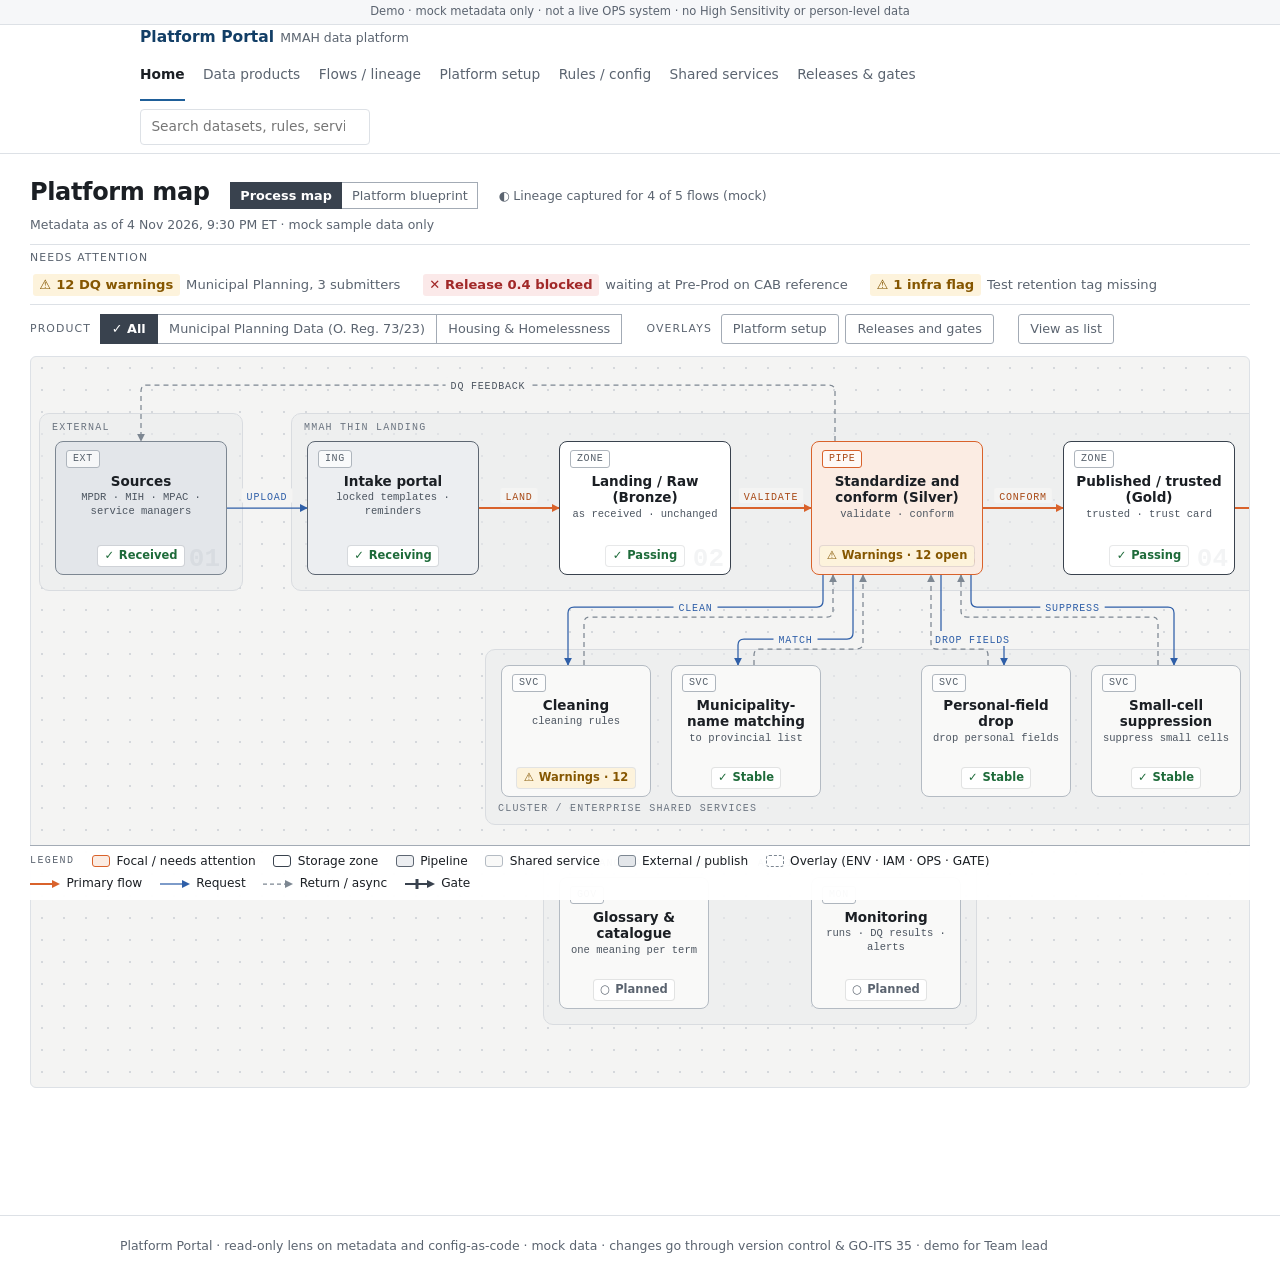
<file: index.html>
<!DOCTYPE html>
<html lang="en">
<head>
  <meta charset="utf-8">
  <meta name="viewport" content="width=device-width, initial-scale=1">
  <link rel="icon" href="data:,">
  <title>Platform map · Platform Portal (demo)</title>
  <link rel="stylesheet" href="css/styles.css">
  <link rel="stylesheet" href="css/map.css">
</head>
<body>
  <a class="skip-link" href="#main">Skip to main content</a>
  <div class="demo-banner" role="status">Demo · mock metadata only · not a live OPS system · no High Sensitivity or person-level data</div>
  <header class="site-header">
    <div class="header-inner">
      <a class="brand" href="index.html">Platform Portal<span class="brand-sub">MMAH data platform</span></a>
      <nav aria-label="Primary">
        <ul class="nav-main">
          <li><a href="index.html" aria-current="page">Home</a></li>
          <li><a href="pages/data-products.html">Data products</a></li>
          <li><a href="pages/flows.html">Flows / lineage</a></li>
          <li><a href="pages/platform-setup.html">Platform setup</a></li>
          <li><a href="pages/rules.html">Rules / config</a></li>
          <li><a href="pages/shared-services.html">Shared services</a></li>
          <li><a href="pages/releases.html">Releases &amp; gates</a></li>
        </ul>
      </nav>
      <div class="search-wrap">
        <label for="global-search" class="sr-only">Search catalog</label>
        <input id="global-search" type="search" placeholder="Search datasets, rules, services…" autocomplete="off" aria-controls="search-results">
        <div id="search-results" class="search-results" role="region" aria-live="polite" hidden></div>
      </div>
    </div>
  </header>

  <!-- Map state lives in the URL (MAP-10): index.html#node=silver&product=mpd&overlays=setup,releases&view=list
       Screenshot alias: index.html?panel=<node-id>&infra=1&release=1. Node ids are listed in js/map-data.js. -->
  <main id="main" class="main main-wide">
    <header class="map-header">
      <h1>Platform map</h1>
      <nav aria-label="Map views">
        <ul class="view-switch">
          <li><a href="index.html" aria-current="page">Process map</a></li>
          <li><a href="pages/blueprint.html">Platform blueprint</a></li>
        </ul>
      </nav>
      <span class="coverage"><span aria-hidden="true">◐</span> Lineage captured for 4 of 5 flows (mock)</span>
      <p class="as-of" data-as-of></p>
    </header>

    <div class="attn-line">
      <span class="attn-cap" id="attn-cap">Needs attention</span>
      <ul id="attn-items" class="attn-items" aria-labelledby="attn-cap"></ul>
    </div>

    <div class="map-toolbar">
      <div class="ctl-group" role="group" aria-labelledby="filter-cap">
        <span class="ctl-label" id="filter-cap">Product</span>
        <span class="seg">
          <button type="button" class="chip-btn" data-product="all" aria-pressed="true">All</button>
          <button type="button" class="chip-btn" data-product="mpd" aria-pressed="false">Municipal Planning Data (O. Reg. 73/23)</button>
          <button type="button" class="chip-btn" data-product="hh" aria-pressed="false">Housing &amp; Homelessness</button>
        </span>
      </div>
      <div class="ctl-group" role="group" aria-labelledby="overlay-cap">
        <span class="ctl-label" id="overlay-cap">Overlays</span>
        <button type="button" class="chip-btn solo" data-overlay="setup" aria-pressed="false">Platform setup</button>
        <button type="button" class="chip-btn solo" data-overlay="releases" aria-pressed="false">Releases and gates</button>
      </div>
      <div class="ctl-group">
        <button type="button" class="chip-btn solo" id="view-list-toggle" aria-pressed="false" aria-controls="map-list">View as list</button>
      </div>
    </div>

    <section class="map-section" aria-labelledby="map-h">
      <h2 id="map-h" class="sr-only">Platform process map</h2>
      <p class="map-scroll-hint"><span aria-hidden="true">↔</span> Scroll sideways to see the whole map</p>
      <div class="map-scroll" id="map-scroll">
        <div class="map-canvas" id="map-canvas" role="group" aria-label="Platform process map, flow order left to right">
          <noscript>
            <ol class="map-list">
              <li><a href="pages/flows.html#node-mpd-bronze">01 Sources → Landing / Raw (Bronze)</a> · ✓ Passing</li>
              <li><a href="pages/flows.html#node-mpd-clean">03 Standardize and conform (Silver)</a> · ⚠ Warnings · 12 open</li>
              <li><a href="pages/shared-services.html">03a–03d Shared services</a> · ✓ Stable</li>
              <li><a href="pages/data-products.html">04 Published / trusted (Gold)</a> · ✓ Passing</li>
              <li>05 Catalogue / publish · ○ Not yet linked</li>
            </ol>
          </noscript>
        </div>
      </div>
      <div id="map-list" hidden></div>

      <div class="map-legend">
        <span class="legend-cap" id="legend-cap">Legend</span>
        <ul class="legend-list" aria-labelledby="legend-cap">
          <li><span class="lg-box lg-focal" aria-hidden="true"></span>Focal / needs attention</li>
          <li><span class="lg-box lg-zone" aria-hidden="true"></span>Storage zone</li>
          <li><span class="lg-box lg-pipe" aria-hidden="true"></span>Pipeline</li>
          <li><span class="lg-box lg-svc" aria-hidden="true"></span>Shared service</li>
          <li><span class="lg-box lg-ext" aria-hidden="true"></span>External / publish</li>
          <li data-legend-overlay hidden><span class="lg-box lg-overlay" aria-hidden="true"></span>Overlay (ENV · IAM · OPS · GATE)</li>
        </ul>
        <ul class="legend-list" aria-label="Edge types">
          <li><svg class="lg-line lg-primary" viewBox="0 0 30 10" aria-hidden="true"><line x1="0" y1="5" x2="24" y2="5"/><path d="M22 1 L30 5 L22 9 z" fill="#d9622b"/></svg>Primary flow</li>
          <li><svg class="lg-line lg-request" viewBox="0 0 30 10" aria-hidden="true"><line x1="0" y1="5" x2="24" y2="5"/><path d="M22 1 L30 5 L22 9 z" fill="#2f5fa8"/></svg>Request</li>
          <li><svg class="lg-line lg-return" viewBox="0 0 30 10" aria-hidden="true"><line x1="0" y1="5" x2="24" y2="5"/><path d="M22 1 L30 5 L22 9 z" fill="#7d8792"/></svg>Return / async</li>
          <li><svg class="lg-line lg-gate" viewBox="0 0 30 10" aria-hidden="true"><line x1="0" y1="5" x2="24" y2="5"/><line x1="12" y1="0" x2="12" y2="10" style="stroke-width:3"/><path d="M22 1 L30 5 L22 9 z" fill="#39424e"/></svg>Gate</li>
        </ul>
      </div>
    </section>
  </main>

  <aside id="map-drawer" class="map-drawer" role="dialog" aria-modal="false" aria-labelledby="drawer-title" hidden inert>
    <div class="drawer-bar">
      <button type="button" class="drawer-close" aria-label="Close details"><span aria-hidden="true">✕</span> Close</button>
    </div>
    <div class="drawer-body"></div>
  </aside>

  <footer class="site-footer">
    <p>Platform Portal · read-only lens on metadata and config-as-code · mock data · changes go through version control &amp; GO-ITS 35 · demo for Team lead</p>
  </footer>
  <script src="js/data.js"></script>
  <script src="js/app.js"></script>
  <script src="js/map-data.js"></script>
  <script src="js/map-data-overlays.js"></script>
  <script src="js/map.js"></script>
  <script src="js/drawer.js"></script>
  <script src="js/map-drawer.js"></script>
</body>
</html>
</file>
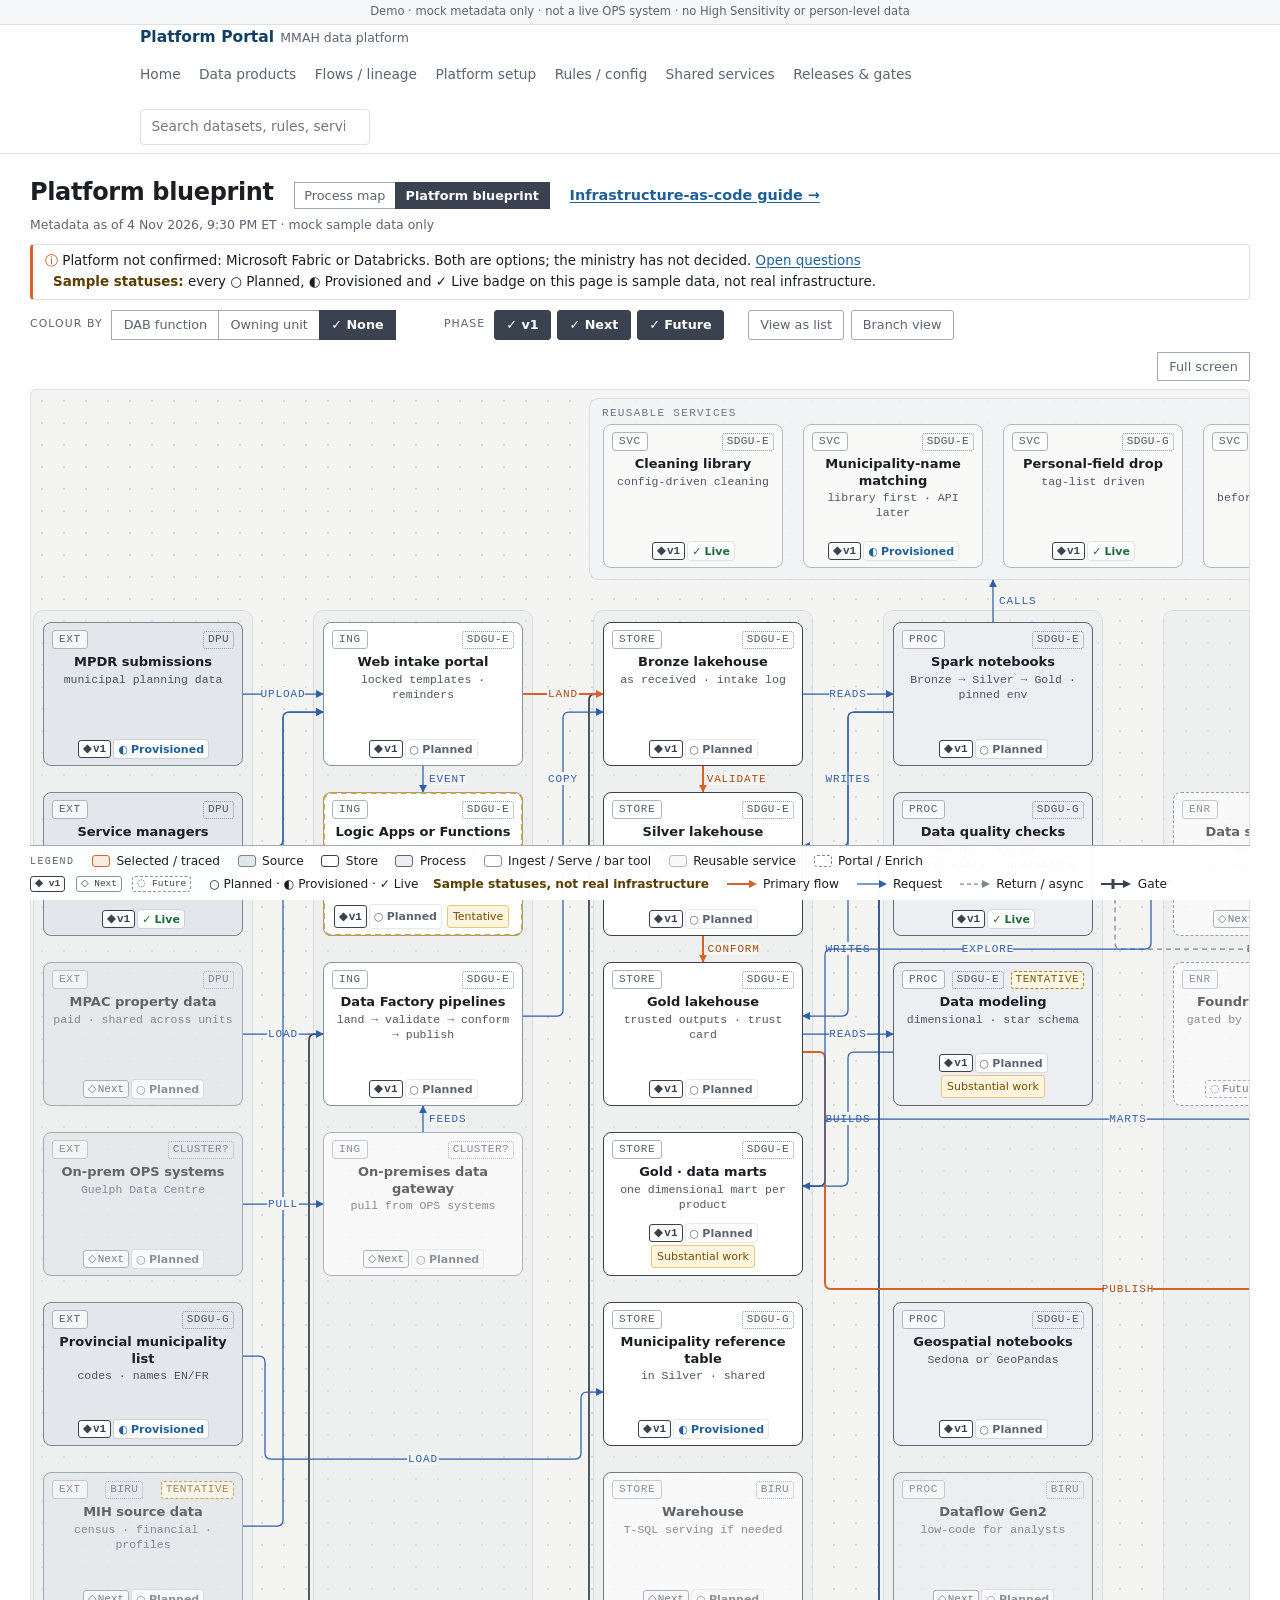
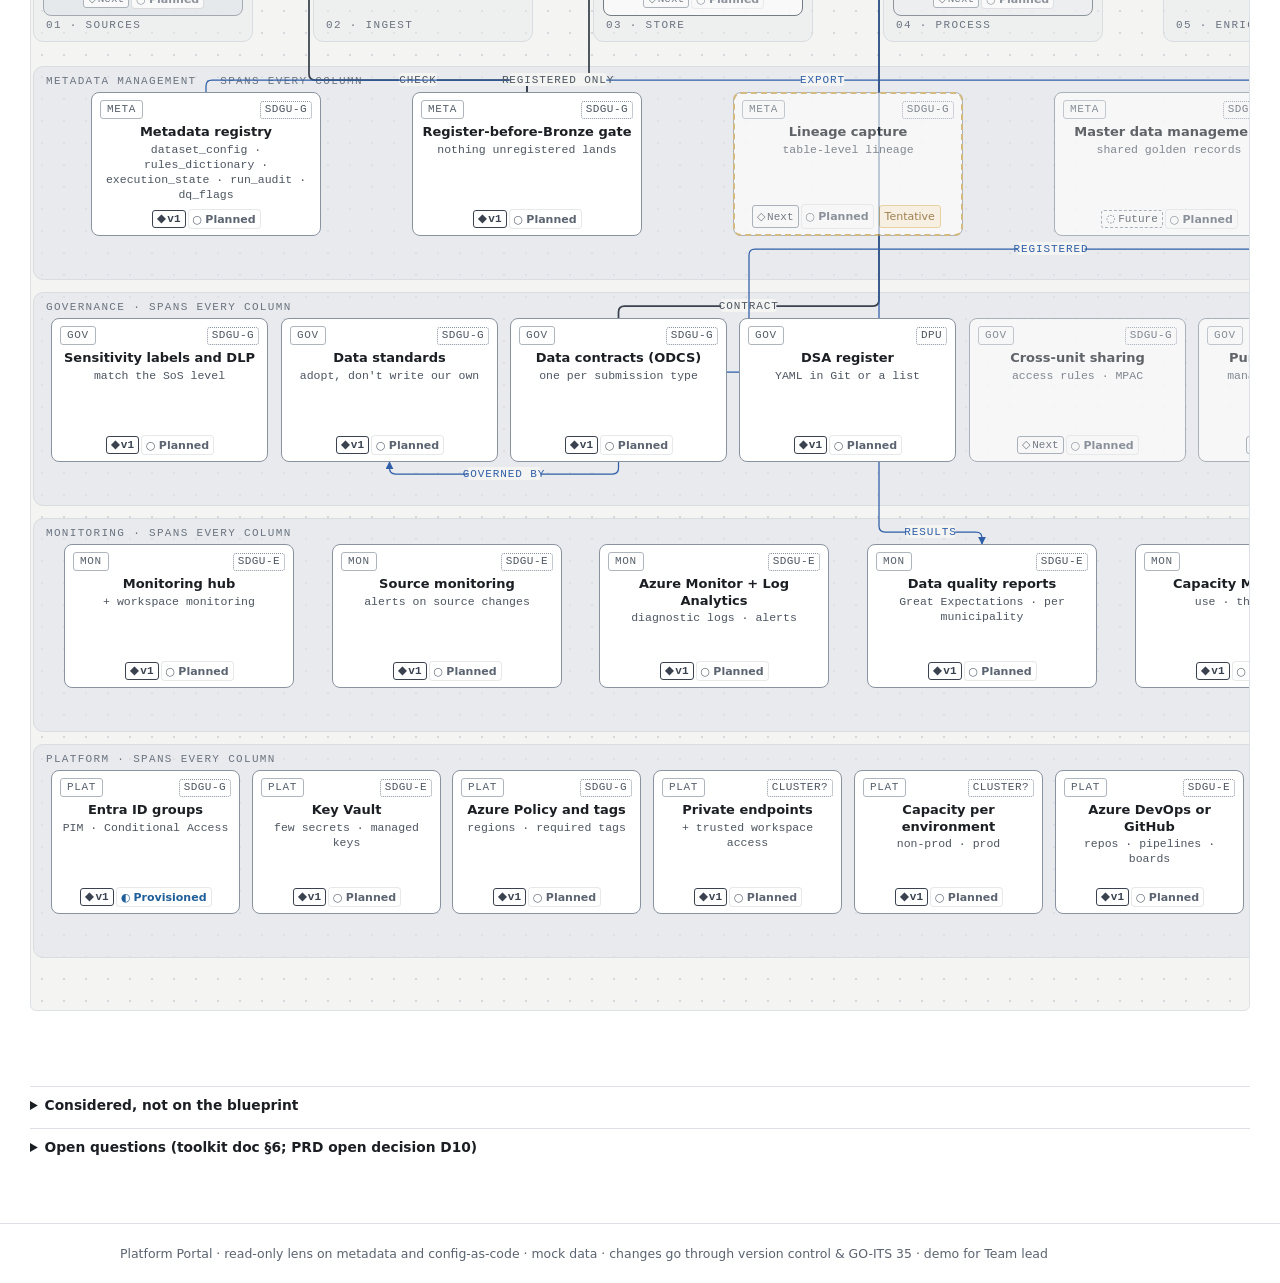
<file: pages/blueprint.html>
<!DOCTYPE html>
<html lang="en">
<head>
  <meta charset="utf-8">
  <meta name="viewport" content="width=device-width, initial-scale=1">
  <link rel="icon" href="data:,">
  <title>Platform blueprint · Platform Portal (demo)</title>
  <link rel="stylesheet" href="../css/styles.css">
  <link rel="stylesheet" href="../css/map.css">
  <link rel="stylesheet" href="../css/blueprint.css">
</head>
<body>
  <a class="skip-link" href="#main">Skip to main content</a>
  <div class="demo-banner" role="status">Demo · mock metadata only · not a live OPS system · no High Sensitivity or person-level data</div>
  <header class="site-header">
    <div class="header-inner">
      <a class="brand" href="../index.html">Platform Portal<span class="brand-sub">MMAH data platform</span></a>
      <nav aria-label="Primary">
        <ul class="nav-main">
          <li><a href="../index.html">Home</a></li>
          <li><a href="data-products.html">Data products</a></li>
          <li><a href="flows.html">Flows / lineage</a></li>
          <li><a href="platform-setup.html">Platform setup</a></li>
          <li><a href="rules.html">Rules / config</a></li>
          <li><a href="shared-services.html">Shared services</a></li>
          <li><a href="releases.html">Releases &amp; gates</a></li>
        </ul>
      </nav>
      <div class="search-wrap">
        <label for="global-search" class="sr-only">Search catalog</label>
        <input id="global-search" type="search" placeholder="Search datasets, rules, services…" autocomplete="off" aria-controls="search-results">
        <div id="search-results" class="search-results" role="region" aria-live="polite" hidden></div>
      </div>
    </div>
  </header>

  <!-- Rendered from the toolkit manifest config/toolkit.yaml (built into js/toolkit-manifest.generated.js by scripts/build_toolkit.py). Permalink:
       blueprint.html#node=<id>&colour=<function|unit|none>&value=<id>&box=<box>&phases=v1,next,future&view=<list|branch> -->
  <main id="main" class="main main-wide">
    <header class="map-header">
      <h1>Platform blueprint</h1>
      <nav aria-label="Map views">
        <ul class="view-switch">
          <li><a href="../index.html">Process map</a></li>
          <li><a href="blueprint.html" aria-current="page">Platform blueprint</a></li>
        </ul>
      </nav>
      <p class="bp-iac-link"><a href="iac-guide.html">Infrastructure-as-code guide →</a></p>
      <p class="as-of" data-as-of></p>
    </header>

    <p class="bp-banner" id="bp-banner" role="note"><span class="bp-banner-icon" aria-hidden="true">ⓘ</span> <span data-banner-text></span> <a data-banner-link href="#open-questions"></a><br><strong class="bp-sample-note">Sample statuses:</strong> every ○ Planned, ◐ Provisioned and ✓ Live badge on this page is sample data, not real infrastructure.</p>

    <div class="map-toolbar">
      <div class="ctl-group" role="group" aria-labelledby="colour-cap">
        <span class="ctl-label" id="colour-cap">Colour by</span>
        <span class="seg">
          <button type="button" class="chip-btn" data-colour="function" aria-pressed="false">DAB function</button>
          <button type="button" class="chip-btn" data-colour="unit" aria-pressed="false">Owning unit</button>
          <button type="button" class="chip-btn" data-colour="none" aria-pressed="true">None</button>
        </span>
      </div>
      <div class="ctl-group" id="bp-values" hidden></div>
      <div class="ctl-group" role="group" aria-labelledby="phase-cap">
        <span class="ctl-label" id="phase-cap">Phase</span>
        <button type="button" class="chip-btn solo" data-phase="v1" aria-pressed="true">v1</button>
        <button type="button" class="chip-btn solo" data-phase="next" aria-pressed="true">Next</button>
        <button type="button" class="chip-btn solo" data-phase="future" aria-pressed="true">Future</button>
      </div>
      <div class="ctl-group">
        <button type="button" class="chip-btn solo" id="bp-view-list" aria-pressed="false" aria-controls="bp-list">View as list</button>
        <button type="button" class="chip-btn solo" id="bp-view-branch" aria-pressed="false" aria-controls="bp-list">Branch view</button>
      </div>
    </div>

    <section class="map-section" aria-labelledby="bp-h">
      <h2 id="bp-h" class="sr-only">Platform blueprint map</h2>
      <p class="map-scroll-hint"><span aria-hidden="true">↔</span> Scroll sideways to see the whole blueprint</p>
      <div class="bp-view-ctl">
        <button type="button" class="chip-btn solo" id="bp-fullscreen" aria-pressed="false" aria-controls="bp-scroll">Full screen</button>
      </div>
      <div class="map-scroll" id="bp-scroll">
        <div class="map-canvas" id="bp-canvas" role="group" aria-label="Platform blueprint: columns Sources to Serve, then side containers, then Governance, Monitoring and Platform bars">
          <noscript><p class="drawer-note">The blueprint is rendered from the toolkit manifest and needs JavaScript.</p></noscript>
        </div>
      </div>
      <div id="bp-list" class="bp-list" hidden></div>

      <div class="map-legend">
        <span class="legend-cap" id="bp-legend-cap">Legend</span>
        <ul class="legend-list" aria-labelledby="bp-legend-cap">
          <li><span class="lg-box lg-focal" aria-hidden="true"></span>Selected / traced</li>
          <li><span class="lg-box lg-ext" aria-hidden="true"></span>Source</li>
          <li><span class="lg-box lg-zone" aria-hidden="true"></span>Store</li>
          <li><span class="lg-box lg-pipe" aria-hidden="true"></span>Process</li>
          <li><span class="lg-box lg-tool" aria-hidden="true"></span>Ingest / Serve / bar tool</li>
          <li><span class="lg-box lg-svc" aria-hidden="true"></span>Reusable service</li>
          <li><span class="lg-box lg-overlay" aria-hidden="true"></span>Portal / Enrich</li>
        </ul>
        <ul class="legend-list" aria-label="Phase and status badges">
          <li><span class="badge-phase phase-v1">◆ v1</span><span class="badge-phase phase-next">◇ Next</span><span class="badge-phase phase-future">◌ Future</span></li>
          <li>○ Planned · ◐ Provisioned · ✓ Live <strong class="bp-sample-note">Sample statuses, not real infrastructure</strong></li>
        </ul>
        <ul class="legend-list" aria-label="Edge types">
          <li><svg class="lg-line lg-primary" viewBox="0 0 30 10" aria-hidden="true"><line x1="0" y1="5" x2="24" y2="5"/><path d="M22 1 L30 5 L22 9 z" fill="#d9622b"/></svg>Primary flow</li>
          <li><svg class="lg-line lg-request" viewBox="0 0 30 10" aria-hidden="true"><line x1="0" y1="5" x2="24" y2="5"/><path d="M22 1 L30 5 L22 9 z" fill="#2f5fa8"/></svg>Request</li>
          <li><svg class="lg-line lg-return" viewBox="0 0 30 10" aria-hidden="true"><line x1="0" y1="5" x2="24" y2="5"/><path d="M22 1 L30 5 L22 9 z" fill="#7d8792"/></svg>Return / async</li>
          <li><svg class="lg-line lg-gate" viewBox="0 0 30 10" aria-hidden="true"><line x1="0" y1="5" x2="24" y2="5"/><line x1="12" y1="0" x2="12" y2="10" style="stroke-width:3"/><path d="M22 1 L30 5 L22 9 z" fill="#39424e"/></svg>Gate</li>
        </ul>
        <ul class="legend-list" id="bp-legend-colour" aria-label="Colour key" hidden></ul>
      </div>
    </section>

    <details class="bp-details">
      <summary>Considered, not on the blueprint</summary>
      <ul id="bp-considered" class="bp-plain"></ul>
    </details>
    <details class="bp-details" id="open-questions">
      <summary>Open questions (toolkit doc §6; PRD open decision D10)</summary>
      <ol id="bp-oq" class="bp-plain"></ol>
    </details>
  </main>

  <aside id="map-drawer" class="map-drawer" role="dialog" aria-modal="false" aria-labelledby="drawer-title" hidden inert>
    <div class="drawer-bar">
      <button type="button" class="drawer-close" aria-label="Close details"><span aria-hidden="true">✕</span> Close</button>
    </div>
    <div class="drawer-body"></div>
  </aside>

  <footer class="site-footer">
    <p>Platform Portal · read-only lens on metadata and config-as-code · mock data · changes go through version control &amp; GO-ITS 35 · demo for Team lead</p>
  </footer>
  <script src="../js/data.js"></script>
  <script src="../js/app.js"></script>
  <script src="../js/map-data.js"></script>
  <script src="../js/map-data-overlays.js"></script>
  <script src="../js/toolkit-manifest.generated.js"></script>
  <script src="../js/blueprint.js"></script>
  <script src="../js/drawer.js"></script>
  <script src="../js/blueprint-drawer.js"></script>
</body>
</html>
</file>
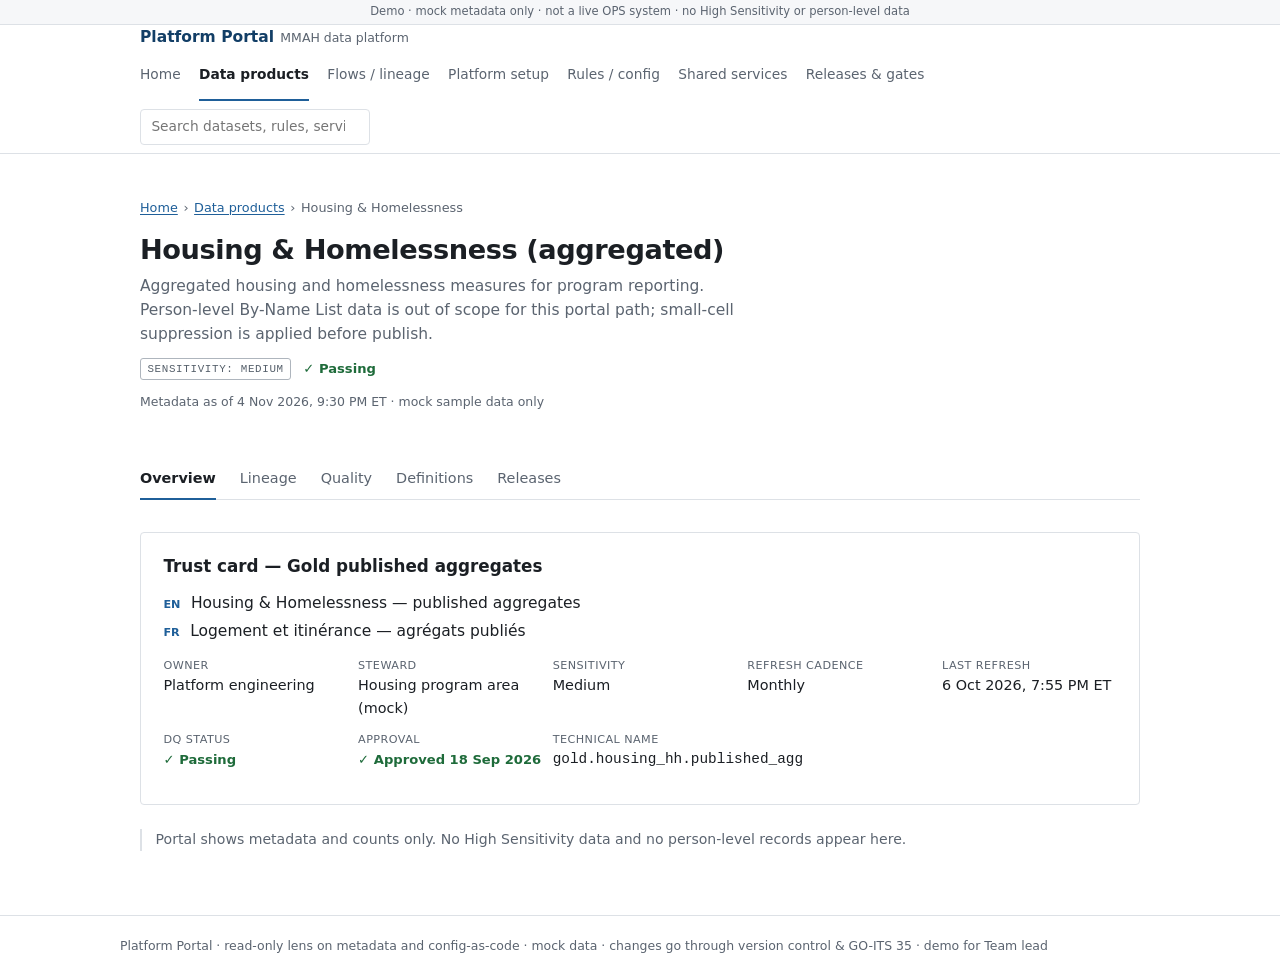
<file: pages/data-product-housing.html>
<!DOCTYPE html>
<html lang="en">
<head>
  <meta charset="utf-8">
  <meta name="viewport" content="width=device-width, initial-scale=1">
  <link rel="icon" href="data:,">
  <title>Housing &amp; Homelessness · Platform Portal (demo)</title>
  <link rel="stylesheet" href="../css/styles.css">
</head>
<body>
  <a class="skip-link" href="#main">Skip to main content</a>
  <div class="demo-banner" role="status">Demo · mock metadata only · not a live OPS system · no High Sensitivity or person-level data</div>
  <header class="site-header">
    <div class="header-inner">
      <a class="brand" href="../index.html">Platform Portal<span class="brand-sub">MMAH data platform</span></a>
      <nav aria-label="Primary">
        <ul class="nav-main">
          <li><a href="../index.html">Home</a></li>
          <li><a href="data-products.html" aria-current="page">Data products</a></li>
          <li><a href="flows.html">Flows / lineage</a></li>
          <li><a href="platform-setup.html">Platform setup</a></li>
          <li><a href="rules.html">Rules / config</a></li>
          <li><a href="shared-services.html">Shared services</a></li>
          <li><a href="releases.html">Releases &amp; gates</a></li>
        </ul>
      </nav>
      <div class="search-wrap">
        <label for="global-search" class="sr-only">Search catalog</label>
        <input id="global-search" type="search" placeholder="Search datasets, rules, services…" autocomplete="off" aria-controls="search-results">
        <div id="search-results" class="search-results" role="region" aria-live="polite" hidden></div>
      </div>
    </div>
  </header>

  <main id="main" class="main">
    <nav class="breadcrumb" aria-label="Breadcrumb">
      <ol>
        <li><a href="../index.html">Home</a></li>
        <li><a href="data-products.html">Data products</a></li>
        <li aria-current="page">Housing &amp; Homelessness</li>
      </ol>
    </nav>
    <header class="page-header">
      <h1>Housing &amp; Homelessness (aggregated)</h1>
      <p class="page-lede">Aggregated housing and homelessness measures for program reporting. Person-level By-Name List data is out of scope for this portal path; small-cell suppression is applied before publish.</p>
      <p class="meta-line"><span class="tag">Sensitivity: Medium</span> <span class="status status-ok"><span class="icon" aria-hidden="true">✓</span> Passing</span></p>
      <p class="as-of" data-as-of></p>
    </header>

    <div data-tabs>
      <ul class="tabs" role="tablist" aria-label="Product sections">
        <li><button role="tab" id="tab-overview" aria-controls="panel-overview" aria-selected="true">Overview</button></li>
        <li><button role="tab" id="tab-lineage" aria-controls="panel-lineage" aria-selected="false" tabindex="-1">Lineage</button></li>
        <li><button role="tab" id="tab-quality" aria-controls="panel-quality" aria-selected="false" tabindex="-1">Quality</button></li>
        <li><button role="tab" id="tab-defs" aria-controls="panel-defs" aria-selected="false" tabindex="-1">Definitions</button></li>
        <li><button role="tab" id="tab-releases" aria-controls="panel-releases" aria-selected="false" tabindex="-1">Releases</button></li>
      </ul>

      <div role="tabpanel" id="panel-overview" aria-labelledby="tab-overview">
        <article class="card">
          <h2>Trust card — Gold published aggregates</h2>
          <div class="bilingual">
            <div><span class="lang">EN</span> Housing &amp; Homelessness — published aggregates</div>
            <div><span class="lang">FR</span> Logement et itinérance — agrégats publiés</div>
          </div>
          <dl class="facts">
            <div><dt>Owner</dt><dd>Platform engineering</dd></div>
            <div><dt>Steward</dt><dd>Housing program area (mock)</dd></div>
            <div><dt>Sensitivity</dt><dd>Medium</dd></div>
            <div><dt>Refresh cadence</dt><dd>Monthly</dd></div>
            <div><dt>Last refresh</dt><dd>6 Oct 2026, 7:55 PM ET</dd></div>
            <div><dt>DQ status</dt><dd><span class="status status-ok"><span class="icon" aria-hidden="true">✓</span> Passing</span></dd></div>
            <div><dt>Approval</dt><dd><span class="status status-ok"><span class="icon" aria-hidden="true">✓</span> Approved 18 Sep 2026</span></dd></div>
            <div><dt>Technical name</dt><dd class="mono">gold.housing_hh.published_agg</dd></div>
          </dl>
        </article>
        <p class="note">Portal shows metadata and counts only. No High Sensitivity data and no person-level records appear here.</p>
      </div>

      <div role="tabpanel" id="panel-lineage" aria-labelledby="tab-lineage" hidden>
        <p>Aggregated extracts → personal-field drop → Silver standard aggregates → small-cell suppression → Gold published aggregates. <a href="flows.html#node-hh-gold">Open full swimlane →</a></p>
      </div>

      <div role="tabpanel" id="panel-quality" aria-labelledby="tab-quality" hidden>
        <div class="table-wrap">
          <table class="data">
            <caption class="sr-only">Latest DQ rule results</caption>
            <thead><tr><th scope="col">Rule</th><th scope="col">Latest run</th><th scope="col">Result</th><th scope="col">Config</th></tr></thead>
            <tbody>
              <tr>
                <td>Small-cell suppression (n&lt;5)</td>
                <td>6 Oct 2026, 7:55 PM ET</td>
                <td><span class="status status-ok"><span class="icon" aria-hidden="true">✓</span> Passing</span></td>
                <td><a href="rules.html#rule-small-cell">dq.suppression.small_cell_n5</a></td>
              </tr>
              <tr>
                <td>Personal-field drop coverage</td>
                <td>6 Oct 2026, 7:40 PM ET</td>
                <td><span class="status status-ok"><span class="icon" aria-hidden="true">✓</span> Passing</span></td>
                <td><a href="shared-services.html#svc-pi-drop">svc.personal_field_drop</a></td>
              </tr>
            </tbody>
          </table>
        </div>
      </div>

      <div role="tabpanel" id="panel-defs" aria-labelledby="tab-defs" hidden>
        <h2 class="subhead">Shelter occupancy rate (aggregate measure)</h2>
        <div class="bilingual">
          <div><span class="lang">EN</span> Share of funded shelter beds occupied on the reference night, reported as an aggregate percentage by service manager region. Cells below the suppression threshold are withheld.</div>
          <div><span class="lang">FR</span> Part des lits d’hébergement financés occupés lors de la nuit de référence, déclarée en pourcentage agrégé par région du gestionnaire de services. Les cellules sous le seuil de suppression sont retenues.</div>
        </div>
      </div>

      <div role="tabpanel" id="panel-releases" aria-labelledby="tab-releases" hidden>
        <p><span class="status status-ok"><span class="icon" aria-hidden="true">✓</span> Sample: Live</span> · <strong>Release 0.3</strong> in Prod since 29 Sep 2026. <a href="releases.html#rel-03">Gate checklist →</a></p>
      </div>
    </div>
  </main>

  <footer class="site-footer">
    <p>Platform Portal · read-only lens on metadata and config-as-code · mock data · changes go through version control &amp; GO-ITS 35 · demo for Team lead</p>
  </footer>
  <script src="../js/data.js"></script>
  <script src="../js/app.js"></script>
</body>
</html>
</file>
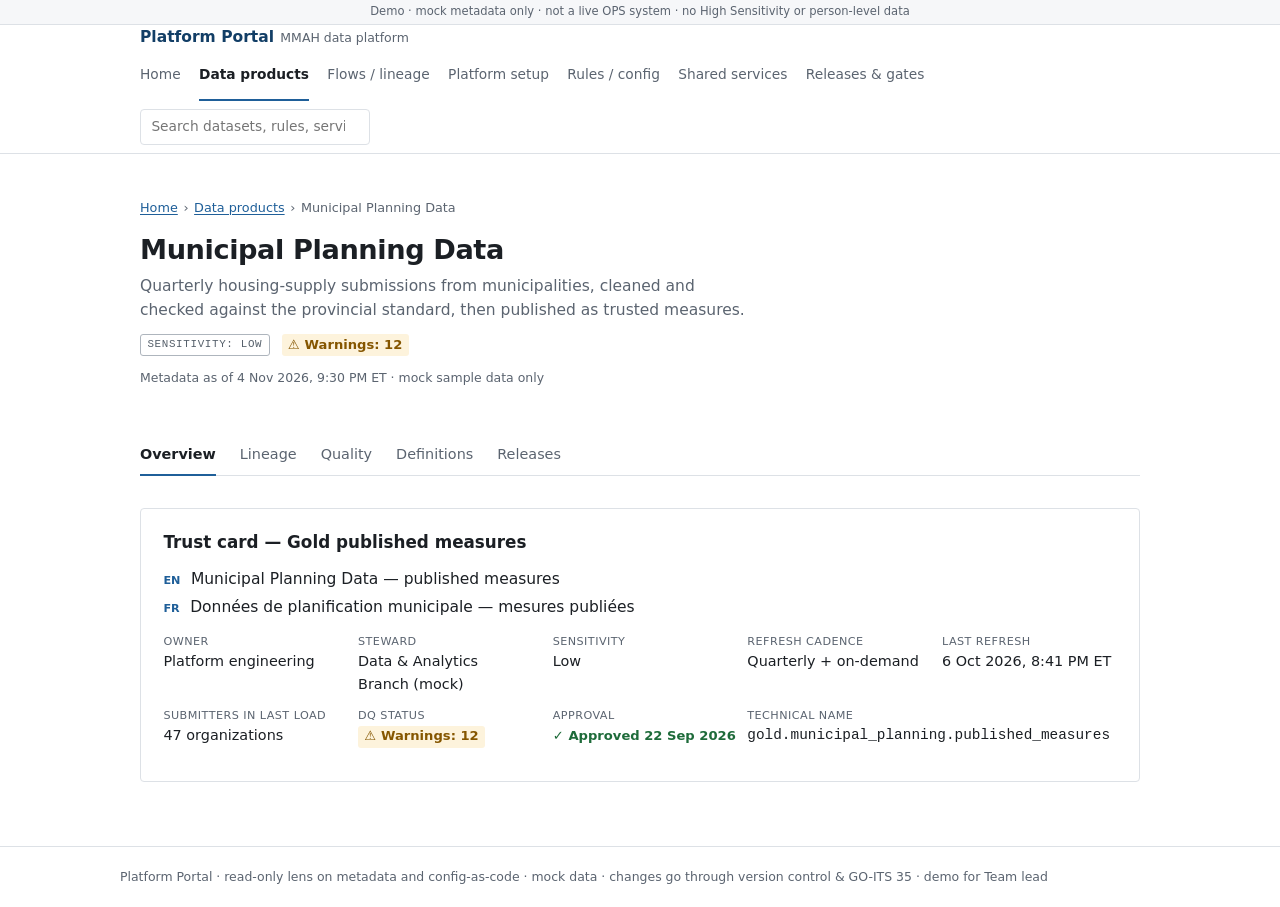
<file: pages/data-product-municipal.html>
<!DOCTYPE html>
<html lang="en">
<head>
  <meta charset="utf-8">
  <meta name="viewport" content="width=device-width, initial-scale=1">
  <link rel="icon" href="data:,">
  <title>Municipal Planning Data · Platform Portal (demo)</title>
  <link rel="stylesheet" href="../css/styles.css">
</head>
<body>
  <a class="skip-link" href="#main">Skip to main content</a>
  <div class="demo-banner" role="status">Demo · mock metadata only · not a live OPS system · no High Sensitivity or person-level data</div>
  <header class="site-header">
    <div class="header-inner">
      <a class="brand" href="../index.html">Platform Portal<span class="brand-sub">MMAH data platform</span></a>
      <nav aria-label="Primary">
        <ul class="nav-main">
          <li><a href="../index.html">Home</a></li>
          <li><a href="data-products.html" aria-current="page">Data products</a></li>
          <li><a href="flows.html">Flows / lineage</a></li>
          <li><a href="platform-setup.html">Platform setup</a></li>
          <li><a href="rules.html">Rules / config</a></li>
          <li><a href="shared-services.html">Shared services</a></li>
          <li><a href="releases.html">Releases &amp; gates</a></li>
        </ul>
      </nav>
      <div class="search-wrap">
        <label for="global-search" class="sr-only">Search catalog</label>
        <input id="global-search" type="search" placeholder="Search datasets, rules, services…" autocomplete="off" aria-controls="search-results">
        <div id="search-results" class="search-results" role="region" aria-live="polite" hidden></div>
      </div>
    </div>
  </header>

  <main id="main" class="main">
    <nav class="breadcrumb" aria-label="Breadcrumb">
      <ol>
        <li><a href="../index.html">Home</a></li>
        <li><a href="data-products.html">Data products</a></li>
        <li aria-current="page">Municipal Planning Data</li>
      </ol>
    </nav>
    <header class="page-header">
      <h1>Municipal Planning Data</h1>
      <p class="page-lede">Quarterly housing-supply submissions from municipalities, cleaned and checked against the provincial standard, then published as trusted measures.</p>
      <p class="meta-line"><span class="tag">Sensitivity: Low</span> <span class="status status-warn"><span class="icon" aria-hidden="true">⚠</span> Warnings: 12</span></p>
      <p class="as-of" data-as-of></p>
    </header>

    <div data-tabs>
      <ul class="tabs" role="tablist" aria-label="Product sections">
        <li><button role="tab" id="tab-overview" aria-controls="panel-overview" aria-selected="true">Overview</button></li>
        <li><button role="tab" id="tab-lineage" aria-controls="panel-lineage" aria-selected="false" tabindex="-1">Lineage</button></li>
        <li><button role="tab" id="tab-quality" aria-controls="panel-quality" aria-selected="false" tabindex="-1">Quality</button></li>
        <li><button role="tab" id="tab-defs" aria-controls="panel-defs" aria-selected="false" tabindex="-1">Definitions</button></li>
        <li><button role="tab" id="tab-releases" aria-controls="panel-releases" aria-selected="false" tabindex="-1">Releases</button></li>
      </ul>

      <div role="tabpanel" id="panel-overview" aria-labelledby="tab-overview">
        <article class="card">
          <h2>Trust card — Gold published measures</h2>
          <div class="bilingual">
            <div><span class="lang">EN</span> Municipal Planning Data — published measures</div>
            <div><span class="lang">FR</span> Données de planification municipale — mesures publiées</div>
          </div>
          <dl class="facts">
            <div><dt>Owner</dt><dd>Platform engineering</dd></div>
            <div><dt>Steward</dt><dd>Data &amp; Analytics Branch (mock)</dd></div>
            <div><dt>Sensitivity</dt><dd>Low</dd></div>
            <div><dt>Refresh cadence</dt><dd>Quarterly + on-demand</dd></div>
            <div><dt>Last refresh</dt><dd>6 Oct 2026, 8:41 PM ET</dd></div>
            <div><dt>Submitters in last load</dt><dd>47 organizations</dd></div>
            <div><dt>DQ status</dt><dd><a href="#dq"><span class="status status-warn"><span class="icon" aria-hidden="true">⚠</span> Warnings: 12</span></a></dd></div>
            <div><dt>Approval</dt><dd><span class="status status-ok"><span class="icon" aria-hidden="true">✓</span> Approved 22 Sep 2026</span></dd></div>
            <div><dt>Technical name</dt><dd class="mono">gold.municipal_planning.published_measures</dd></div>
          </dl>
        </article>
      </div>

      <div role="tabpanel" id="panel-lineage" aria-labelledby="tab-lineage" hidden>
        <p>Municipal quarterly submissions → clean / validate shared service → Silver conformed tables → Gold published measures. <a href="flows.html#node-mpd-gold">Open full swimlane →</a></p>
        <div class="table-wrap">
          <table class="data">
            <caption class="sr-only">Lineage steps for Municipal Planning Data</caption>
            <thead><tr><th scope="col">Step</th><th scope="col">Layer</th><th scope="col">Object</th><th scope="col">Status</th></tr></thead>
            <tbody>
              <tr><td>1 · Load</td><td>Raw (as received) / Bronze</td><td>Municipal quarterly submissions</td><td><span class="status status-ok"><span class="icon" aria-hidden="true">✓</span> Passing</span></td></tr>
              <tr><td>2 · Transform</td><td>Shared service</td><td><a href="flows.html#node-mpd-clean">Clean / validate</a></td><td><span class="status status-warn"><span class="icon" aria-hidden="true">⚠</span> Warnings: 12</span></td></tr>
              <tr><td>3 · Transform</td><td>Standardized / Silver</td><td>Conformed tables + municipality match</td><td><span class="status status-ok"><span class="icon" aria-hidden="true">✓</span> Passing</span></td></tr>
              <tr><td>4 · Extract / publish</td><td>Published / Gold</td><td>Published measures</td><td><span class="status status-ok"><span class="icon" aria-hidden="true">✓</span> Passing</span></td></tr>
            </tbody>
          </table>
        </div>
      </div>

      <div role="tabpanel" id="panel-quality" aria-labelledby="tab-quality" hidden>
        <section class="section" aria-labelledby="rules-h">
          <h2 id="rules-h">Rule results</h2>
          <div class="table-wrap">
            <table class="data">
              <caption class="sr-only">Latest DQ rule results</caption>
              <thead><tr><th scope="col">Rule</th><th scope="col">Latest run</th><th scope="col">Result</th><th scope="col">Config</th></tr></thead>
              <tbody>
                <tr>
                  <td>Schema / code-list check</td>
                  <td>6 Oct 2026, 8:41 PM ET</td>
                  <td><span class="status status-warn"><span class="icon" aria-hidden="true">⚠</span> Warnings: 12</span></td>
                  <td><a href="rules.html#rule-schema-mpd">dq.mpd.schema_codelist_v1.4</a></td>
                </tr>
                <tr>
                  <td>Municipality-name match rate</td>
                  <td>6 Oct 2026, 8:41 PM ET</td>
                  <td><span class="status status-ok"><span class="icon" aria-hidden="true">✓</span> Passing</span></td>
                  <td><a href="rules.html#rule-match-muni">match.municipality_name.threshold</a></td>
                </tr>
                <tr>
                  <td>Data contract conformance</td>
                  <td>6 Oct 2026, 8:12 PM ET</td>
                  <td><span class="status status-ok"><span class="icon" aria-hidden="true">✓</span> Passing</span></td>
                  <td><a href="rules.html#rule-contract-mpd">contract.mpd.ingest_v2</a></td>
                </tr>
              </tbody>
            </table>
          </div>
        </section>

        <section class="section" id="dq" aria-labelledby="dq-h">
          <h2 id="dq-h">Open DQ exceptions <span class="status status-warn"><span class="icon" aria-hidden="true">⚠</span> 12 open</span></h2>
          <p class="muted">From <a href="rules.html#rule-schema-mpd">schema / code-list check</a> on the latest load. Counts by exception type and submitting organization only. <a href="flows.html#node-mpd-clean">Trace in lineage →</a></p>
          <div class="table-wrap">
            <table class="data">
              <caption class="sr-only">Open DQ exceptions by type</caption>
              <thead><tr><th scope="col">Exception</th><th scope="col">Open</th><th scope="col">Submitting orgs affected</th><th scope="col">First seen</th></tr></thead>
              <tbody>
                <tr><td>Code-list mismatch — dwelling type</td><td>5</td><td>3</td><td>6 Oct 2026</td></tr>
                <tr><td>Missing reporting-period key</td><td>4</td><td>2</td><td>6 Oct 2026</td></tr>
                <tr><td>Unexpected column in submission</td><td>3</td><td>1</td><td>29 Sep 2026</td></tr>
              </tbody>
            </table>
          </div>
        </section>
      </div>

      <div role="tabpanel" id="panel-defs" aria-labelledby="tab-defs" hidden>
        <h2 class="subhead">Housing starts (measure)</h2>
        <div class="bilingual">
          <div><span class="lang">EN</span> Number of new residential units for which construction has begun in the reporting period, as reported by the municipality under the provincial submission standard.</div>
          <div><span class="lang">FR</span> Nombre de nouvelles unités résidentielles dont la construction a commencé au cours de la période de déclaration, tel que déclaré par la municipalité selon la norme de soumission provinciale.</div>
        </div>
        <p class="muted">Defined in: <a class="defined-in" href="rules.html#rule-biz-housing-starts">config/biz/housing_starts.yaml@ae6d90e</a></p>
      </div>

      <div role="tabpanel" id="panel-releases" aria-labelledby="tab-releases" hidden>
        <p><span class="status status-info"><span class="icon" aria-hidden="true">◎</span> Waiting</span> <strong>Release 0.4</strong> at Pre-Prod — CAB reference outstanding. <a href="releases.html#rel-04">Gate checklist →</a></p>
      </div>
    </div>
  </main>

  <footer class="site-footer">
    <p>Platform Portal · read-only lens on metadata and config-as-code · mock data · changes go through version control &amp; GO-ITS 35 · demo for Team lead</p>
  </footer>
  <script src="../js/data.js"></script>
  <script src="../js/app.js"></script>
</body>
</html>
</file>
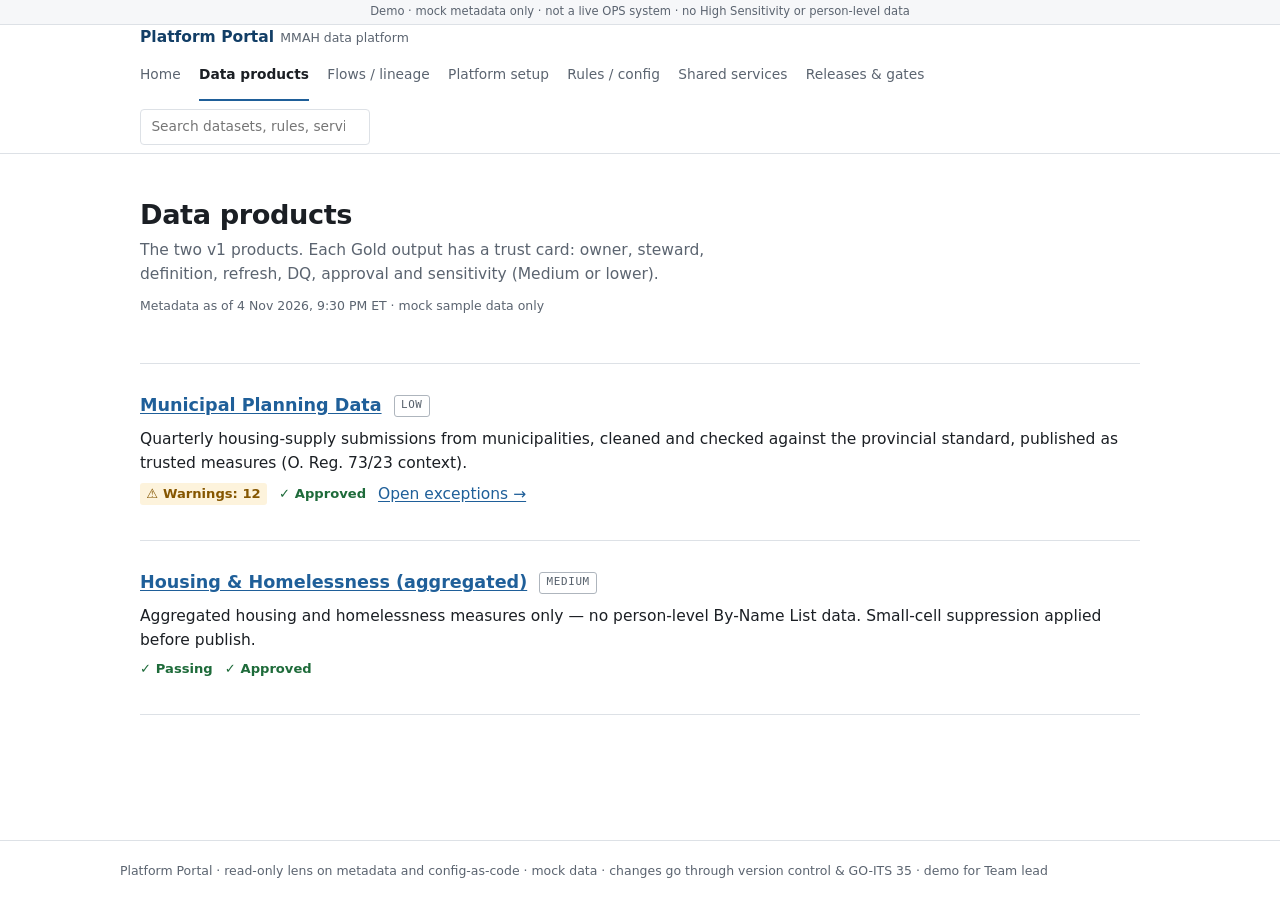
<file: pages/data-products.html>
<!DOCTYPE html>
<html lang="en">
<head>
  <meta charset="utf-8">
  <meta name="viewport" content="width=device-width, initial-scale=1">
  <link rel="icon" href="data:,">
  <title>Data products · Platform Portal (demo)</title>
  <link rel="stylesheet" href="../css/styles.css">
</head>
<body>
  <a class="skip-link" href="#main">Skip to main content</a>
  <div class="demo-banner" role="status">Demo · mock metadata only · not a live OPS system · no High Sensitivity or person-level data</div>
  <header class="site-header">
    <div class="header-inner">
      <a class="brand" href="../index.html">Platform Portal<span class="brand-sub">MMAH data platform</span></a>
      <nav aria-label="Primary">
        <ul class="nav-main">
          <li><a href="../index.html">Home</a></li>
          <li><a href="data-products.html" aria-current="page">Data products</a></li>
          <li><a href="flows.html">Flows / lineage</a></li>
          <li><a href="platform-setup.html">Platform setup</a></li>
          <li><a href="rules.html">Rules / config</a></li>
          <li><a href="shared-services.html">Shared services</a></li>
          <li><a href="releases.html">Releases &amp; gates</a></li>
        </ul>
      </nav>
      <div class="search-wrap">
        <label for="global-search" class="sr-only">Search catalog</label>
        <input id="global-search" type="search" placeholder="Search datasets, rules, services…" autocomplete="off" aria-controls="search-results">
        <div id="search-results" class="search-results" role="region" aria-live="polite" hidden></div>
      </div>
    </div>
  </header>

  <main id="main" class="main">
    <header class="page-header">
      <h1>Data products</h1>
      <p class="page-lede">The two v1 products. Each Gold output has a trust card: owner, steward, definition, refresh, DQ, approval and sensitivity (Medium or lower).</p>
      <p class="as-of" data-as-of></p>
    </header>

    <article class="entry">
      <h2><a href="data-product-municipal.html">Municipal Planning Data</a> <span class="tag">Low</span></h2>
      <p>Quarterly housing-supply submissions from municipalities, cleaned and checked against the provincial standard, published as trusted measures (O. Reg. 73/23 context).</p>
      <p class="meta-line">
        <span class="status status-warn"><span class="icon" aria-hidden="true">⚠</span> Warnings: 12</span>
        <span class="status status-ok"><span class="icon" aria-hidden="true">✓</span> Approved</span>
        <a href="data-product-municipal.html#dq">Open exceptions →</a>
      </p>
    </article>
    <article class="entry">
      <h2><a href="data-product-housing.html">Housing &amp; Homelessness (aggregated)</a> <span class="tag">Medium</span></h2>
      <p>Aggregated housing and homelessness measures only — no person-level By-Name List data. Small-cell suppression applied before publish.</p>
      <p class="meta-line">
        <span class="status status-ok"><span class="icon" aria-hidden="true">✓</span> Passing</span>
        <span class="status status-ok"><span class="icon" aria-hidden="true">✓</span> Approved</span>
      </p>
    </article>
  </main>

  <footer class="site-footer">
    <p>Platform Portal · read-only lens on metadata and config-as-code · mock data · changes go through version control &amp; GO-ITS 35 · demo for Team lead</p>
  </footer>
  <script src="../js/data.js"></script>
  <script src="../js/app.js"></script>
</body>
</html>
</file>
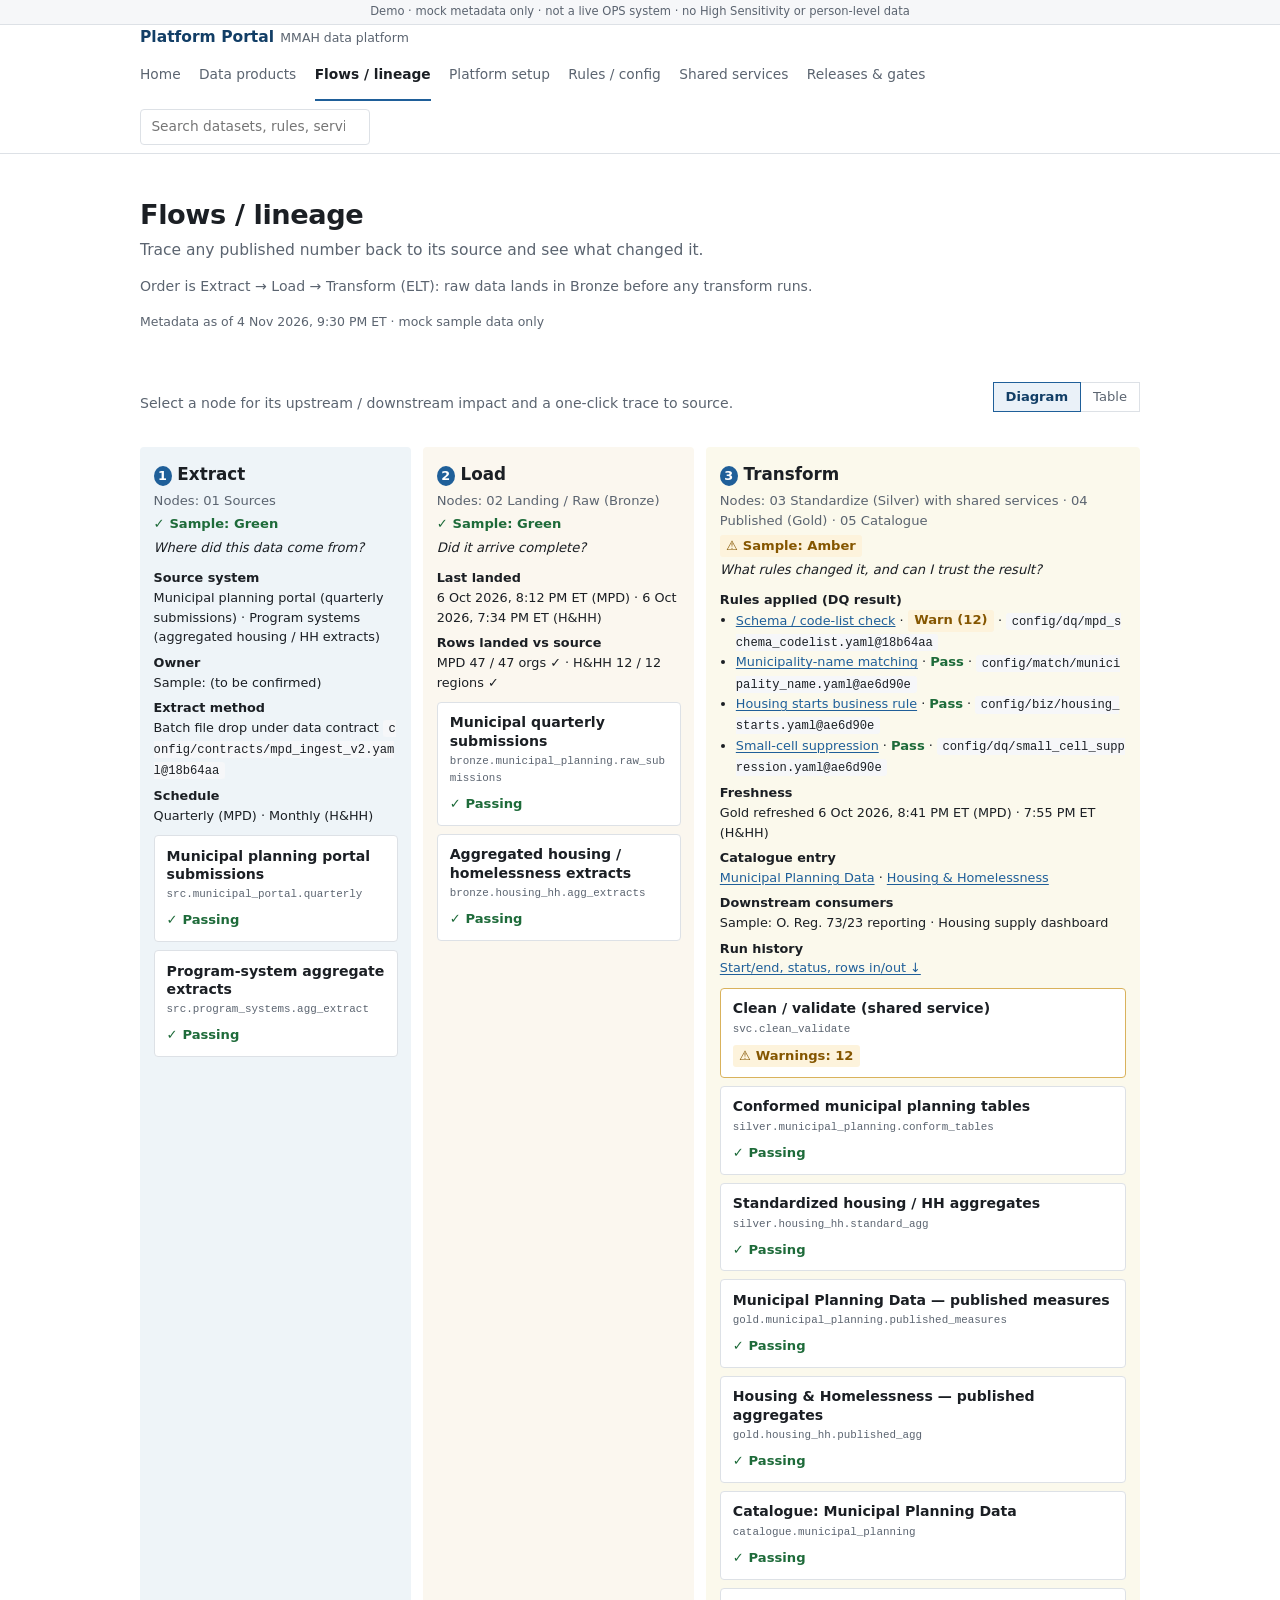
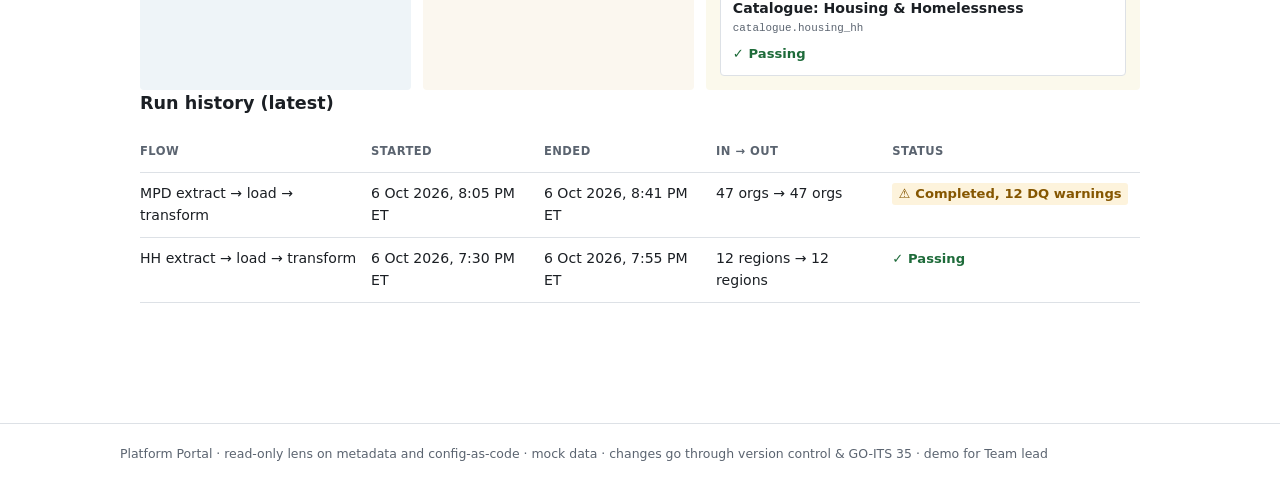
<file: pages/flows.html>
<!DOCTYPE html>
<html lang="en">
<head>
  <meta charset="utf-8">
  <meta name="viewport" content="width=device-width, initial-scale=1">
  <link rel="icon" href="data:,">
  <title>Flows / lineage · Platform Portal (demo)</title>
  <link rel="stylesheet" href="../css/styles.css">
</head>
<body>
  <a class="skip-link" href="#main">Skip to main content</a>
  <div class="demo-banner" role="status">Demo · mock metadata only · not a live OPS system · no High Sensitivity or person-level data</div>
  <header class="site-header">
    <div class="header-inner">
      <a class="brand" href="../index.html">Platform Portal<span class="brand-sub">MMAH data platform</span></a>
      <nav aria-label="Primary">
        <ul class="nav-main">
          <li><a href="../index.html">Home</a></li>
          <li><a href="data-products.html">Data products</a></li>
          <li><a href="flows.html" aria-current="page">Flows / lineage</a></li>
          <li><a href="platform-setup.html">Platform setup</a></li>
          <li><a href="rules.html">Rules / config</a></li>
          <li><a href="shared-services.html">Shared services</a></li>
          <li><a href="releases.html">Releases &amp; gates</a></li>
        </ul>
      </nav>
      <div class="search-wrap">
        <label for="global-search" class="sr-only">Search catalog</label>
        <input id="global-search" type="search" placeholder="Search datasets, rules, services…" autocomplete="off" aria-controls="search-results">
        <div id="search-results" class="search-results" role="region" aria-live="polite" hidden></div>
      </div>
    </div>
  </header>

  <main id="main" class="main">
    <header class="page-header">
      <h1>Flows / lineage</h1>
      <p class="page-lede" data-purpose>Trace any published number back to its source and see what changed it.</p>
      <p class="muted elt-note">Order is Extract → Load → Transform (ELT): raw data lands in Bronze before any transform runs.</p>
      <p class="as-of" data-as-of></p>
    </header>
    <div class="flow-toolbar">
      <p class="muted mb-0">Select a node for its upstream / downstream impact and a one-click trace to source.</p>
      <div role="group" aria-label="Lineage view">
        <button type="button" id="view-graph" class="view-toggle" aria-pressed="true">Diagram</button><button type="button" id="view-table" class="view-toggle" aria-pressed="false">Table</button>
      </div>
    </div>
    <div id="lineage-graph">
      <div class="stage-bands" role="group" aria-label="Flow stages, left to right: Extract, Load, Transform">
      <section class="stage-band stage-extract" data-stage="extract" aria-labelledby="stage-extract-h">
        <header class="stage-head">
          <h2 id="stage-extract-h"><span class="stage-step">1</span> Extract</h2>
          <p class="stage-nodes">Nodes: 01 Sources</p>
          <p class="stage-status"><span class="status status-ok" data-stage-status="green"><span class="icon" aria-hidden="true">✓</span> Sample: Green</span></p>
          <p class="stage-question">Where did this data come from?</p>
        </header>
        <dl class="stage-fields" data-fields="extract"><dt>Source system</dt><dd>Municipal planning portal (quarterly submissions) · Program systems (aggregated housing / HH extracts)</dd><dt>Owner</dt><dd>Sample: (to be confirmed)</dd><dt>Extract method</dt><dd>Batch file drop under data contract <code class="defined-in">config/contracts/mpd_ingest_v2.yaml@18b64aa</code></dd><dt>Schedule</dt><dd>Quarterly (MPD) · Monthly (H&amp;HH)</dd></dl>
        <div class="lane-body"><button type="button" class="node" data-node="mpd-src" id="node-mpd-src" aria-controls="flow-detail"><span class="node-name">Municipal planning portal submissions</span><span class="node-tech">src.municipal_portal.quarterly</span><span class="node-meta"><span class="status status-ok"><span class="icon" aria-hidden="true">✓</span> Passing</span></span></button><button type="button" class="node" data-node="hh-src" id="node-hh-src" aria-controls="flow-detail"><span class="node-name">Program-system aggregate extracts</span><span class="node-tech">src.program_systems.agg_extract</span><span class="node-meta"><span class="status status-ok"><span class="icon" aria-hidden="true">✓</span> Passing</span></span></button></div>
      </section>
      <section class="stage-band stage-load" data-stage="load" aria-labelledby="stage-load-h">
        <header class="stage-head">
          <h2 id="stage-load-h"><span class="stage-step">2</span> Load</h2>
          <p class="stage-nodes">Nodes: 02 Landing / Raw (Bronze)</p>
          <p class="stage-status"><span class="status status-ok" data-stage-status="green"><span class="icon" aria-hidden="true">✓</span> Sample: Green</span></p>
          <p class="stage-question">Did it arrive complete?</p>
        </header>
        <dl class="stage-fields" data-fields="load"><dt>Last landed</dt><dd>6 Oct 2026, 8:12 PM ET (MPD) · 6 Oct 2026, 7:34 PM ET (H&amp;HH)</dd><dt>Rows landed vs source</dt><dd>MPD 47 / 47 orgs ✓ · H&amp;HH 12 / 12 regions ✓</dd></dl>
        <div class="lane-body"><button type="button" class="node" data-node="mpd-bronze" id="node-mpd-bronze" aria-controls="flow-detail"><span class="node-name">Municipal quarterly submissions</span><span class="node-tech">bronze.municipal_planning.raw_submissions</span><span class="node-meta"><span class="status status-ok"><span class="icon" aria-hidden="true">✓</span> Passing</span></span></button><button type="button" class="node" data-node="hh-bronze" id="node-hh-bronze" aria-controls="flow-detail"><span class="node-name">Aggregated housing / homelessness extracts</span><span class="node-tech">bronze.housing_hh.agg_extracts</span><span class="node-meta"><span class="status status-ok"><span class="icon" aria-hidden="true">✓</span> Passing</span></span></button></div>
      </section>
      <section class="stage-band stage-transform" data-stage="transform" aria-labelledby="stage-transform-h">
        <header class="stage-head">
          <h2 id="stage-transform-h"><span class="stage-step">3</span> Transform</h2>
          <p class="stage-nodes">Nodes: 03 Standardize (Silver) with shared services · 04 Published (Gold) · 05 Catalogue</p>
          <p class="stage-status"><span class="status status-warn" data-stage-status="amber"><span class="icon" aria-hidden="true">⚠</span> Sample: Amber</span></p>
          <p class="stage-question">What rules changed it, and can I trust the result?</p>
        </header>
        <dl class="stage-fields" data-fields="transform"><dt>Rules applied (DQ result)</dt><dd><ul class="rule-list"><li><a href="rules.html#rule-schema-mpd">Schema / code-list check</a> · <span class="status status-warn">Warn (12)</span> · <code class="defined-in">config/dq/mpd_schema_codelist.yaml@18b64aa</code></li><li><a href="rules.html#rule-match-muni">Municipality-name matching</a> · <span class="status status-ok">Pass</span> · <code class="defined-in">config/match/municipality_name.yaml@ae6d90e</code></li><li><a href="rules.html#rule-biz-housing-starts">Housing starts business rule</a> · <span class="status status-ok">Pass</span> · <code class="defined-in">config/biz/housing_starts.yaml@ae6d90e</code></li><li><a href="rules.html#rule-small-cell">Small-cell suppression</a> · <span class="status status-ok">Pass</span> · <code class="defined-in">config/dq/small_cell_suppression.yaml@ae6d90e</code></li></ul></dd><dt>Freshness</dt><dd>Gold refreshed 6 Oct 2026, 8:41 PM ET (MPD) · 7:55 PM ET (H&amp;HH)</dd><dt>Catalogue entry</dt><dd><a href="data-product-municipal.html">Municipal Planning Data</a> · <a href="data-product-housing.html">Housing &amp; Homelessness</a></dd><dt>Downstream consumers</dt><dd>Sample: O. Reg. 73/23 reporting · Housing supply dashboard</dd><dt>Run history</dt><dd><a href="#runs">Start/end, status, rows in/out ↓</a></dd></dl>
        <div class="lane-body"><button type="button" class="node warning" data-node="mpd-clean" id="node-mpd-clean" aria-controls="flow-detail"><span class="node-name">Clean / validate (shared service)</span><span class="node-tech">svc.clean_validate</span><span class="node-meta"><span class="status status-warn"><span class="icon" aria-hidden="true">⚠</span> Warnings: 12</span></span></button><button type="button" class="node" data-node="mpd-silver" id="node-mpd-silver" aria-controls="flow-detail"><span class="node-name">Conformed municipal planning tables</span><span class="node-tech">silver.municipal_planning.conform_tables</span><span class="node-meta"><span class="status status-ok"><span class="icon" aria-hidden="true">✓</span> Passing</span></span></button><button type="button" class="node" data-node="hh-silver" id="node-hh-silver" aria-controls="flow-detail"><span class="node-name">Standardized housing / HH aggregates</span><span class="node-tech">silver.housing_hh.standard_agg</span><span class="node-meta"><span class="status status-ok"><span class="icon" aria-hidden="true">✓</span> Passing</span></span></button><button type="button" class="node" data-node="mpd-gold" id="node-mpd-gold" aria-controls="flow-detail"><span class="node-name">Municipal Planning Data — published measures</span><span class="node-tech">gold.municipal_planning.published_measures</span><span class="node-meta"><span class="status status-ok"><span class="icon" aria-hidden="true">✓</span> Passing</span></span></button><button type="button" class="node" data-node="hh-gold" id="node-hh-gold" aria-controls="flow-detail"><span class="node-name">Housing &amp; Homelessness — published aggregates</span><span class="node-tech">gold.housing_hh.published_agg</span><span class="node-meta"><span class="status status-ok"><span class="icon" aria-hidden="true">✓</span> Passing</span></span></button><button type="button" class="node" data-node="mpd-cat" id="node-mpd-cat" aria-controls="flow-detail"><span class="node-name">Catalogue: Municipal Planning Data</span><span class="node-tech">catalogue.municipal_planning</span><span class="node-meta"><span class="status status-ok"><span class="icon" aria-hidden="true">✓</span> Passing</span></span></button><button type="button" class="node" data-node="hh-cat" id="node-hh-cat" aria-controls="flow-detail"><span class="node-name">Catalogue: Housing &amp; Homelessness</span><span class="node-tech">catalogue.housing_hh</span><span class="node-meta"><span class="status status-ok"><span class="icon" aria-hidden="true">✓</span> Passing</span></span></button></div>
      </section>
      </div>
      <div id="flow-detail" class="detail-panel" tabindex="-1" hidden aria-live="polite"></div>
    </div>
    <section id="lineage-table" class="section" aria-labelledby="table-h" hidden>
      <h2 id="table-h">Lineage edges (table view)</h2>
      <div class="table-wrap"><table class="data"><caption class="sr-only">Lineage edges, Extract → Load → Transform, for both v1 products</caption>
      <thead><tr><th scope="col">Product</th><th scope="col">From</th><th scope="col">To</th><th scope="col">Edge</th><th scope="col">Status</th></tr></thead>
      <tbody><tr><td>MPD</td><td>Municipal planning portal submissions · Extract</td><td>Municipal quarterly submissions · Load</td><td>Contract mpd_ingest_v2</td><td><span class="status status-ok"><span class="icon" aria-hidden="true">✓</span> Passing</span></td></tr><tr><td>MPD</td><td>Municipal quarterly submissions · Load</td><td>Clean / validate · Transform</td><td>svc.clean_validate</td><td><span class="status status-warn"><span class="icon" aria-hidden="true">⚠</span> Warnings: 12</span></td></tr><tr><td>MPD</td><td>Clean / validate · Transform</td><td>Conformed tables (Silver) · Transform</td><td>svc.municipality_name_match</td><td><span class="status status-ok"><span class="icon" aria-hidden="true">✓</span> Passing</span></td></tr><tr><td>MPD</td><td>Conformed tables (Silver)</td><td>Published measures (Gold)</td><td>Publish to Gold</td><td><span class="status status-ok"><span class="icon" aria-hidden="true">✓</span> Passing</span></td></tr><tr><td>MPD</td><td>Published measures (Gold)</td><td>Catalogue entry</td><td>Catalogue publish</td><td><span class="status status-ok"><span class="icon" aria-hidden="true">✓</span> Passing</span></td></tr><tr><td>H&amp;HH</td><td>Program-system aggregate extracts · Extract</td><td>Aggregated extracts · Load</td><td>Batch file drop</td><td><span class="status status-ok"><span class="icon" aria-hidden="true">✓</span> Passing</span></td></tr><tr><td>H&amp;HH</td><td>Aggregated extracts · Load</td><td>Standard aggregates (Silver) · Transform</td><td>svc.personal_field_drop + clean</td><td><span class="status status-ok"><span class="icon" aria-hidden="true">✓</span> Passing</span></td></tr><tr><td>H&amp;HH</td><td>Standard aggregates (Silver)</td><td>Published aggregates (Gold)</td><td>svc.small_cell_suppression</td><td><span class="status status-ok"><span class="icon" aria-hidden="true">✓</span> Passing</span></td></tr><tr><td>H&amp;HH</td><td>Published aggregates (Gold)</td><td>Catalogue entry</td><td>Catalogue publish</td><td><span class="status status-ok"><span class="icon" aria-hidden="true">✓</span> Passing</span></td></tr></tbody></table></div>
    </section>
    <section class="section" id="runs" aria-labelledby="runs-h">
      <h2 id="runs-h">Run history (latest)</h2>
      <div class="table-wrap">
        <table class="data">
          <caption class="sr-only">Latest end-to-end runs</caption>
          <thead>
            <tr><th scope="col">Flow</th><th scope="col">Started</th><th scope="col">Ended</th><th scope="col">In → out</th><th scope="col">Status</th></tr>
          </thead>
          <tbody>
            <tr>
              <td>MPD extract → load → transform</td>
              <td>6 Oct 2026, 8:05 PM ET</td>
              <td>6 Oct 2026, 8:41 PM ET</td>
              <td>47 orgs → 47 orgs</td>
              <td><span class="status status-warn"><span class="icon" aria-hidden="true">⚠</span> Completed, 12 DQ warnings</span></td>
            </tr>
            <tr>
              <td>HH extract → load → transform</td>
              <td>6 Oct 2026, 7:30 PM ET</td>
              <td>6 Oct 2026, 7:55 PM ET</td>
              <td>12 regions → 12 regions</td>
              <td><span class="status status-ok"><span class="icon" aria-hidden="true">✓</span> Passing</span></td>
            </tr>
          </tbody>
        </table>
      </div>
    </section>
  </main>

  <footer class="site-footer">
    <p>Platform Portal · read-only lens on metadata and config-as-code · mock data · changes go through version control &amp; GO-ITS 35 · demo for Team lead</p>
  </footer>
  <script src="../js/data.js"></script>
  <script src="../js/app.js"></script>
  <script src="../js/flows.js"></script>
</body>
</html>
</file>
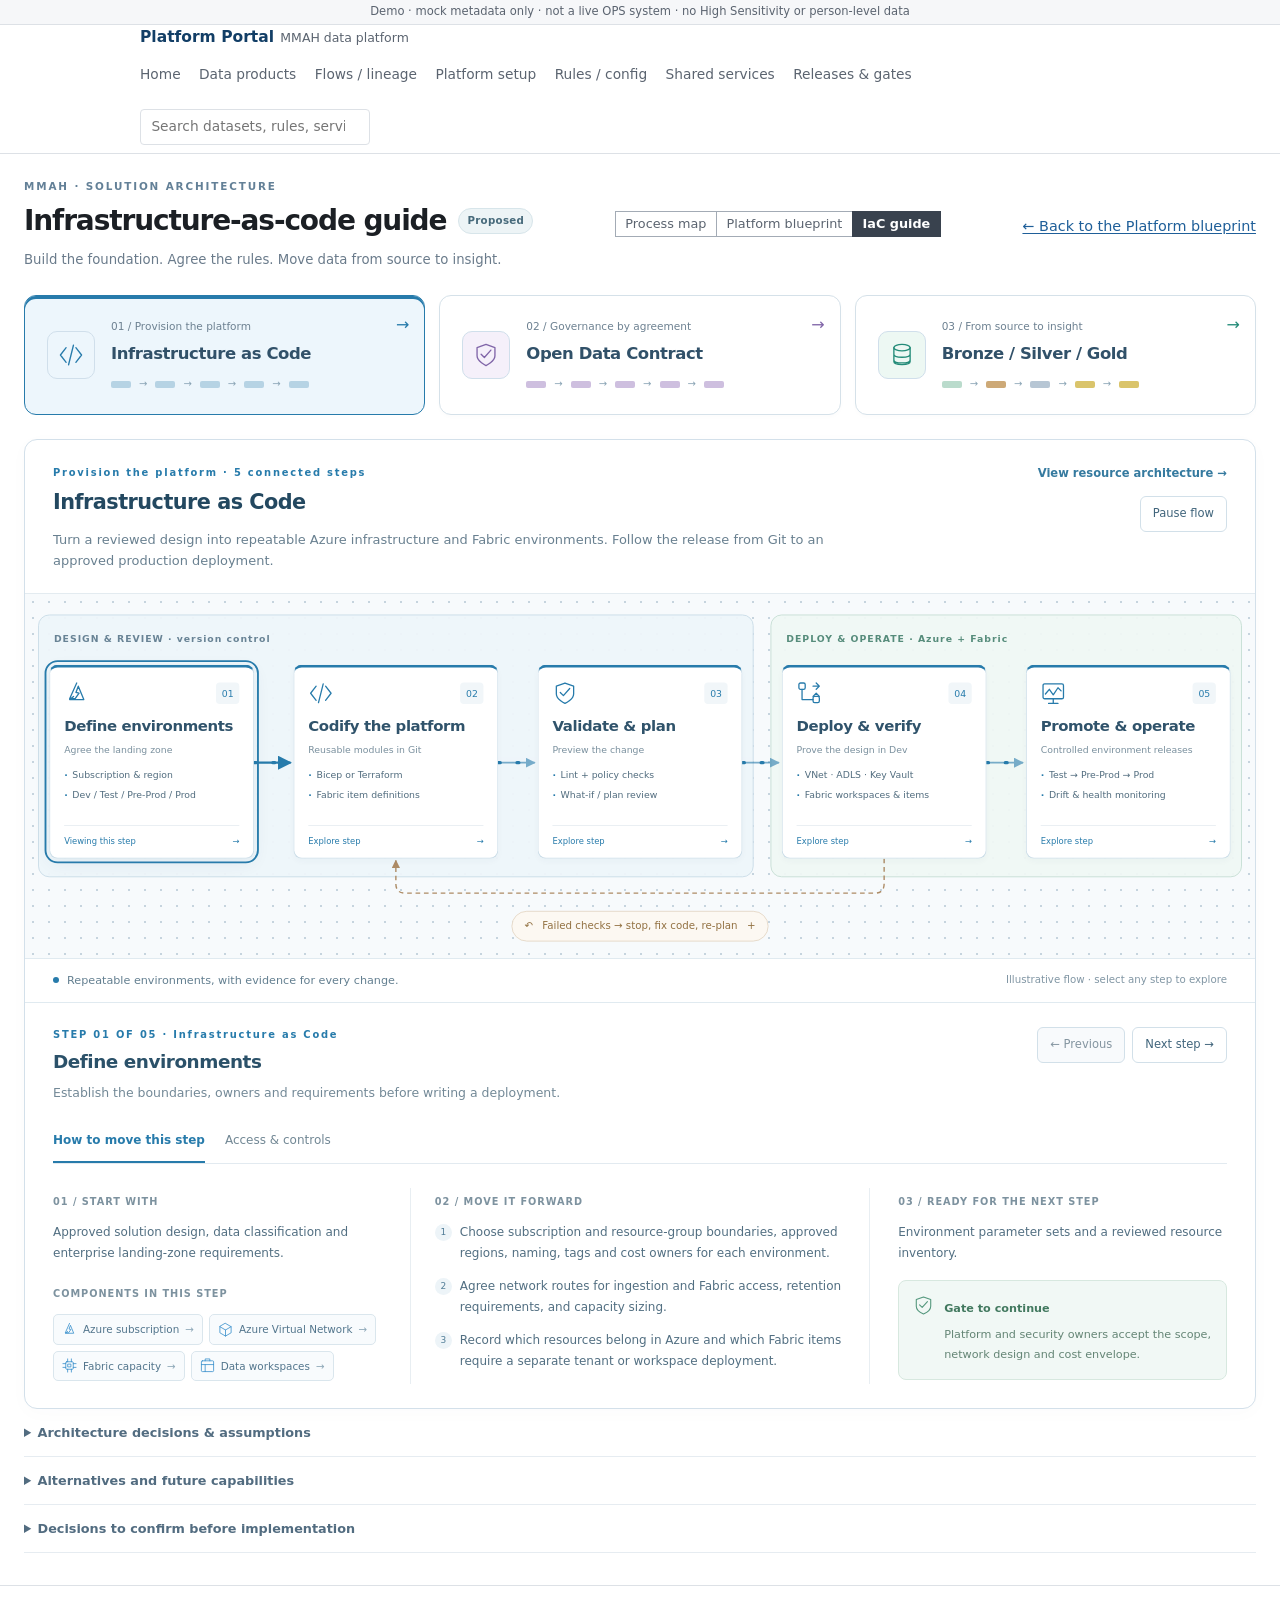
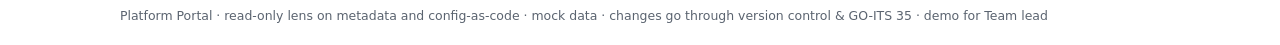
<file: pages/iac-guide.html>
<!DOCTYPE html>
<html lang="en">
<head>
  <meta charset="utf-8">
  <meta name="viewport" content="width=device-width, initial-scale=1">
  <link rel="icon" href="data:,">
  <title>Infrastructure-as-code guide · Platform Portal (demo)</title>
  <link rel="stylesheet" href="../css/styles.css">
  <link rel="stylesheet" href="../css/map.css">
  <link rel="stylesheet" href="../css/iac-guide.css">
</head>
<body>
  <a class="skip-link" href="#main">Skip to main content</a>
  <div class="demo-banner" role="status">Demo · mock metadata only · not a live OPS system · no High Sensitivity or person-level data</div>
  <header class="site-header">
    <div class="header-inner">
      <a class="brand" href="../index.html">Platform Portal<span class="brand-sub">MMAH data platform</span></a>
      <nav aria-label="Primary">
        <ul class="nav-main">
          <li><a href="../index.html">Home</a></li>
          <li><a href="data-products.html">Data products</a></li>
          <li><a href="flows.html">Flows / lineage</a></li>
          <li><a href="platform-setup.html">Platform setup</a></li>
          <li><a href="rules.html">Rules / config</a></li>
          <li><a href="shared-services.html">Shared services</a></li>
          <li><a href="releases.html">Releases &amp; gates</a></li>
        </ul>
      </nav>
      <div class="search-wrap">
        <label for="global-search" class="sr-only">Search catalog</label>
        <input id="global-search" type="search" placeholder="Search datasets, rules, services…" autocomplete="off" aria-controls="search-results">
        <div id="search-results" class="search-results" role="region" aria-live="polite" hidden></div>
      </div>
    </div>
  </header>

  <!-- Rendered from the toolkit manifest config/iac-guide.yaml (built into js/iac-guide-manifest.generated.js by scripts/build_iac_guide.py). Permalink:
       iac-guide.html#node=<id>&colour=<function|unit|none>&value=<id>&box=<box>&phases=v1,next,future&view=<list|branch> -->
  <main id="main" class="main main-wide">
    <div class="bp-heading">
      <div><p class="bp-eyebrow">MMAH · SOLUTION ARCHITECTURE</p><h1>Infrastructure-as-code guide <span class="proposal-pill">Proposed</span></h1>
      <p class="bp-summary" id="bp-summary">Build the foundation. Agree the rules. Move data from source to insight.</p></div>
      <nav aria-label="Map views"><ul class="view-switch"><li><a href="../index.html">Process map</a></li><li><a href="blueprint.html">Platform blueprint</a></li><li><a href="iac-guide.html" aria-current="page">IaC guide</a></li></ul></nav>
      <p class="iac-backlink"><a href="blueprint.html">← Back to the Platform blueprint</a></p>
    </div>
    <nav class="blueprint-sections" aria-label="Blueprint sections" id="bp-sections"></nav>
    <section id="bp-journey" class="journey" aria-label="Step-by-step platform guide">
      <noscript><p>Enable JavaScript to explore the platform flows.</p></noscript>
    </section>
    <div id="bp-resource-view" hidden>
    <div class="resource-view-heading"><div><p class="bp-eyebrow">CONNECTED SERVICES</p><h2>Azure &amp; Fabric resource architecture</h2></div><button type="button" class="journey-text-button" data-section="iac">← Back to the guides</button></div>
    <section class="architecture-explorer" aria-label="Interactive Azure and Fabric architecture">
      <div class="diagram-toolbar">
        <div class="connection-switch" role="group" aria-label="Connections to display">
          <button type="button" data-connection-mode="data" aria-pressed="true"><span class="connection-dot dot-data"></span>Data flow</button>
          <button type="button" data-connection-mode="access" aria-pressed="false"><span class="connection-dot dot-access"></span>Access &amp; network</button>
          <button type="button" data-connection-mode="all" aria-pressed="false">All connections</button>
        </div>
        <div class="diagram-actions"><button type="button" id="bp-play" aria-pressed="true">Pause flow</button><span class="toolbar-divider"></span>
          <button type="button" data-zoom="out" aria-label="Zoom out">−</button><span id="bp-zoom-label" aria-live="polite">100%</span><button type="button" data-zoom="in" aria-label="Zoom in">+</button><button type="button" data-zoom="fit">Fit</button>
        </div>
      </div>
      <div class="diagram-status"><p id="bp-filter-status" role="status" aria-live="polite"></p><span>Animated illustration · no live telemetry</span></div>
      <div class="map-scroll" id="bp-scroll" tabindex="0" role="region" aria-label="Architecture canvas. Scroll or drag empty space to pan; use zoom controls for detail.">
        <div class="map-canvas" id="bp-canvas"><noscript><p>This interactive diagram requires JavaScript.</p></noscript></div>
      </div>
      <div id="bp-list" class="bp-list" hidden></div>
      <div class="diagram-legend"><span><i class="legend-wire wire-data"></i>Data movement</span><span><i class="legend-wire wire-control"></i>Orchestration</span><span><i class="legend-wire wire-access"></i>Identity / private access</span><span><i class="legend-wire wire-ops"></i>Operations</span><span class="diagram-hint">Click a service to open its architecture, setup and permissions</span></div>
    </section>
    <details class="bp-options"><summary>Ownership filters &amp; alternative views</summary>
      <div class="map-toolbar">
        <div class="ctl-group" role="group" aria-labelledby="colour-cap"><span class="ctl-label" id="colour-cap">Colour by</span><span class="seg">
          <button type="button" class="chip-btn" data-colour="function" aria-pressed="false">DAB function</button><button type="button" class="chip-btn" data-colour="unit" aria-pressed="false">Owning unit</button><button type="button" class="chip-btn" data-colour="none" aria-pressed="true">None</button>
        </span></div><div class="ctl-group" id="bp-values" hidden></div>
        <div class="ctl-group" role="group" aria-label="Delivery phase"><span class="ctl-label">Phase</span><button type="button" class="chip-btn" data-phase="v1" aria-pressed="true">Core</button><button type="button" class="chip-btn" data-phase="next" aria-pressed="true">Next</button><button type="button" class="chip-btn" data-phase="future" aria-pressed="true">Future</button></div>
        <div class="ctl-group"><button type="button" class="chip-btn" id="bp-view-list" aria-pressed="false" aria-controls="bp-list">Resource list</button><button type="button" class="chip-btn" id="bp-view-branch" aria-pressed="false" aria-controls="bp-list">Branch responsibilities</button></div>
      </div><ul class="legend-list" id="bp-legend-colour" aria-label="Ownership colour key" hidden></ul>
    </details>
    </div>
    <details class="bp-details"><summary>Architecture decisions &amp; assumptions</summary><div id="bp-notes" class="bp-notes"></div>
      <p class="bp-banner" id="bp-banner"><span data-banner-text></span> <a data-banner-link href="#open-questions"></a></p><p class="as-of" id="bp-asof"></p>
    </details>
    <details class="bp-details"><summary>Alternatives and future capabilities</summary><ul id="bp-considered" class="bp-plain"></ul></details>
    <details class="bp-details" id="open-questions"><summary>Decisions to confirm before implementation</summary><ol id="bp-oq" class="bp-plain"></ol></details>
  </main>

  <aside id="map-drawer" class="map-drawer" role="dialog" aria-modal="false" aria-labelledby="drawer-title" hidden inert>
    <div class="drawer-bar">
      <button type="button" class="drawer-close" aria-label="Close details"><span aria-hidden="true">✕</span> Close</button>
    </div>
    <div class="drawer-body"></div>
  </aside>

  <footer class="site-footer">
    <p>Platform Portal · read-only lens on metadata and config-as-code · mock data · changes go through version control &amp; GO-ITS 35 · demo for Team lead</p>
  </footer>
  <script src="../js/data.js"></script>
  <script src="../js/app.js"></script>
  <script src="../js/map-data.js"></script>
  <script src="../js/map-data-overlays.js"></script>
  <script src="../js/iac-guide-manifest.generated.js"></script>
  <script src="../js/iac-guide.js"></script>
  <script src="../js/drawer.js"></script>
  <script src="../js/iac-guide-drawer.js"></script>
  <script src="../js/iac-guide-journeys.js"></script>
</body>
</html>
</file>
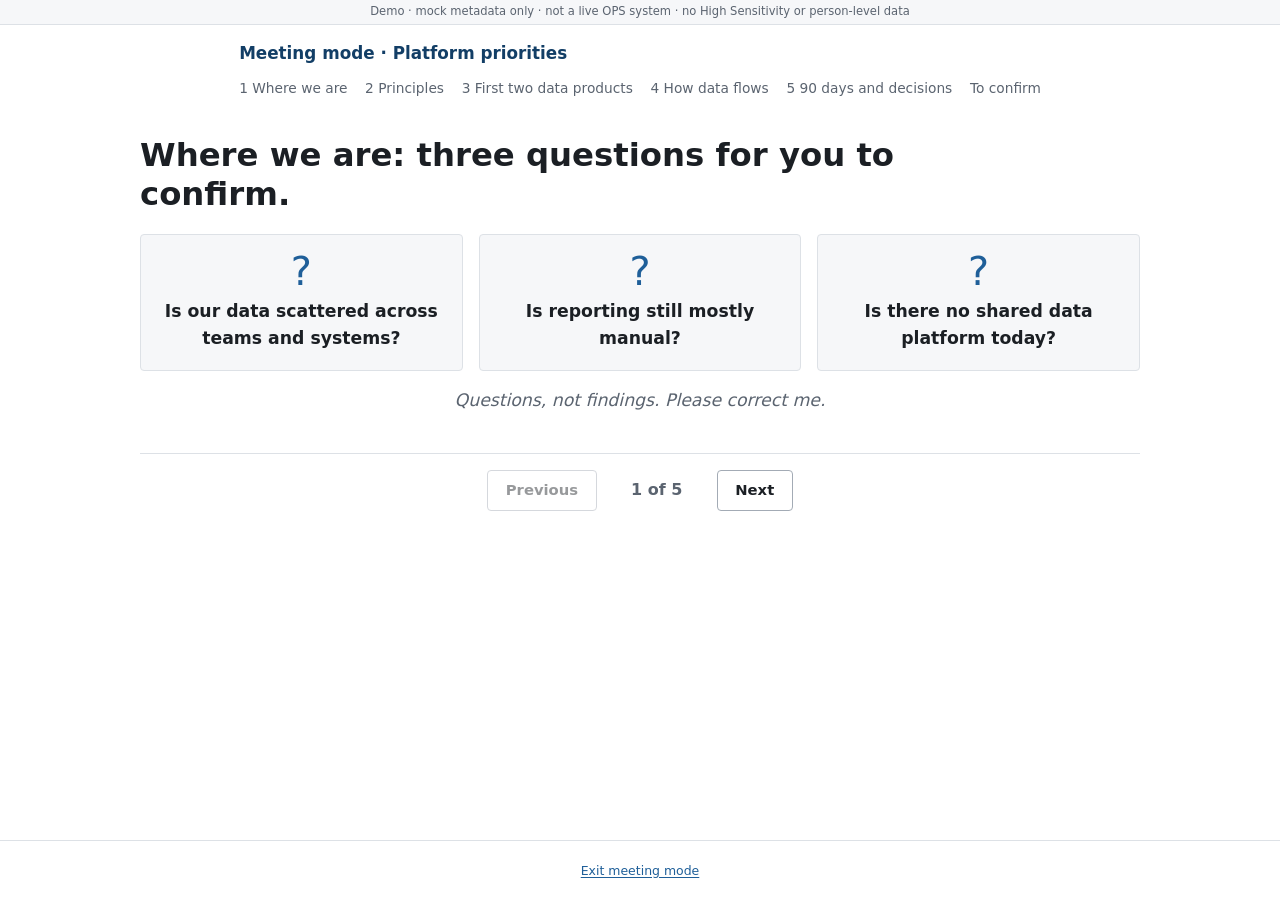
<file: pages/meeting.html>
<!DOCTYPE html>
<html lang="en">
<head>
  <meta charset="utf-8">
  <meta name="viewport" content="width=device-width, initial-scale=1">
  <link rel="icon" href="data:,">
  <title>Meeting mode · Platform Portal (demo)</title>
  <link rel="stylesheet" href="../css/styles.css">
  <link rel="stylesheet" href="../css/meeting.css">
</head>
<body class="mm-body">
  <a class="skip-link" href="#main">Skip to main content</a>
  <div class="demo-banner" role="status">Demo · mock metadata only · not a live OPS system · no High Sensitivity or person-level data</div>

  <header class="mm-header">
    <h1 class="mm-kicker">Meeting mode <span aria-hidden="true">·</span> Platform priorities</h1>
    <nav aria-label="Meeting">
      <ul class="mm-nav-list">
        <li><a href="#screen=1">1 Where we are</a></li>
        <li><a href="#screen=2">2 Principles</a></li>
        <li><a href="#screen=3">3 First two data products</a></li>
        <li><a href="#screen=4">4 How data flows</a></li>
        <li><a href="#screen=5">5 90 days and decisions</a></li>
        <li><a href="to-confirm.html">To confirm</a></li>
      </ul>
    </nav>
  </header>

  <main id="main" class="mm-main">
    <section class="mm-screen" data-screen="1" data-title="Where we are">
      <h2 class="mm-headline">Where we are: three questions for you to confirm.</h2>
      <div class="mm-visual">
        <div class="mm-qcards">
          <div class="mm-qcard"><span class="mm-qmark" aria-hidden="true">?</span><p>Is our data scattered across teams and systems?</p></div>
          <div class="mm-qcard"><span class="mm-qmark" aria-hidden="true">?</span><p>Is reporting still mostly manual?</p></div>
          <div class="mm-qcard"><span class="mm-qmark" aria-hidden="true">?</span><p>Is there no shared data platform today?</p></div>
        </div>
        <p class="mm-caption">Questions, not findings. Please correct me.</p>
      </div>
    </section>

    <section class="mm-screen" data-screen="2" data-title="Principles" hidden>
      <h2 class="mm-headline">Four principles keep the first version small and safe.</h2>
      <div class="mm-visual">
        <ol class="mm-principles">
          <li><span class="mm-num" aria-hidden="true">1</span>Cloud by default (GO-ITS 25.21)</li>
          <li><span class="mm-num" aria-hidden="true">2</span>Vendor-neutral</li>
          <li><span class="mm-num" aria-hidden="true">3</span>Thin landing zone, not a second enterprise platform</li>
          <li><span class="mm-num" aria-hidden="true">4</span>v1 excludes High Sensitivity and person-level By-Name List data</li>
        </ol>
      </div>
    </section>

    <section class="mm-screen" data-screen="3" data-title="First two data products" hidden>
      <h2 class="mm-headline">Start with two data products that show value early.</h2>
      <div class="mm-visual">
        <div class="mm-products">
          <div class="mm-product">
            <p class="mm-product-name">Municipal planning data reporting (O. Reg. 73/23)</p>
            <p class="mm-product-value">Municipal planning submissions checked and combined in one place, with feedback to each municipality.</p>
          </div>
          <div class="mm-product">
            <p class="mm-product-name">One aggregated housing or homelessness dataset</p>
            <p class="mm-product-value">Aggregated housing and homelessness figures, ready for National Housing Strategy and TPON reporting.</p>
          </div>
        </div>
      </div>
    </section>

    <section class="mm-screen" data-screen="4" data-title="How data flows" hidden>
      <h2 class="mm-headline">One sample dataset moves Extract, Load, Transform.</h2>
      <div class="mm-visual">
        <p class="mm-sample-label">Sample: Municipal planning data</p>
        <div class="stage-bands mm-flow-bands">
          <div class="stage-band stage-extract"><p class="mm-step-title">1 Extract</p><p>Municipal planning portal submissions</p></div>
          <div class="stage-band stage-load"><p class="mm-step-title">2 Load</p><p>Raw, as received (Bronze)</p></div>
          <div class="stage-band stage-transform"><p class="mm-step-title">3 Transform</p><p>Clean, conform, publish (Silver → Gold)</p></div>
        </div>
        <p class="mm-flow-link"><a href="flows.html">Open the full flow page →</a></p>
      </div>
    </section>

    <section class="mm-screen" data-screen="5" data-title="90 days and decisions" hidden>
      <h2 class="mm-headline">Ninety days to a decision pack, and three decisions from you.</h2>
      <div class="mm-visual">
        <div class="mm-timeline">
          <div class="mm-tl-col"><p class="mm-tl-days">Days 1–30</p><p>Learn the estate</p></div>
          <div class="mm-tl-col"><p class="mm-tl-days">Days 31–60</p><p>Write the platform intent</p></div>
          <div class="mm-tl-col"><p class="mm-tl-days">Days 61–90</p><p>Prepare the decision pack</p></div>
        </div>
        <p class="mm-decisions-cap">Decisions needed</p>
        <ol class="mm-decisions">
          <li>Which product goes first?</li>
          <li>Platform route: vendor-neutral, see <a href="to-confirm.html">To confirm page</a></li>
          <li>Who owns each data product?</li>
        </ol>
      </div>
    </section>

    <div class="mm-pager">
      <button type="button" id="mm-prev" class="mm-pager-btn">Previous</button>
      <p id="mm-indicator" class="mm-indicator" aria-live="polite">1 of 5</p>
      <button type="button" id="mm-next" class="mm-pager-btn">Next</button>
    </div>
  </main>

  <footer class="site-footer mm-footer">
    <p><a href="../index.html">Exit meeting mode</a></p>
  </footer>

  <script src="../js/meeting.js"></script>
</body>
</html>
</file>
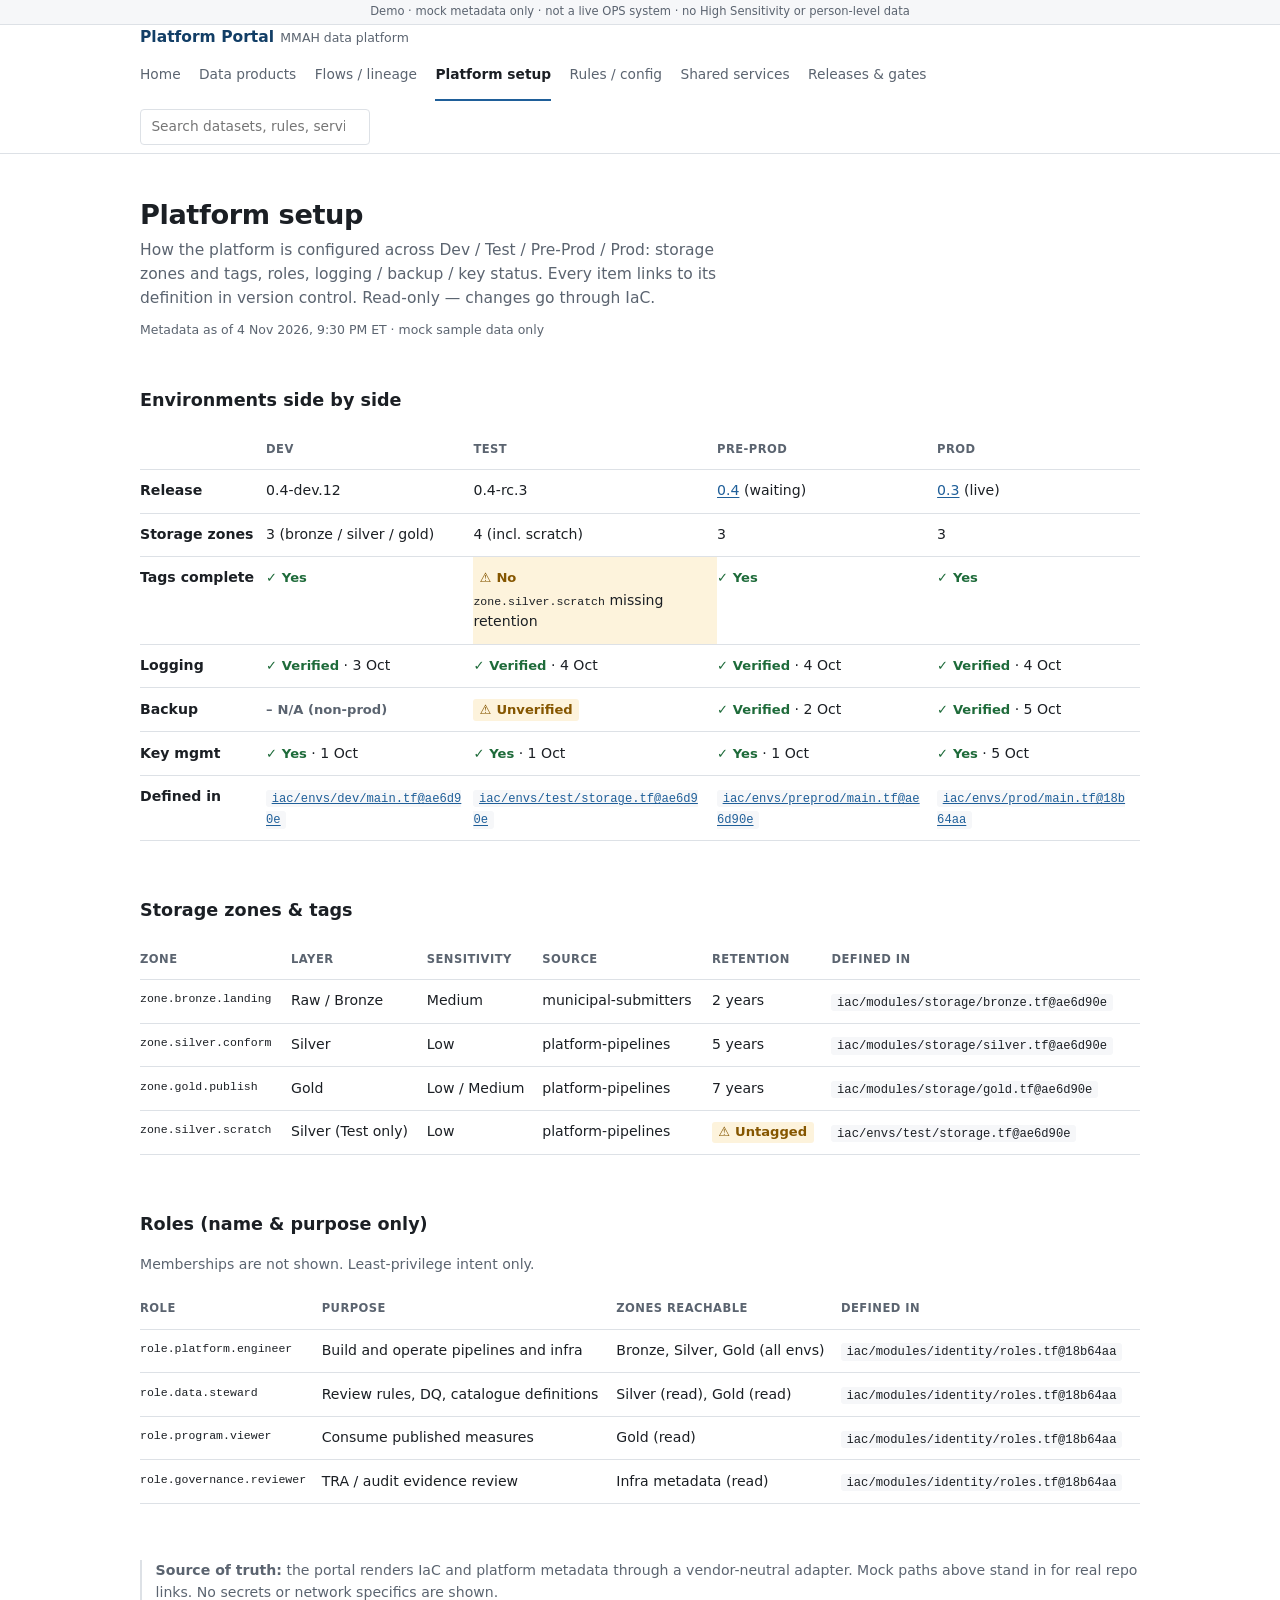
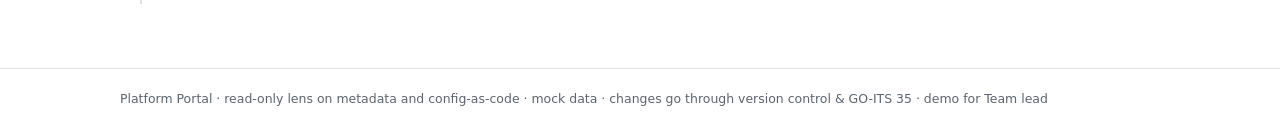
<file: pages/platform-setup.html>
<!DOCTYPE html>
<html lang="en">
<head>
  <meta charset="utf-8">
  <meta name="viewport" content="width=device-width, initial-scale=1">
  <link rel="icon" href="data:,">
  <title>Platform setup · Platform Portal (demo)</title>
  <link rel="stylesheet" href="../css/styles.css">
</head>
<body>
  <a class="skip-link" href="#main">Skip to main content</a>
  <div class="demo-banner" role="status">Demo · mock metadata only · not a live OPS system · no High Sensitivity or person-level data</div>
  <header class="site-header">
    <div class="header-inner">
      <a class="brand" href="../index.html">Platform Portal<span class="brand-sub">MMAH data platform</span></a>
      <nav aria-label="Primary">
        <ul class="nav-main">
          <li><a href="../index.html">Home</a></li>
          <li><a href="data-products.html">Data products</a></li>
          <li><a href="flows.html">Flows / lineage</a></li>
          <li><a href="platform-setup.html" aria-current="page">Platform setup</a></li>
          <li><a href="rules.html">Rules / config</a></li>
          <li><a href="shared-services.html">Shared services</a></li>
          <li><a href="releases.html">Releases &amp; gates</a></li>
        </ul>
      </nav>
      <div class="search-wrap">
        <label for="global-search" class="sr-only">Search catalog</label>
        <input id="global-search" type="search" placeholder="Search datasets, rules, services…" autocomplete="off" aria-controls="search-results">
        <div id="search-results" class="search-results" role="region" aria-live="polite" hidden></div>
      </div>
    </div>
  </header>

  <main id="main" class="main">
    <header class="page-header">
      <h1>Platform setup</h1>
      <p class="page-lede">How the platform is configured across Dev / Test / Pre-Prod / Prod: storage zones and tags, roles, logging / backup / key status. Every item links to its definition in version control. Read-only — changes go through IaC.</p>
      <p class="as-of" data-as-of></p>
    </header>

    <section class="section" aria-labelledby="env-h">
      <h2 id="env-h">Environments side by side</h2>
      <div class="table-wrap">
        <table class="data">
          <caption class="sr-only">Environment configuration compared across Dev, Test, Pre-Prod and Prod</caption>
          <thead>
            <tr>
              <td></td>
              <th scope="col" id="env-dev">Dev</th>
              <th scope="col" id="env-test">Test</th>
              <th scope="col" id="env-preprod">Pre-Prod</th>
              <th scope="col" id="env-prod">Prod</th>
            </tr>
          </thead>
          <tbody>
            <tr>
              <th scope="row">Release</th>
              <td>0.4-dev.12</td>
              <td>0.4-rc.3</td>
              <td><a href="releases.html#rel-04">0.4</a> (waiting)</td>
              <td><a href="releases.html#rel-03">0.3</a> (live)</td>
            </tr>
            <tr>
              <th scope="row">Storage zones</th>
              <td>3 (bronze / silver / gold)</td>
              <td>4 (incl. scratch)</td>
              <td>3</td>
              <td>3</td>
            </tr>
            <tr>
              <th scope="row">Tags complete</th>
              <td><span class="status status-ok"><span class="icon" aria-hidden="true">✓</span> Yes</span></td>
              <td class="flagged"><span class="status status-warn"><span class="icon" aria-hidden="true">⚠</span> No</span><br><span class="mono">zone.silver.scratch</span> missing retention</td>
              <td><span class="status status-ok"><span class="icon" aria-hidden="true">✓</span> Yes</span></td>
              <td><span class="status status-ok"><span class="icon" aria-hidden="true">✓</span> Yes</span></td>
            </tr>
            <tr>
              <th scope="row">Logging</th>
              <td><span class="status status-ok"><span class="icon" aria-hidden="true">✓</span> Verified</span> · 3 Oct</td>
              <td><span class="status status-ok"><span class="icon" aria-hidden="true">✓</span> Verified</span> · 4 Oct</td>
              <td><span class="status status-ok"><span class="icon" aria-hidden="true">✓</span> Verified</span> · 4 Oct</td>
              <td><span class="status status-ok"><span class="icon" aria-hidden="true">✓</span> Verified</span> · 4 Oct</td>
            </tr>
            <tr>
              <th scope="row">Backup</th>
              <td><span class="status status-neutral"><span class="icon" aria-hidden="true">–</span> N/A (non-prod)</span></td>
              <td><span class="status status-warn"><span class="icon" aria-hidden="true">⚠</span> Unverified</span></td>
              <td><span class="status status-ok"><span class="icon" aria-hidden="true">✓</span> Verified</span> · 2 Oct</td>
              <td><span class="status status-ok"><span class="icon" aria-hidden="true">✓</span> Verified</span> · 5 Oct</td>
            </tr>
            <tr>
              <th scope="row">Key mgmt</th>
              <td><span class="status status-ok"><span class="icon" aria-hidden="true">✓</span> Yes</span> · 1 Oct</td>
              <td><span class="status status-ok"><span class="icon" aria-hidden="true">✓</span> Yes</span> · 1 Oct</td>
              <td><span class="status status-ok"><span class="icon" aria-hidden="true">✓</span> Yes</span> · 1 Oct</td>
              <td><span class="status status-ok"><span class="icon" aria-hidden="true">✓</span> Yes</span> · 5 Oct</td>
            </tr>
            <tr>
              <th scope="row">Defined in</th>
              <td><a class="defined-in" href="#src">iac/envs/dev/main.tf@ae6d90e</a></td>
              <td><a class="defined-in" href="#src">iac/envs/test/storage.tf@ae6d90e</a></td>
              <td><a class="defined-in" href="#src">iac/envs/preprod/main.tf@ae6d90e</a></td>
              <td><a class="defined-in" href="#src">iac/envs/prod/main.tf@18b64aa</a></td>
            </tr>
          </tbody>
        </table>
      </div>
    </section>

    <section class="section" aria-labelledby="zones-h">
      <h2 id="zones-h">Storage zones &amp; tags</h2>
      <div class="table-wrap">
        <table class="data">
          <caption class="sr-only">Storage zones and tags, Prod snapshot plus Test scratch zone</caption>
          <thead>
            <tr><th scope="col">Zone</th><th scope="col">Layer</th><th scope="col">Sensitivity</th><th scope="col">Source</th><th scope="col">Retention</th><th scope="col">Defined in</th></tr>
          </thead>
          <tbody>
            <tr>
              <td class="mono">zone.bronze.landing</td>
              <td>Raw / Bronze</td>
              <td>Medium</td>
              <td>municipal-submitters</td>
              <td>2 years</td>
              <td><span class="defined-in">iac/modules/storage/bronze.tf@ae6d90e</span></td>
            </tr>
            <tr>
              <td class="mono">zone.silver.conform</td>
              <td>Silver</td>
              <td>Low</td>
              <td>platform-pipelines</td>
              <td>5 years</td>
              <td><span class="defined-in">iac/modules/storage/silver.tf@ae6d90e</span></td>
            </tr>
            <tr>
              <td class="mono">zone.gold.publish</td>
              <td>Gold</td>
              <td>Low / Medium</td>
              <td>platform-pipelines</td>
              <td>7 years</td>
              <td><span class="defined-in">iac/modules/storage/gold.tf@ae6d90e</span></td>
            </tr>
            <tr>
              <td class="mono">zone.silver.scratch</td>
              <td>Silver (Test only)</td>
              <td>Low</td>
              <td>platform-pipelines</td>
              <td><span class="status status-warn"><span class="icon" aria-hidden="true">⚠</span> Untagged</span></td>
              <td><span class="defined-in">iac/envs/test/storage.tf@ae6d90e</span></td>
            </tr>
          </tbody>
        </table>
      </div>
    </section>

    <section class="section" aria-labelledby="roles-h">
      <h2 id="roles-h">Roles (name &amp; purpose only)</h2>
      <p class="muted">Memberships are not shown. Least-privilege intent only.</p>
      <div class="table-wrap">
        <table class="data">
          <caption class="sr-only">Platform roles</caption>
          <thead><tr><th scope="col">Role</th><th scope="col">Purpose</th><th scope="col">Zones reachable</th><th scope="col">Defined in</th></tr></thead>
          <tbody>
            <tr>
              <td class="mono">role.platform.engineer</td>
              <td>Build and operate pipelines and infra</td>
              <td>Bronze, Silver, Gold (all envs)</td>
              <td><span class="defined-in">iac/modules/identity/roles.tf@18b64aa</span></td>
            </tr>
            <tr>
              <td class="mono">role.data.steward</td>
              <td>Review rules, DQ, catalogue definitions</td>
              <td>Silver (read), Gold (read)</td>
              <td><span class="defined-in">iac/modules/identity/roles.tf@18b64aa</span></td>
            </tr>
            <tr>
              <td class="mono">role.program.viewer</td>
              <td>Consume published measures</td>
              <td>Gold (read)</td>
              <td><span class="defined-in">iac/modules/identity/roles.tf@18b64aa</span></td>
            </tr>
            <tr>
              <td class="mono">role.governance.reviewer</td>
              <td>TRA / audit evidence review</td>
              <td>Infra metadata (read)</td>
              <td><span class="defined-in">iac/modules/identity/roles.tf@18b64aa</span></td>
            </tr>
          </tbody>
        </table>
      </div>
    </section>

    <p class="note" id="src"><strong>Source of truth:</strong> the portal renders IaC and platform metadata through a vendor-neutral adapter. Mock paths above stand in for real repo links. No secrets or network specifics are shown.</p>
  </main>

  <footer class="site-footer">
    <p>Platform Portal · read-only lens on metadata and config-as-code · mock data · changes go through version control &amp; GO-ITS 35 · demo for Team lead</p>
  </footer>
  <script src="../js/data.js"></script>
  <script src="../js/app.js"></script>
</body>
</html>
</file>
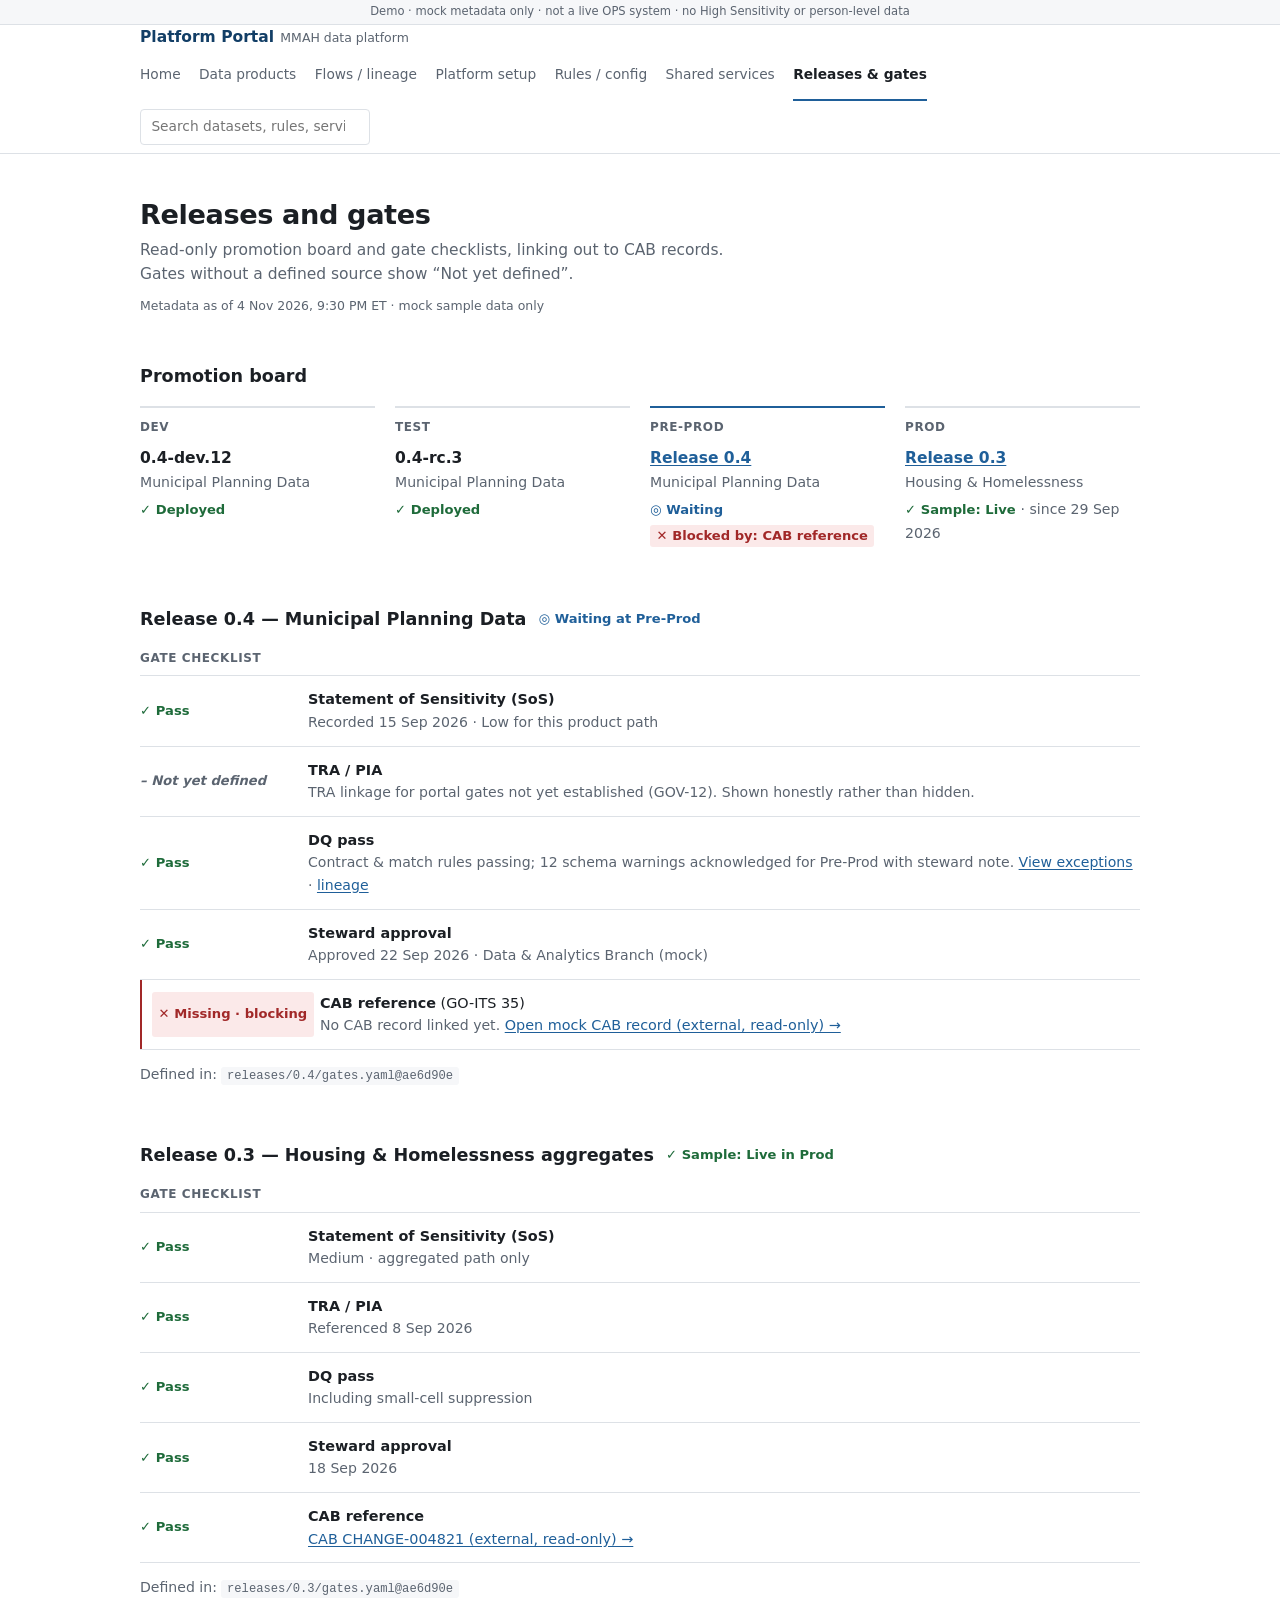
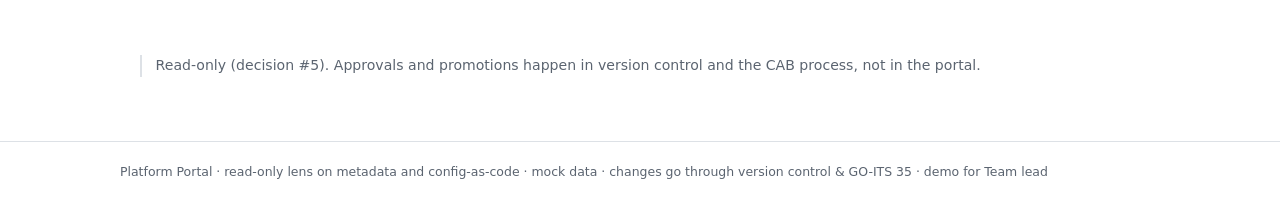
<file: pages/releases.html>
<!DOCTYPE html>
<html lang="en">
<head>
  <meta charset="utf-8">
  <meta name="viewport" content="width=device-width, initial-scale=1">
  <link rel="icon" href="data:,">
  <title>Releases &amp; gates · Platform Portal (demo)</title>
  <link rel="stylesheet" href="../css/styles.css">
</head>
<body>
  <a class="skip-link" href="#main">Skip to main content</a>
  <div class="demo-banner" role="status">Demo · mock metadata only · not a live OPS system · no High Sensitivity or person-level data</div>
  <header class="site-header">
    <div class="header-inner">
      <a class="brand" href="../index.html">Platform Portal<span class="brand-sub">MMAH data platform</span></a>
      <nav aria-label="Primary">
        <ul class="nav-main">
          <li><a href="../index.html">Home</a></li>
          <li><a href="data-products.html">Data products</a></li>
          <li><a href="flows.html">Flows / lineage</a></li>
          <li><a href="platform-setup.html">Platform setup</a></li>
          <li><a href="rules.html">Rules / config</a></li>
          <li><a href="shared-services.html">Shared services</a></li>
          <li><a href="releases.html" aria-current="page">Releases &amp; gates</a></li>
        </ul>
      </nav>
      <div class="search-wrap">
        <label for="global-search" class="sr-only">Search catalog</label>
        <input id="global-search" type="search" placeholder="Search datasets, rules, services…" autocomplete="off" aria-controls="search-results">
        <div id="search-results" class="search-results" role="region" aria-live="polite" hidden></div>
      </div>
    </div>
  </header>

  <main id="main" class="main">
    <header class="page-header">
      <h1>Releases and gates</h1>
      <p class="page-lede">Read-only promotion board and gate checklists, linking out to CAB records. Gates without a defined source show “Not yet defined”.</p>
      <p class="as-of" data-as-of></p>
    </header>

    <section class="section" aria-labelledby="board-h">
      <h2 id="board-h">Promotion board</h2>
      <div class="promo-board">
        <div class="promo-col">
          <h3 class="subhead">Dev</h3>
          <div class="promo-item">
            <p class="rel">0.4-dev.12</p>
            <p class="muted">Municipal Planning Data</p>
            <p><span class="status status-ok"><span class="icon" aria-hidden="true">✓</span> Deployed</span></p>
          </div>
        </div>
        <div class="promo-col">
          <h3 class="subhead">Test</h3>
          <div class="promo-item">
            <p class="rel">0.4-rc.3</p>
            <p class="muted">Municipal Planning Data</p>
            <p><span class="status status-ok"><span class="icon" aria-hidden="true">✓</span> Deployed</span></p>
          </div>
        </div>
        <div class="promo-col current">
          <h3 class="subhead">Pre-Prod</h3>
          <div class="promo-item">
            <p class="rel"><a href="#rel-04">Release 0.4</a></p>
            <p class="muted">Municipal Planning Data</p>
            <p><span class="status status-info"><span class="icon" aria-hidden="true">◎</span> Waiting</span></p>
            <p><span class="status status-fail"><span class="icon" aria-hidden="true">✕</span> Blocked by: CAB reference</span></p>
          </div>
        </div>
        <div class="promo-col">
          <h3 class="subhead">Prod</h3>
          <div class="promo-item">
            <p class="rel"><a href="#rel-03">Release 0.3</a></p>
            <p class="muted">Housing &amp; Homelessness</p>
            <p><span class="status status-ok"><span class="icon" aria-hidden="true">✓</span> Sample: Live</span> <span class="muted">· since 29 Sep 2026</span></p>
          </div>
        </div>
      </div>
    </section>

    <section class="section" id="rel-04" aria-labelledby="rel04-h">
      <h2 id="rel04-h">Release 0.4 — Municipal Planning Data <span class="status status-info"><span class="icon" aria-hidden="true">◎</span> Waiting at Pre-Prod</span></h2>
      <h3 class="subhead">Gate checklist</h3>
      <ul class="gate-list">
        <li>
          <span class="status status-ok"><span class="icon" aria-hidden="true">✓</span> Pass</span>
          <div><strong>Statement of Sensitivity (SoS)</strong><br><span class="muted">Recorded 15 Sep 2026 · Low for this product path</span></div>
        </li>
        <li class="gate-undefined">
          <span class="status status-neutral"><span class="icon" aria-hidden="true">–</span> Not yet defined</span>
          <div><strong>TRA / PIA</strong><br><span class="muted">TRA linkage for portal gates not yet established (GOV-12). Shown honestly rather than hidden.</span></div>
        </li>
        <li>
          <span class="status status-ok"><span class="icon" aria-hidden="true">✓</span> Pass</span>
          <div><strong>DQ pass</strong><br><span class="muted">Contract &amp; match rules passing; 12 schema warnings acknowledged for Pre-Prod with steward note. <a href="data-product-municipal.html#dq">View exceptions</a> · <a href="flows.html#node-mpd-clean">lineage</a></span></div>
        </li>
        <li>
          <span class="status status-ok"><span class="icon" aria-hidden="true">✓</span> Pass</span>
          <div><strong>Steward approval</strong><br><span class="muted">Approved 22 Sep 2026 · Data &amp; Analytics Branch (mock)</span></div>
        </li>
        <li class="gate-blocking">
          <span class="status status-fail"><span class="icon" aria-hidden="true">✕</span> Missing · blocking</span>
          <div>
            <strong>CAB reference</strong> (GO-ITS 35)<br>
            <span class="muted">No CAB record linked yet.</span>
            <a href="https://example.ontario.ca/cab/CHANGE-000000" rel="noopener noreferrer">Open mock CAB record (external, read-only) →</a>
          </div>
        </li>
      </ul>
      <p class="muted">Defined in: <span class="defined-in">releases/0.4/gates.yaml@ae6d90e</span></p>
    </section>

    <section class="section" id="rel-03" aria-labelledby="rel03-h">
      <h2 id="rel03-h">Release 0.3 — Housing &amp; Homelessness aggregates <span class="status status-ok"><span class="icon" aria-hidden="true">✓</span> Sample: Live in Prod</span></h2>
      <h3 class="subhead">Gate checklist</h3>
      <ul class="gate-list">
        <li>
          <span class="status status-ok"><span class="icon" aria-hidden="true">✓</span> Pass</span>
          <div><strong>Statement of Sensitivity (SoS)</strong><br><span class="muted">Medium · aggregated path only</span></div>
        </li>
        <li>
          <span class="status status-ok"><span class="icon" aria-hidden="true">✓</span> Pass</span>
          <div><strong>TRA / PIA</strong><br><span class="muted">Referenced 8 Sep 2026</span></div>
        </li>
        <li>
          <span class="status status-ok"><span class="icon" aria-hidden="true">✓</span> Pass</span>
          <div><strong>DQ pass</strong><br><span class="muted">Including small-cell suppression</span></div>
        </li>
        <li>
          <span class="status status-ok"><span class="icon" aria-hidden="true">✓</span> Pass</span>
          <div><strong>Steward approval</strong><br><span class="muted">18 Sep 2026</span></div>
        </li>
        <li>
          <span class="status status-ok"><span class="icon" aria-hidden="true">✓</span> Pass</span>
          <div><strong>CAB reference</strong><br><a href="https://example.ontario.ca/cab/CHANGE-004821" rel="noopener noreferrer">CAB CHANGE-004821 (external, read-only) →</a></div>
        </li>
      </ul>
      <p class="muted">Defined in: <span class="defined-in">releases/0.3/gates.yaml@ae6d90e</span></p>
    </section>

    <p class="note">Read-only (decision #5). Approvals and promotions happen in version control and the CAB process, not in the portal.</p>
  </main>

  <footer class="site-footer">
    <p>Platform Portal · read-only lens on metadata and config-as-code · mock data · changes go through version control &amp; GO-ITS 35 · demo for Team lead</p>
  </footer>
  <script src="../js/data.js"></script>
  <script src="../js/app.js"></script>
</body>
</html>
</file>
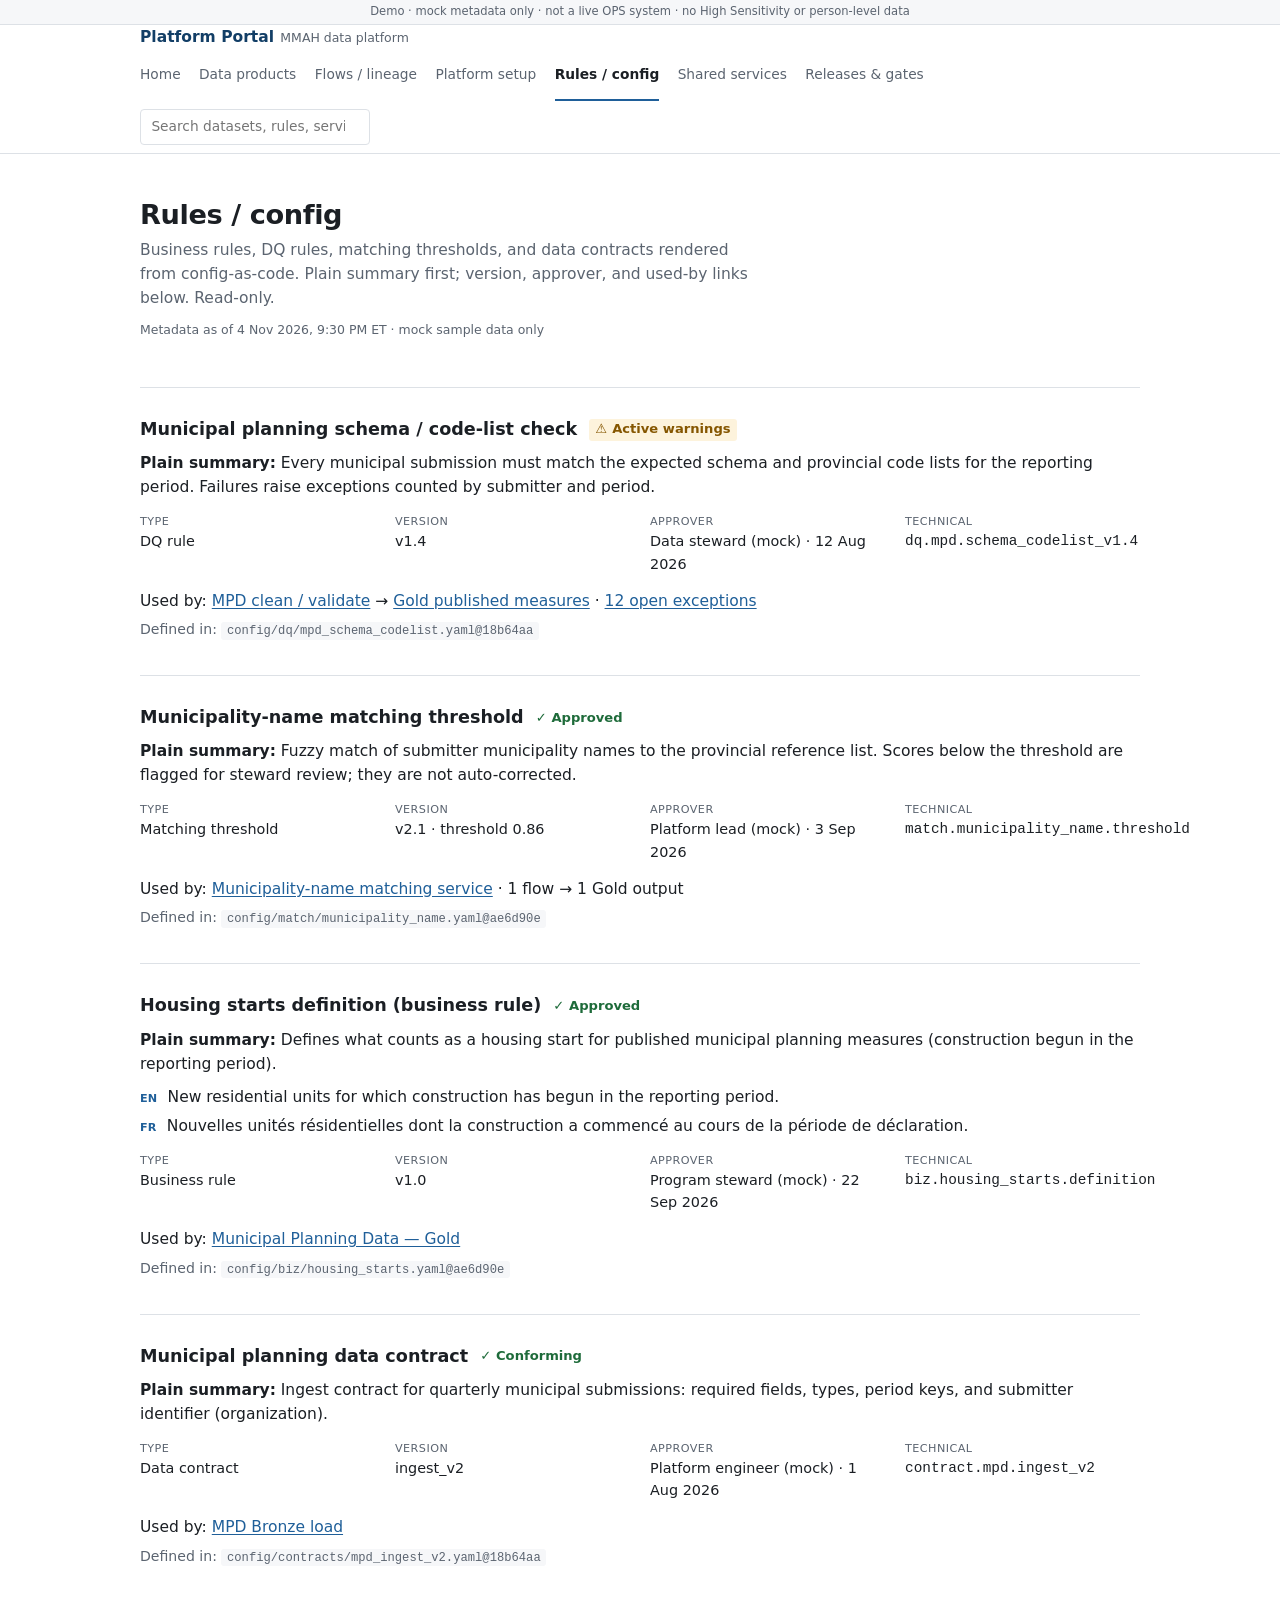
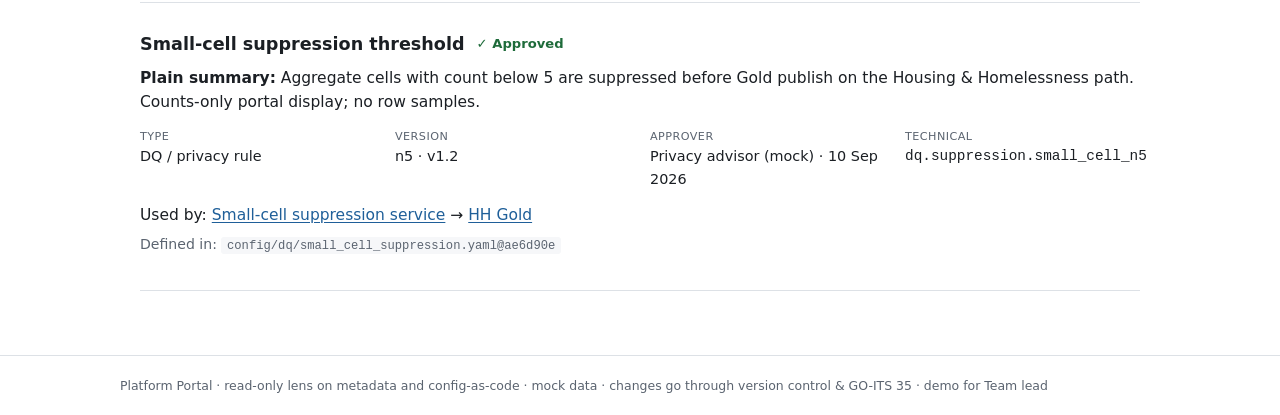
<file: pages/rules.html>
<!DOCTYPE html>
<html lang="en">
<head>
  <meta charset="utf-8">
  <meta name="viewport" content="width=device-width, initial-scale=1">
  <link rel="icon" href="data:,">
  <title>Rules / config · Platform Portal (demo)</title>
  <link rel="stylesheet" href="../css/styles.css">
</head>
<body>
  <a class="skip-link" href="#main">Skip to main content</a>
  <div class="demo-banner" role="status">Demo · mock metadata only · not a live OPS system · no High Sensitivity or person-level data</div>
  <header class="site-header">
    <div class="header-inner">
      <a class="brand" href="../index.html">Platform Portal<span class="brand-sub">MMAH data platform</span></a>
      <nav aria-label="Primary">
        <ul class="nav-main">
          <li><a href="../index.html">Home</a></li>
          <li><a href="data-products.html">Data products</a></li>
          <li><a href="flows.html">Flows / lineage</a></li>
          <li><a href="platform-setup.html">Platform setup</a></li>
          <li><a href="rules.html" aria-current="page">Rules / config</a></li>
          <li><a href="shared-services.html">Shared services</a></li>
          <li><a href="releases.html">Releases &amp; gates</a></li>
        </ul>
      </nav>
      <div class="search-wrap">
        <label for="global-search" class="sr-only">Search catalog</label>
        <input id="global-search" type="search" placeholder="Search datasets, rules, services…" autocomplete="off" aria-controls="search-results">
        <div id="search-results" class="search-results" role="region" aria-live="polite" hidden></div>
      </div>
    </div>
  </header>

  <main id="main" class="main">
    <header class="page-header">
      <h1>Rules / config</h1>
      <p class="page-lede">Business rules, DQ rules, matching thresholds, and data contracts rendered from config-as-code. Plain summary first; version, approver, and used-by links below. Read-only.</p>
      <p class="as-of" data-as-of></p>
    </header>

    <article class="entry" id="rule-schema-mpd">
      <h2>Municipal planning schema / code-list check <span class="status status-warn"><span class="icon" aria-hidden="true">⚠</span> Active warnings</span></h2>
      <p><strong>Plain summary:</strong> Every municipal submission must match the expected schema and provincial code lists for the reporting period. Failures raise exceptions counted by submitter and period.</p>
      <dl class="facts">
        <div><dt>Type</dt><dd>DQ rule</dd></div>
        <div><dt>Version</dt><dd>v1.4</dd></div>
        <div><dt>Approver</dt><dd>Data steward (mock) · 12 Aug 2026</dd></div>
        <div><dt>Technical</dt><dd class="mono">dq.mpd.schema_codelist_v1.4</dd></div>
      </dl>
      <p>Used by: <a href="flows.html#node-mpd-clean">MPD clean / validate</a> → <a href="data-product-municipal.html">Gold published measures</a> · <a href="data-product-municipal.html#dq">12 open exceptions</a></p>
      <p class="muted">Defined in: <span class="defined-in">config/dq/mpd_schema_codelist.yaml@18b64aa</span></p>
    </article>

    <article class="entry" id="rule-match-muni">
      <h2>Municipality-name matching threshold <span class="status status-ok"><span class="icon" aria-hidden="true">✓</span> Approved</span></h2>
      <p><strong>Plain summary:</strong> Fuzzy match of submitter municipality names to the provincial reference list. Scores below the threshold are flagged for steward review; they are not auto-corrected.</p>
      <dl class="facts">
        <div><dt>Type</dt><dd>Matching threshold</dd></div>
        <div><dt>Version</dt><dd>v2.1 · threshold 0.86</dd></div>
        <div><dt>Approver</dt><dd>Platform lead (mock) · 3 Sep 2026</dd></div>
        <div><dt>Technical</dt><dd class="mono">match.municipality_name.threshold</dd></div>
      </dl>
      <p>Used by: <a href="shared-services.html#svc-muni-match">Municipality-name matching service</a> · 1 flow → 1 Gold output</p>
      <p class="muted">Defined in: <span class="defined-in">config/match/municipality_name.yaml@ae6d90e</span></p>
    </article>

    <article class="entry" id="rule-biz-housing-starts">
      <h2>Housing starts definition (business rule) <span class="status status-ok"><span class="icon" aria-hidden="true">✓</span> Approved</span></h2>
      <p><strong>Plain summary:</strong> Defines what counts as a housing start for published municipal planning measures (construction begun in the reporting period).</p>
      <div class="bilingual">
        <div><span class="lang">EN</span> New residential units for which construction has begun in the reporting period.</div>
        <div><span class="lang">FR</span> Nouvelles unités résidentielles dont la construction a commencé au cours de la période de déclaration.</div>
      </div>
      <dl class="facts">
        <div><dt>Type</dt><dd>Business rule</dd></div>
        <div><dt>Version</dt><dd>v1.0</dd></div>
        <div><dt>Approver</dt><dd>Program steward (mock) · 22 Sep 2026</dd></div>
        <div><dt>Technical</dt><dd class="mono">biz.housing_starts.definition</dd></div>
      </dl>
      <p>Used by: <a href="data-product-municipal.html">Municipal Planning Data — Gold</a></p>
      <p class="muted">Defined in: <span class="defined-in">config/biz/housing_starts.yaml@ae6d90e</span></p>
    </article>

    <article class="entry" id="rule-contract-mpd">
      <h2>Municipal planning data contract <span class="status status-ok"><span class="icon" aria-hidden="true">✓</span> Conforming</span></h2>
      <p><strong>Plain summary:</strong> Ingest contract for quarterly municipal submissions: required fields, types, period keys, and submitter identifier (organization).</p>
      <dl class="facts">
        <div><dt>Type</dt><dd>Data contract</dd></div>
        <div><dt>Version</dt><dd>ingest_v2</dd></div>
        <div><dt>Approver</dt><dd>Platform engineer (mock) · 1 Aug 2026</dd></div>
        <div><dt>Technical</dt><dd class="mono">contract.mpd.ingest_v2</dd></div>
      </dl>
      <p>Used by: <a href="flows.html#node-mpd-bronze">MPD Bronze load</a></p>
      <p class="muted">Defined in: <span class="defined-in">config/contracts/mpd_ingest_v2.yaml@18b64aa</span></p>
    </article>

    <article class="entry" id="rule-small-cell">
      <h2>Small-cell suppression threshold <span class="status status-ok"><span class="icon" aria-hidden="true">✓</span> Approved</span></h2>
      <p><strong>Plain summary:</strong> Aggregate cells with count below 5 are suppressed before Gold publish on the Housing &amp; Homelessness path. Counts-only portal display; no row samples.</p>
      <dl class="facts">
        <div><dt>Type</dt><dd>DQ / privacy rule</dd></div>
        <div><dt>Version</dt><dd>n5 · v1.2</dd></div>
        <div><dt>Approver</dt><dd>Privacy advisor (mock) · 10 Sep 2026</dd></div>
        <div><dt>Technical</dt><dd class="mono">dq.suppression.small_cell_n5</dd></div>
      </dl>
      <p>Used by: <a href="shared-services.html#svc-suppress">Small-cell suppression service</a> → <a href="data-product-housing.html">HH Gold</a></p>
      <p class="muted">Defined in: <span class="defined-in">config/dq/small_cell_suppression.yaml@ae6d90e</span></p>
    </article>
  </main>

  <footer class="site-footer">
    <p>Platform Portal · read-only lens on metadata and config-as-code · mock data · changes go through version control &amp; GO-ITS 35 · demo for Team lead</p>
  </footer>
  <script src="../js/data.js"></script>
  <script src="../js/app.js"></script>
</body>
</html>
</file>
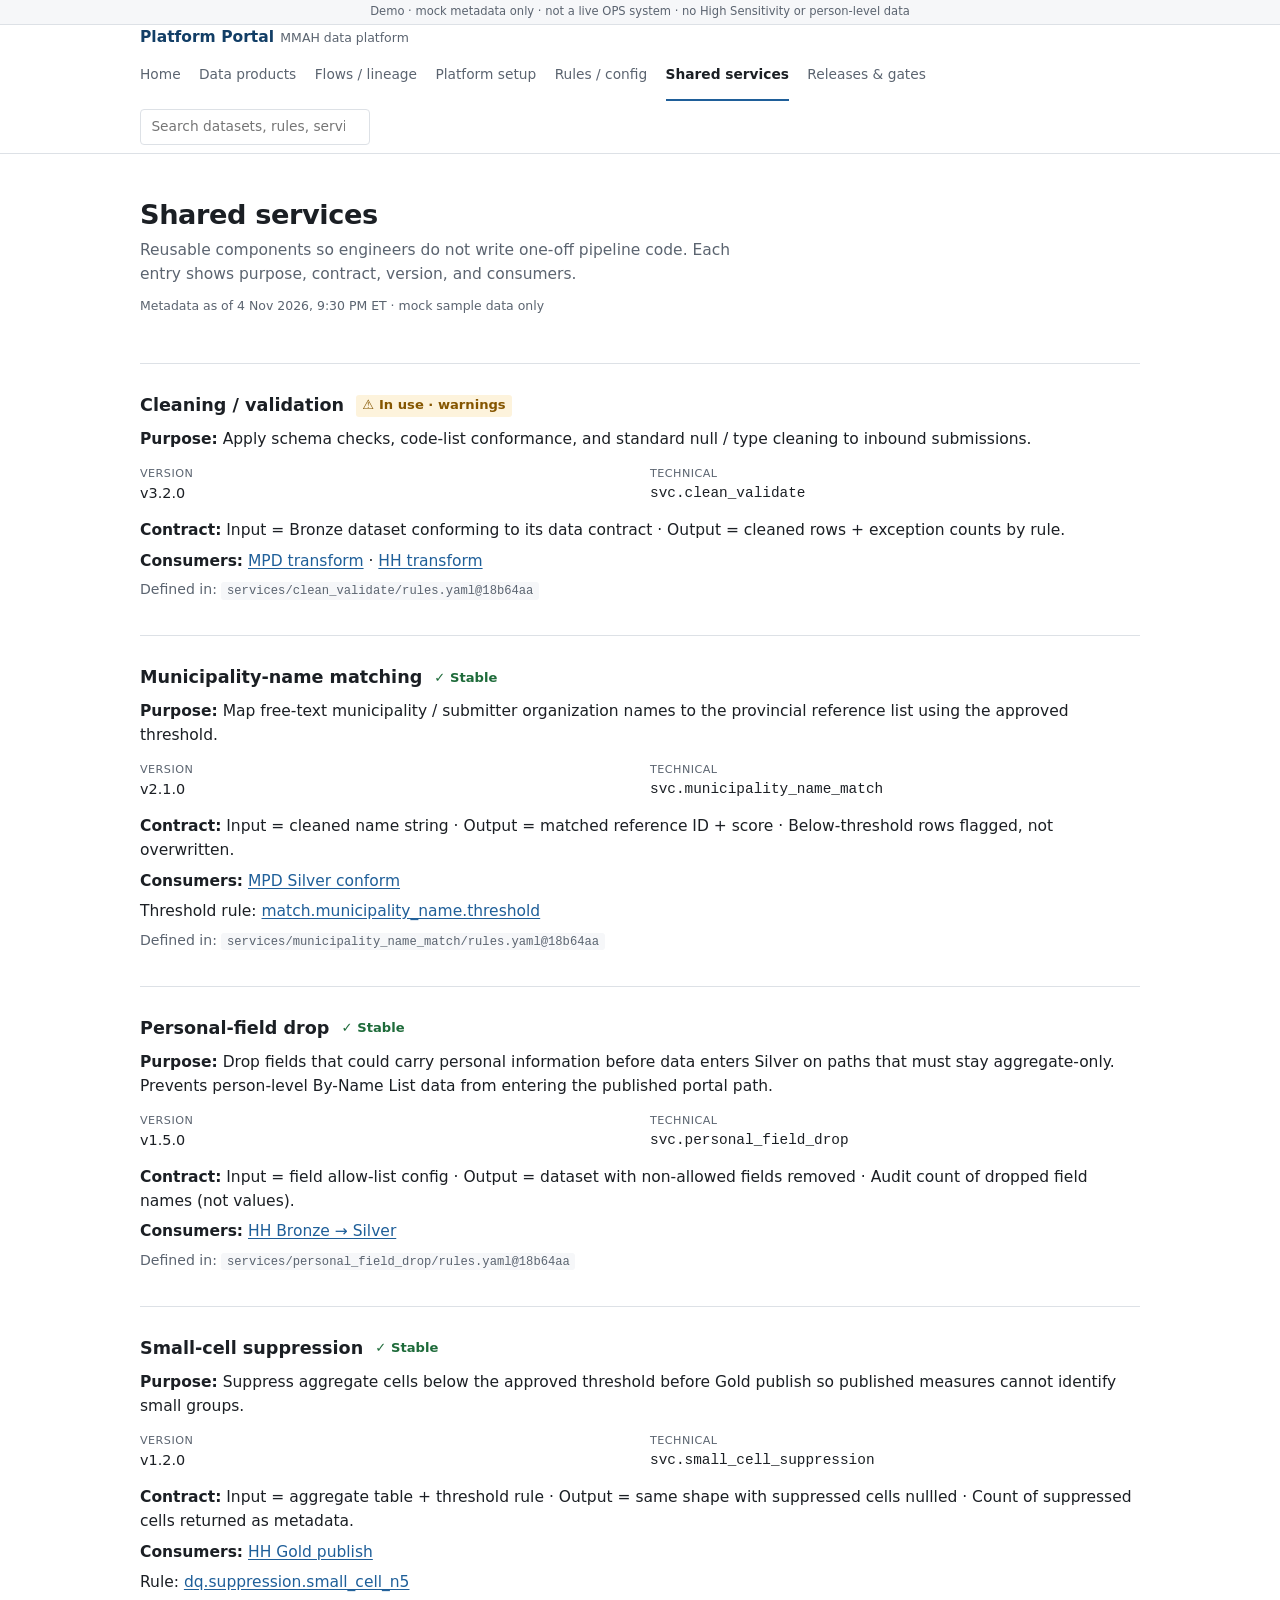
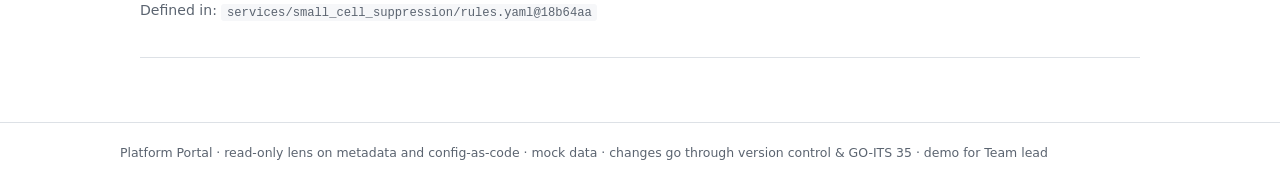
<file: pages/shared-services.html>
<!DOCTYPE html>
<html lang="en">
<head>
  <meta charset="utf-8">
  <meta name="viewport" content="width=device-width, initial-scale=1">
  <link rel="icon" href="data:,">
  <title>Shared services · Platform Portal (demo)</title>
  <link rel="stylesheet" href="../css/styles.css">
</head>
<body>
  <a class="skip-link" href="#main">Skip to main content</a>
  <div class="demo-banner" role="status">Demo · mock metadata only · not a live OPS system · no High Sensitivity or person-level data</div>
  <header class="site-header">
    <div class="header-inner">
      <a class="brand" href="../index.html">Platform Portal<span class="brand-sub">MMAH data platform</span></a>
      <nav aria-label="Primary">
        <ul class="nav-main">
          <li><a href="../index.html">Home</a></li>
          <li><a href="data-products.html">Data products</a></li>
          <li><a href="flows.html">Flows / lineage</a></li>
          <li><a href="platform-setup.html">Platform setup</a></li>
          <li><a href="rules.html">Rules / config</a></li>
          <li><a href="shared-services.html" aria-current="page">Shared services</a></li>
          <li><a href="releases.html">Releases &amp; gates</a></li>
        </ul>
      </nav>
      <div class="search-wrap">
        <label for="global-search" class="sr-only">Search catalog</label>
        <input id="global-search" type="search" placeholder="Search datasets, rules, services…" autocomplete="off" aria-controls="search-results">
        <div id="search-results" class="search-results" role="region" aria-live="polite" hidden></div>
      </div>
    </div>
  </header>

  <main id="main" class="main">
    <header class="page-header">
      <h1>Shared services</h1>
      <p class="page-lede">Reusable components so engineers do not write one-off pipeline code. Each entry shows purpose, contract, version, and consumers.</p>
      <p class="as-of" data-as-of></p>
    </header>

    <article class="entry" id="svc-clean">
      <h2>Cleaning / validation <span class="status status-warn"><span class="icon" aria-hidden="true">⚠</span> In use · warnings</span></h2>
      <p><strong>Purpose:</strong> Apply schema checks, code-list conformance, and standard null / type cleaning to inbound submissions.</p>
      <dl class="facts">
        <div><dt>Version</dt><dd>v3.2.0</dd></div>
        <div><dt>Technical</dt><dd class="mono">svc.clean_validate</dd></div>
      </dl>
      <p><strong>Contract:</strong> Input = Bronze dataset conforming to its data contract · Output = cleaned rows + exception counts by rule.</p>
      <p><strong>Consumers:</strong> <a href="flows.html#node-mpd-clean">MPD transform</a> · <a href="flows.html#node-hh-silver">HH transform</a></p>
      <p class="muted">Defined in: <span class="defined-in">services/clean_validate/rules.yaml@18b64aa</span></p>
    </article>

    <article class="entry" id="svc-muni-match">
      <h2>Municipality-name matching <span class="status status-ok"><span class="icon" aria-hidden="true">✓</span> Stable</span></h2>
      <p><strong>Purpose:</strong> Map free-text municipality / submitter organization names to the provincial reference list using the approved threshold.</p>
      <dl class="facts">
        <div><dt>Version</dt><dd>v2.1.0</dd></div>
        <div><dt>Technical</dt><dd class="mono">svc.municipality_name_match</dd></div>
      </dl>
      <p><strong>Contract:</strong> Input = cleaned name string · Output = matched reference ID + score · Below-threshold rows flagged, not overwritten.</p>
      <p><strong>Consumers:</strong> <a href="flows.html#node-mpd-silver">MPD Silver conform</a></p>
      <p>Threshold rule: <a href="rules.html#rule-match-muni">match.municipality_name.threshold</a></p>
      <p class="muted">Defined in: <span class="defined-in">services/municipality_name_match/rules.yaml@18b64aa</span></p>
    </article>

    <article class="entry" id="svc-pi-drop">
      <h2>Personal-field drop <span class="status status-ok"><span class="icon" aria-hidden="true">✓</span> Stable</span></h2>
      <p><strong>Purpose:</strong> Drop fields that could carry personal information before data enters Silver on paths that must stay aggregate-only. Prevents person-level By-Name List data from entering the published portal path.</p>
      <dl class="facts">
        <div><dt>Version</dt><dd>v1.5.0</dd></div>
        <div><dt>Technical</dt><dd class="mono">svc.personal_field_drop</dd></div>
      </dl>
      <p><strong>Contract:</strong> Input = field allow-list config · Output = dataset with non-allowed fields removed · Audit count of dropped field names (not values).</p>
      <p><strong>Consumers:</strong> <a href="flows.html#node-hh-bronze">HH Bronze → Silver</a></p>
      <p class="muted">Defined in: <span class="defined-in">services/personal_field_drop/rules.yaml@18b64aa</span></p>
    </article>

    <article class="entry" id="svc-suppress">
      <h2>Small-cell suppression <span class="status status-ok"><span class="icon" aria-hidden="true">✓</span> Stable</span></h2>
      <p><strong>Purpose:</strong> Suppress aggregate cells below the approved threshold before Gold publish so published measures cannot identify small groups.</p>
      <dl class="facts">
        <div><dt>Version</dt><dd>v1.2.0</dd></div>
        <div><dt>Technical</dt><dd class="mono">svc.small_cell_suppression</dd></div>
      </dl>
      <p><strong>Contract:</strong> Input = aggregate table + threshold rule · Output = same shape with suppressed cells nullled · Count of suppressed cells returned as metadata.</p>
      <p><strong>Consumers:</strong> <a href="flows.html#node-hh-gold">HH Gold publish</a></p>
      <p>Rule: <a href="rules.html#rule-small-cell">dq.suppression.small_cell_n5</a></p>
      <p class="muted">Defined in: <span class="defined-in">services/small_cell_suppression/rules.yaml@18b64aa</span></p>
    </article>
  </main>

  <footer class="site-footer">
    <p>Platform Portal · read-only lens on metadata and config-as-code · mock data · changes go through version control &amp; GO-ITS 35 · demo for Team lead</p>
  </footer>
  <script src="../js/data.js"></script>
  <script src="../js/app.js"></script>
</body>
</html>
</file>
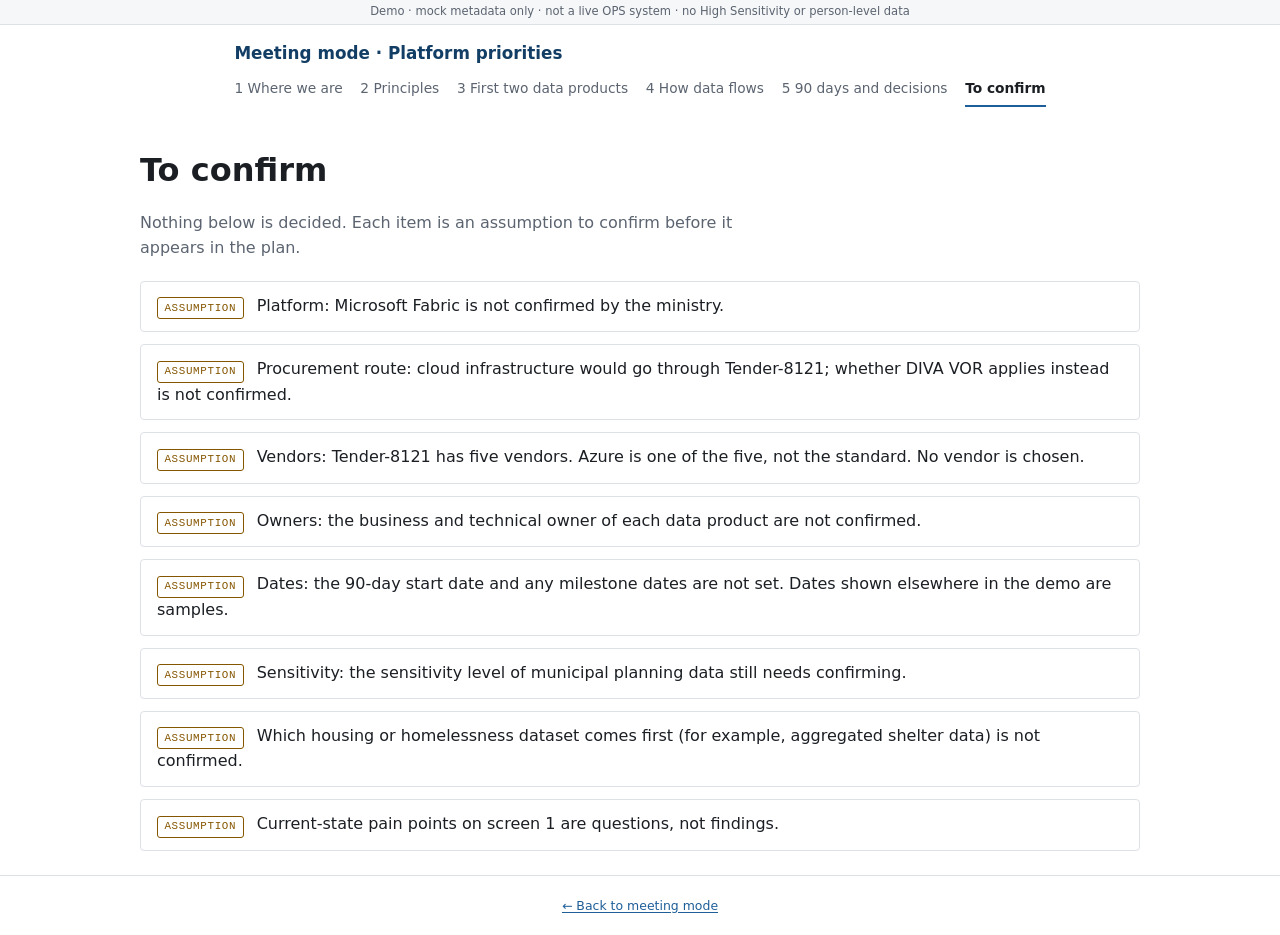
<file: pages/to-confirm.html>
<!DOCTYPE html>
<html lang="en">
<head>
  <meta charset="utf-8">
  <meta name="viewport" content="width=device-width, initial-scale=1">
  <link rel="icon" href="data:,">
  <title>To confirm · Platform Portal (demo)</title>
  <link rel="stylesheet" href="../css/styles.css">
  <link rel="stylesheet" href="../css/meeting.css">
</head>
<body class="mm-body">
  <a class="skip-link" href="#main">Skip to main content</a>
  <div class="demo-banner" role="status">Demo · mock metadata only · not a live OPS system · no High Sensitivity or person-level data</div>

  <header class="mm-header">
    <p class="mm-kicker">Meeting mode <span aria-hidden="true">·</span> Platform priorities</p>
    <nav aria-label="Meeting">
      <ul class="mm-nav-list">
        <li><a href="meeting.html#screen=1">1 Where we are</a></li>
        <li><a href="meeting.html#screen=2">2 Principles</a></li>
        <li><a href="meeting.html#screen=3">3 First two data products</a></li>
        <li><a href="meeting.html#screen=4">4 How data flows</a></li>
        <li><a href="meeting.html#screen=5">5 90 days and decisions</a></li>
        <li><a href="to-confirm.html" aria-current="page">To confirm</a></li>
      </ul>
    </nav>
  </header>

  <main id="main" class="mm-main mm-confirm-main">
    <h1>To confirm</h1>
    <p class="mm-lede">Nothing below is decided. Each item is an assumption to confirm before it appears in the plan.</p>
    <ul class="mm-tc-list">
      <li class="tc-item"><span class="tag tag-assumption">Assumption</span> Platform: Microsoft Fabric is not confirmed by the ministry.</li>
      <li class="tc-item"><span class="tag tag-assumption">Assumption</span> Procurement route: cloud infrastructure would go through Tender-8121; whether DIVA VOR applies instead is not confirmed.</li>
      <li class="tc-item"><span class="tag tag-assumption">Assumption</span> Vendors: Tender-8121 has five vendors. Azure is one of the five, not the standard. No vendor is chosen.</li>
      <li class="tc-item"><span class="tag tag-assumption">Assumption</span> Owners: the business and technical owner of each data product are not confirmed.</li>
      <li class="tc-item"><span class="tag tag-assumption">Assumption</span> Dates: the 90-day start date and any milestone dates are not set. Dates shown elsewhere in the demo are samples.</li>
      <li class="tc-item"><span class="tag tag-assumption">Assumption</span> Sensitivity: the sensitivity level of municipal planning data still needs confirming.</li>
      <li class="tc-item"><span class="tag tag-assumption">Assumption</span> Which housing or homelessness dataset comes first (for example, aggregated shelter data) is not confirmed.</li>
      <li class="tc-item"><span class="tag tag-assumption">Assumption</span> Current-state pain points on screen 1 are questions, not findings.</li>
    </ul>
  </main>

  <footer class="site-footer mm-footer">
    <p><a href="meeting.html#screen=5">← Back to meeting mode</a></p>
  </footer>
</body>
</html>
</file>
<file: css/styles.css>
/* MMAH Platform Portal — demo styles
   Calm OPS look: flat surfaces, 1px borders, generous whitespace.
   Status is always icon + word, never colour alone. */

:root {
  --bg: #ffffff;
  --surface-2: #f6f7f9;
  --border: #dde1e6;
  --border-strong: #a3abb5;
  --text: #1b1f24;
  --muted: #5b6470;

  --accent: #1f5f99;
  --accent-dark: #123e66;
  --accent-light: #eaf1f8;

  --ok: #1e6b3a;
  --warn: #855600;
  --warn-bg: #fdf3dc;
  --fail: #a12828;
  --fail-bg: #fbe9e9;
  --info: #1f5f99;
  --neutral: #5b6470;

  --lane-bronze: #fbf7ef;
  --lane-silver: #f5f6f8;
  --lane-gold: #fbf9ec;

  --radius: 4px;
  --font: "Segoe UI", system-ui, -apple-system, "Helvetica Neue", Arial, sans-serif;
  --font-mono: ui-monospace, "Cascadia Code", Consolas, monospace;
  --max: 1040px;
}

*, *::before, *::after { box-sizing: border-box; }

@media (prefers-reduced-motion: no-preference) { html { scroll-behavior: smooth; } }
[id] { scroll-margin-top: 5rem; }

body {
  margin: 0;
  font-family: var(--font);
  font-size: 15.5px;
  line-height: 1.55;
  color: var(--text);
  background: var(--bg);
  min-height: 100vh;
  display: flex;
  flex-direction: column;
}

a { color: var(--accent); text-underline-offset: 2px; }
a:hover { color: var(--accent-dark); }
:focus-visible { outline: 3px solid var(--accent); outline-offset: 2px; }

.skip-link {
  position: absolute;
  left: -9999px;
  top: 0.5rem;
  background: var(--accent-dark);
  color: #fff;
  padding: 0.5rem 1rem;
  z-index: 1000;
}
.skip-link:focus { left: 0.5rem; }

.sr-only {
  position: absolute; width: 1px; height: 1px;
  padding: 0; margin: -1px; overflow: hidden;
  clip: rect(0,0,0,0); white-space: nowrap; border: 0;
}

/* ---- Chrome ---- */
.demo-banner {
  background: var(--surface-2);
  color: var(--muted);
  text-align: center;
  padding: 0.2rem 1rem;
  font-size: 0.72rem;
  border-bottom: 1px solid var(--border);
}

.site-header {
  background: #fff;
  border-bottom: 1px solid var(--border);
  position: sticky;
  top: 0;
  z-index: 100;
}
.header-inner {
  max-width: var(--max);
  margin: 0 auto;
  padding: 0 1.25rem;
  display: flex;
  align-items: center;
  flex-wrap: wrap;
  gap: 0 1.75rem;
}
.brand {
  color: var(--accent-dark);
  text-decoration: none;
  font-weight: 700;
  white-space: nowrap;
}
.brand-sub {
  margin-left: 0.4rem;
  font-weight: 400;
  font-size: 0.78rem;
  color: var(--muted);
}

.nav-main {
  display: flex;
  flex-wrap: wrap;
  gap: 0 1.15rem;
  flex: 1;
  list-style: none;
  margin: 0;
  padding: 0;
}
.nav-main a {
  display: block;
  padding: 0.95rem 0 0.8rem;
  border-bottom: 2px solid transparent;
  color: var(--muted);
  text-decoration: none;
  font-size: 0.86rem;
}
.nav-main a:hover { color: var(--text); }
.nav-main a[aria-current="page"] {
  color: var(--text);
  font-weight: 600;
  border-bottom-color: var(--accent);
}

.search-wrap {
  position: relative;
  flex: 0 1 230px;
  padding: 0.5rem 0;
}
.search-wrap input {
  width: 100%;
  padding: 0.4rem 0.65rem;
  border: 1px solid var(--border);
  border-radius: var(--radius);
  font: inherit;
  font-size: 0.86rem;
}
.search-results {
  display: none;
  position: absolute;
  top: calc(100% - 0.25rem);
  right: 0;
  width: max(100%, 300px);
  background: #fff;
  border: 1px solid var(--border-strong);
  border-radius: var(--radius);
  max-height: 400px;
  overflow-y: auto;
  z-index: 200;
}
.search-results.open { display: block; }
.search-results ul { margin: 0; padding: 0.25rem 0; list-style: none; }
.search-results a {
  display: block;
  padding: 0.5rem 0.85rem;
  color: var(--text);
  text-decoration: none;
  font-size: 0.88rem;
}
.search-results a:hover, .search-results a:focus { background: var(--accent-light); }
.search-results .meta { display: block; font-family: var(--font-mono); font-size: 0.72rem; color: var(--muted); }
.search-results .type-tag { font-size: 0.68rem; text-transform: uppercase; letter-spacing: 0.04em; color: var(--muted); margin-right: 0.4rem; }
.search-results a.map-link { padding: 0 0.85rem 0.45rem; margin-top: -0.35rem; font-size: 0.76rem; color: var(--accent); }
.search-results .empty { padding: 0.85rem; margin: 0; color: var(--muted); font-size: 0.88rem; }

.site-footer {
  border-top: 1px solid var(--border);
  color: var(--muted);
  font-size: 0.78rem;
  padding: 1.25rem;
  margin-top: auto;
}
.site-footer p { max-width: var(--max); margin: 0 auto; }

/* ---- Page layout ---- */
.main {
  flex: 1;
  max-width: var(--max);
  width: 100%;
  margin: 0 auto;
  padding: 2.75rem 1.25rem 4rem;
}
.page-header { margin-bottom: 3rem; }
.page-header h1 {
  margin: 0 0 0.4rem;
  font-size: 1.7rem;
  line-height: 1.25;
  letter-spacing: -0.015em;
}
.page-lede { margin: 0; color: var(--muted); max-width: 62ch; }
.as-of { margin: 0.6rem 0 0; font-size: 0.78rem; color: var(--muted); }

.breadcrumb { font-size: 0.8rem; color: var(--muted); margin-bottom: 1rem; }
.breadcrumb ol { list-style: none; margin: 0; padding: 0; display: flex; flex-wrap: wrap; gap: 0.35rem; }
.breadcrumb li:not(:last-child)::after { content: "›"; margin-left: 0.35rem; }

.section { margin-bottom: 3.5rem; }
.section > h2, .entry h2 {
  margin: 0 0 1rem;
  font-size: 1.1rem;
  display: flex;
  flex-wrap: wrap;
  align-items: center;
  gap: 0.35rem 0.75rem;
}
.subhead {
  margin: 0 0 0.5rem;
  font-size: 0.75rem;
  text-transform: uppercase;
  letter-spacing: 0.05em;
  color: var(--muted);
}

.muted { color: var(--muted); font-size: 0.88rem; }
.mono { font-family: var(--font-mono); font-size: 0.82em; }
.mb-0 { margin-bottom: 0; }

.meta-line {
  display: flex;
  flex-wrap: wrap;
  align-items: center;
  gap: 0.35rem 0.75rem;
  margin: 0.75rem 0;
}
.sep { color: var(--border-strong); }

.note {
  color: var(--muted);
  font-size: 0.88rem;
  border-left: 2px solid var(--border);
  padding-left: 0.85rem;
  margin: 1.5rem 0 0;
}

.defined-in {
  font-family: var(--font-mono);
  font-size: 0.76rem;
  background: var(--surface-2);
  padding: 0.1rem 0.35rem;
  border-radius: 3px;
  word-break: break-all;
}

/* ---- Status & tags ---- */
.status {
  display: inline-flex;
  align-items: center;
  gap: 0.3rem;
  font-size: 0.82rem;
  font-weight: 600;
  white-space: nowrap;
  border-radius: 3px;
}
.status-ok { color: var(--ok); }
.status-info { color: var(--info); }
.status-neutral { color: var(--neutral); }
.status-warn, .status-fail { padding: 0.05rem 0.4rem; }
.status-warn { color: var(--warn); background: var(--warn-bg); }
.status-fail { color: var(--fail); background: var(--fail-bg); }

/* Tag chip: same mono chip as the home process map (css/map.css .map-tag) */
.tag {
  display: inline-block;
  font-family: var(--font-mono);
  font-size: 0.68rem;
  font-weight: 400;
  text-transform: uppercase;
  letter-spacing: 0.06em;
  padding: 0.1rem 0.4rem;
  border: 1px solid #aeb5bd;
  border-radius: 3px;
  color: #56606b;
}

/* ---- Tables ---- */
.table-wrap { overflow-x: auto; }
table.data { width: 100%; border-collapse: collapse; font-size: 0.88rem; }
table.data th, table.data td {
  padding: 0.65rem 0.75rem 0.65rem 0;
  text-align: left;
  vertical-align: top;
  border-bottom: 1px solid var(--border);
}
table.data th {
  font-size: 0.72rem;
  font-weight: 600;
  text-transform: uppercase;
  letter-spacing: 0.04em;
  color: var(--muted);
  white-space: nowrap;
}
table.data tbody th { text-transform: none; letter-spacing: 0; font-size: 0.88rem; color: var(--text); }
table.data td.flagged { background: var(--warn-bg); }

/* ---- Entries (rules, services, products) ---- */
.entry { padding: 1.75rem 0; border-top: 1px solid var(--border); }
.entry:last-child { border-bottom: 1px solid var(--border); }
.entry h2 { margin-bottom: 0.5rem; }
.entry p { margin: 0.4rem 0; }

.facts {
  display: grid;
  grid-template-columns: repeat(auto-fit, minmax(150px, 1fr));
  gap: 0.75rem 1.25rem;
  margin: 0.85rem 0;
}
.facts dt { font-size: 0.7rem; text-transform: uppercase; letter-spacing: 0.04em; color: var(--muted); }
.facts dd { margin: 0; font-size: 0.9rem; }

/* The trust card is the one real card in the portal */
.card {
  border: 1px solid var(--border);
  border-radius: var(--radius);
  padding: 1.25rem 1.4rem;
}
.card h2 { margin: 0 0 0.75rem; font-size: 1.05rem; }

.bilingual { display: grid; gap: 0.3rem; margin: 0.6rem 0; }
.bilingual .lang { font-size: 0.7rem; font-weight: 700; color: var(--accent); margin-right: 0.35rem; }

/* ---- Tabs ---- */
.tabs {
  display: flex;
  flex-wrap: wrap;
  gap: 1.5rem;
  list-style: none;
  margin: 0 0 2rem;
  padding: 0;
  border-bottom: 1px solid var(--border);
}
.tabs button {
  appearance: none;
  background: none;
  border: none;
  border-bottom: 2px solid transparent;
  margin-bottom: -1px;
  padding: 0.5rem 0;
  font: inherit;
  font-size: 0.9rem;
  color: var(--muted);
  cursor: pointer;
}
.tabs button:hover { color: var(--text); }
.tabs button[aria-selected="true"] { color: var(--text); font-weight: 600; border-bottom-color: var(--accent); }

/* ---- Flows / lineage ---- */
.flow-toolbar {
  display: flex;
  flex-wrap: wrap;
  justify-content: space-between;
  align-items: center;
  gap: 0.75rem;
  margin-bottom: 2rem;
}
.view-toggle {
  appearance: none;
  font: inherit;
  font-size: 0.82rem;
  padding: 0.25rem 0.75rem;
  border: 1px solid var(--border);
  background: #fff;
  color: var(--muted);
  cursor: pointer;
}
.view-toggle + .view-toggle { margin-left: -1px; }
.view-toggle[aria-pressed="true"] { background: var(--accent-light); color: var(--accent-dark); border-color: var(--accent); font-weight: 600; position: relative; }

.swimlane { display: grid; grid-template-columns: repeat(3, 1fr); gap: 0.75rem; }
.lane { padding: 0.85rem; border-radius: var(--radius); }
.lane-bronze { background: var(--lane-bronze); }
.lane-silver { background: var(--lane-silver); }
.lane-gold { background: var(--lane-gold); }
.lane-header { margin-bottom: 0.75rem; }
.lane-header p { margin: 0; }
.lane-header .plain { font-weight: 600; font-size: 0.88rem; }
.lane-header .alias { font-size: 0.72rem; text-transform: uppercase; letter-spacing: 0.04em; color: var(--muted); }
.lane-body { display: flex; flex-direction: column; gap: 0.5rem; }

.node {
  width: 100%;
  text-align: left;
  font: inherit;
  color: inherit;
  background: #fff;
  border: 1px solid var(--border);
  border-radius: var(--radius);
  padding: 0.65rem 0.75rem;
  cursor: pointer;
}
.node:hover { border-color: var(--border-strong); }
.node.warning { border-color: #d9b25c; }
.node.selected { border-color: var(--accent); box-shadow: inset 0 0 0 1px var(--accent); }
.node-name, .node-tech { display: block; }
.node-name { font-weight: 600; font-size: 0.88rem; line-height: 1.3; }
.node-tech { font-family: var(--font-mono); font-size: 0.68rem; color: var(--muted); word-break: break-all; margin-top: 0.2rem; }
.node-meta { display: flex; flex-wrap: wrap; gap: 0.4rem; align-items: center; margin-top: 0.45rem; }

.edge-hint { margin: 0; font-size: 0.75rem; color: var(--muted); }

.detail-panel {
  margin-top: 1.5rem;
  padding: 1rem 1.25rem;
  border: 1px solid var(--accent);
  border-radius: var(--radius);
}
.detail-panel h3 { margin: 0 0 0.4rem; font-size: 1rem; }
.detail-panel p { margin: 0.35rem 0; }

/* ---- Releases ---- */
.promo-board { display: grid; grid-template-columns: repeat(4, 1fr); gap: 1.25rem; }
.promo-col { border-top: 2px solid var(--border); padding-top: 0.6rem; }
.promo-col.current { border-top-color: var(--accent); }
.promo-col h3 { margin: 0 0 0.6rem; }
.promo-item p { margin: 0.15rem 0; }
.promo-item .rel { font-weight: 600; }

.gate-list { list-style: none; margin: 0; padding: 0; border-top: 1px solid var(--border); }
.gate-list li {
  display: grid;
  grid-template-columns: 9.5rem 1fr;
  gap: 0.25rem 1rem;
  padding: 0.75rem 0;
  border-bottom: 1px solid var(--border);
  font-size: 0.9rem;
}
.gate-list .status { justify-self: start; }
.gate-list li.gate-blocking { box-shadow: inset 2px 0 0 var(--fail); padding-left: 0.75rem; }
.gate-list li.gate-undefined .status { font-style: italic; }

/* ---- Responsive ---- */
@media (max-width: 900px) {
  .swimlane { grid-template-columns: 1fr; }
  .promo-board { grid-template-columns: repeat(2, 1fr); }
}
@media (max-width: 700px) {
  .header-inner { padding: 0 0.9rem; }
  .nav-main { order: 3; width: 100%; }
  .nav-main a { padding: 0.5rem 0; }
  .search-wrap { flex: 1 1 100%; order: 2; padding-top: 0; }
  .main { padding: 1.75rem 0.9rem 3rem; }
  .page-header h1 { font-size: 1.4rem; }
  .gate-list li { grid-template-columns: 1fr; }
  .promo-board { grid-template-columns: 1fr; }
}

/* ---- Flow page: ELT stage bands (D12 / FLW-1..5) ---- */
.stage-bands { display: grid; grid-template-columns: 1fr 1fr 1.6fr; gap: 0.75rem; }
.stage-band { padding: 0.85rem; border-radius: var(--radius); background: var(--lane-silver); }
.stage-extract { background: #eef4f8; } .stage-load { background: var(--lane-bronze); } .stage-transform { background: var(--lane-gold); }
.stage-head h2 { margin: 0 0 0.25rem; font-size: 1.05rem; }
.stage-step { display: inline-block; min-width: 1.4em; text-align: center; border-radius: 50%; background: var(--accent); color: #fff; font-size: 0.8rem; }
.stage-head p { margin: 0.2rem 0; font-size: 0.82rem; }
.stage-question { font-style: italic; }
.stage-nodes { color: var(--muted); }
.stage-fields { font-size: 0.8rem; margin: 0.6rem 0; }
.stage-fields dt { font-weight: 600; margin-top: 0.35rem; }
.stage-fields dd { margin: 0; }
.rule-list { margin: 0; padding-left: 1rem; }
.node.upstream { box-shadow: inset 3px 0 0 #2b7bb9; } .node.downstream { box-shadow: inset 3px 0 0 #d9622b; }
@media (max-width: 900px) { .stage-bands { grid-template-columns: 1fr; } }
</file>
<file: css/map.css>
/* Home process map. Style after the visual reference (PRD A4.1): dot grid, neutral greys,
   one orange focal accent, quiet blue for request edges. Status is always icon + word. */
:root {
  --map-bg: #f4f4f3;
  --map-dot: #d5d8dc;
  --map-ink: #39424e;
  --map-line: #7d8792;
  --focal: #d9622b;
  --focal-fill: #fbece3;
  --focal-text: #a84a17;
  --request: #2f5fa8;
}

.main-wide { max-width: 1260px; padding-top: 1.25rem; }
.map-header { margin-bottom: 0.6rem; display: flex; flex-wrap: wrap; align-items: baseline; gap: 0.25rem 1.25rem; }
.map-header h1 { margin: 0; font-size: 1.5rem; letter-spacing: -0.015em; }
.map-header .as-of { margin: 0; flex-basis: 100%; }

/* View switcher: Process map · Platform blueprint (aria-current on the active view) */
.view-switch { display: flex; gap: 0; list-style: none; margin: 0; padding: 0; font-size: 0.8rem; }
.view-switch li + li { margin-left: -1px; }
.view-switch a { display: block; padding: 0.15rem 0.6rem; border: 1px solid var(--border-strong); color: var(--muted); text-decoration: none; background: #fff; }
.view-switch a:hover { color: var(--text); }
.view-switch a[aria-current="page"] { color: #fff; font-weight: 600; border-color: var(--map-ink); background: var(--map-ink); position: relative; }

.coverage { font-size: 0.78rem; color: var(--muted); }

/* One thin needs-attention line */
.attn-line {
  display: flex; flex-wrap: wrap; align-items: center; gap: 0.35rem 1rem;
  margin: 0 0 0.6rem; padding: 0.35rem 0; border-top: 1px solid var(--border); border-bottom: 1px solid var(--border);
  font-size: 0.82rem;
}
.attn-line .attn-cap { font-size: 0.68rem; letter-spacing: 0.1em; text-transform: uppercase; color: var(--muted); }
.attn-items { display: flex; flex-wrap: wrap; gap: 0.25rem 1rem; list-style: none; margin: 0; padding: 0; }
.attn-btn {
  appearance: none; background: none; border: 0; padding: 0.1rem 0.2rem; font: inherit; color: var(--text);
  cursor: pointer; display: inline-flex; align-items: center; gap: 0.4rem; border-radius: 3px;
}
.attn-btn:hover .attn-text { text-decoration: underline; }
.attn-text { color: var(--muted); }

/* Toolbar: product filter, overlays, list view */
.map-toolbar { display: flex; flex-wrap: wrap; align-items: center; gap: 0.6rem 1.5rem; margin-bottom: 0.75rem; }
.ctl-group { display: flex; flex-wrap: wrap; align-items: center; gap: 0.4rem; }
.ctl-label { font-size: 0.68rem; letter-spacing: 0.1em; text-transform: uppercase; color: var(--muted); margin-right: 0.15rem; }
.seg { display: inline-flex; flex-wrap: wrap; }
.seg .chip-btn + .chip-btn { margin-left: -1px; }
.chip-btn {
  appearance: none; font: inherit; font-size: 0.8rem; padding: 0.25rem 0.7rem;
  border: 1px solid var(--border-strong); background: #fff; color: var(--muted); cursor: pointer;
}
.chip-btn:hover { color: var(--text); }
.chip-btn[aria-pressed="true"] { background: var(--map-ink); border-color: var(--map-ink); color: #fff; font-weight: 600; position: relative; }
.chip-btn[aria-pressed="true"]::before { content: "✓ "; }
.chip-btn:focus-visible { z-index: 1; position: relative; }
.ctl-group .chip-btn.solo { border-radius: 3px; }

/* Map section: canvas scrolls sideways inside its wrapper on narrow screens */
.map-section { position: relative; }
.map-scroll {
  overflow-x: auto; border: 1px solid var(--border); border-radius: 6px;
  background-color: var(--map-bg);
  background-image: radial-gradient(var(--map-dot) 1px, transparent 1.2px);
  background-size: 22px 22px;
}
.map-scroll-hint { display: none; font-size: 0.75rem; color: var(--muted); margin: 0 0 0.35rem; }
.map-canvas { position: relative; margin: 0 auto; }
.map-edges { position: absolute; left: 0; top: 0; pointer-events: none; overflow: visible; }

.map-container {
  position: absolute; border: 1px solid #d9dce0; border-radius: 10px; background: rgba(233, 235, 237, 0.55);
}
.map-container-cap {
  position: absolute; left: 12px; top: 6px;
  font-family: var(--font-mono); font-size: 10px; letter-spacing: 0.12em; text-transform: uppercase; color: #6b7480;
}
.map-container.cap-bottom .map-container-cap { top: auto; bottom: 7px; }

/* Nodes: tag chip, title, one-line subtitle, status badge; faint step number */
.map-node {
  position: absolute; display: flex; flex-direction: column; align-items: center; justify-content: flex-start; gap: 2px;
  padding: 8px 10px 8px; text-align: center; font: inherit; color: var(--text); cursor: pointer;
  border: 1px solid var(--map-line); border-radius: 8px; background: #fff; overflow: hidden;
}
.map-node:hover { box-shadow: 0 1px 4px rgba(30, 40, 50, 0.18); }
/* A node scrolled into view (drawer open, permalink) clears the sticky header and the pinned legend */
.map-node { scroll-margin: 110px 24px 96px; }
.map-node:focus-visible { outline: 3px solid var(--accent); outline-offset: 3px; }
.map-tag {
  font-family: var(--font-mono); font-size: 10px; letter-spacing: 0.06em; line-height: 1;
  padding: 3px 6px; border: 1px solid #aeb5bd; border-radius: 3px; color: #56606b; background: rgba(255, 255, 255, 0.7);
}
/* Tag chip has its own row so it never collides with a two-line title */
.map-node .map-tag { align-self: flex-start; margin-bottom: 3px; flex: none; }
.map-title { font-weight: 700; font-size: 13.5px; line-height: 1.22; position: relative; z-index: 1; }
.map-sub { font-family: var(--font-mono); font-size: 10.5px; line-height: 1.3; color: #4c5560; position: relative; z-index: 1; }
.map-status { margin-top: auto; padding-top: 3px; position: relative; z-index: 1; }
/* Solid badge so the faint step number never shows through it */
.map-status .status { font-size: 11.5px; background: #fff; padding: 0.05rem 0.4rem; box-shadow: 0 0 0 1px rgba(57, 66, 78, 0.12); }
.map-status .status-warn { background: var(--warn-bg); }
.map-status .status-fail { background: var(--fail-bg); }
.map-step {
  position: absolute; right: 6px; bottom: 2px; z-index: 0; font-family: var(--font-mono); font-size: 26px; font-weight: 700;
  color: rgba(57, 66, 78, 0.06); line-height: 1; pointer-events: none;
}

.kind-zone { background: #fff; border-color: var(--map-ink); }
.kind-pipe { background: #eceef1; border-color: #5d6672; }
.kind-svc { background: #f9f9f8; border-color: #b4bbc3; }
.kind-ext { background: #e3e6ea; border-color: #7d8792; }
.kind-overlay { background: #fff; border: 1px dashed #6b7480; }
.kind-gate { background: #fff; border: 1.5px solid var(--map-ink); border-radius: 4px; }

.map-node.is-focal { background: var(--focal-fill); border-color: var(--focal); }
.map-node.is-focal .map-tag { color: var(--focal-text); border-color: var(--focal); }
.map-node.is-focal .map-step { color: rgba(217, 98, 43, 0.16); }
.map-node.is-selected { box-shadow: 0 0 0 2px var(--focal); }
.map-node.is-dim, .edge.is-dim, .map-list-item.is-dim { opacity: 0.4; }

/* Edges */
.edge path { fill: none; stroke-width: 1.5; }
.edge-primary path { stroke: var(--focal); stroke-width: 2; }
.edge-request path { stroke: var(--request); stroke-width: 1.25; }
.edge-return path { stroke: var(--map-line); stroke-width: 1.25; stroke-dasharray: 5 4; }
.edge-gate path { stroke: var(--map-ink); stroke-width: 1.75; }
.edge-applies path { stroke: var(--map-line); stroke-width: 1; stroke-dasharray: 4 3; }
.applies-outline { fill: none; stroke: var(--map-line); stroke-width: 1; stroke-dasharray: 4 3; }
.marker-applies path { fill: var(--map-line); }
.edge-applies .edge-label { fill: var(--muted, #4c5560); }
.gate-bar { stroke: var(--map-ink); stroke-width: 3; }
.marker-primary path { fill: var(--focal); }
.marker-request path { fill: var(--request); }
.marker-return path { fill: var(--map-line); }
.marker-gate path { fill: var(--map-ink); }
.edge-label-bg { fill: var(--map-bg); }
.edge-label { font-family: var(--font-mono); font-size: 10px; letter-spacing: 0.08em; fill: #4c5560; }
.edge-primary .edge-label { fill: var(--focal-text); }
.edge-request .edge-label { fill: var(--request); }

/* Legend: pinned to the bottom of the viewport while the map is on screen */
.map-legend {
  position: sticky; bottom: 0; z-index: 5; background: rgba(255, 255, 255, 0.97);
  border-top: 1px solid var(--border-strong); margin-top: 0.5rem; padding: 0.35rem 0 0.4rem;
  display: flex; flex-wrap: wrap; align-items: center; gap: 0.25rem 1.1rem; font-size: 0.76rem;
}
.legend-cap { font-family: var(--font-mono); font-size: 10px; letter-spacing: 0.14em; text-transform: uppercase; color: var(--muted); }
.legend-list { display: flex; flex-wrap: wrap; gap: 0.3rem 1.1rem; list-style: none; margin: 0; padding: 0; }
.legend-list li { display: inline-flex; align-items: center; gap: 0.4rem; }
.lg-box { width: 18px; height: 12px; border-radius: 3px; border: 1px solid var(--map-line); display: inline-block; }
.lg-focal { background: var(--focal-fill); border-color: var(--focal); }
.lg-zone { background: #fff; border-color: var(--map-ink); }
.lg-pipe { background: #eceef1; border-color: #5d6672; }
.lg-svc { background: #f9f9f8; border-color: #b4bbc3; }
.lg-ext { background: #e3e6ea; }
.lg-overlay { background: #fff; border-style: dashed; }
.lg-line { width: 30px; height: 10px; display: inline-block; }
.lg-line line { stroke-width: 2; }
.lg-primary line { stroke: var(--focal); }
.lg-request line { stroke: var(--request); stroke-width: 1.25; }
.lg-return line { stroke: var(--map-line); stroke-dasharray: 4 3; stroke-width: 1.25; }
.lg-gate line { stroke: var(--map-ink); }

/* List alternative */
.map-list { margin: 0; padding: 0 0 0 1.5rem; }
.map-list-item { padding: 0.55rem 0; border-bottom: 1px solid var(--border); }
.map-list-item p { margin: 0.15rem 0 0; }
.map-list-btn {
  appearance: none; background: none; border: 0; padding: 0; font: inherit; font-weight: 600; color: var(--accent);
  cursor: pointer; text-align: left; text-decoration: underline; text-underline-offset: 2px;
}
.map-list-step { font-family: var(--font-mono); font-size: 0.78rem; color: var(--muted); }

/* Side drawer: non-modal dialog sliding in from the right */
.map-drawer {
  position: fixed; top: 0; right: 0; bottom: 0; z-index: 300; width: min(420px, 100vw);
  background: #fff; border-left: 1px solid var(--border-strong); box-shadow: -6px 0 18px rgba(30, 40, 50, 0.12);
  display: flex; flex-direction: column; transform: translateX(100%); transition: transform 0.22s ease-out;
}
.map-drawer.is-open { transform: none; }
/* A closed drawer must leave the Tab order: author display:flex above overrides the UA [hidden] rule. */
.map-drawer[hidden] { display: none; }
.drawer-bar { display: flex; justify-content: flex-end; padding: 0.5rem 0.75rem 0; }
.drawer-close {
  appearance: none; font: inherit; font-size: 0.82rem; padding: 0.25rem 0.65rem; cursor: pointer;
  border: 1px solid var(--border-strong); border-radius: 3px; background: #fff; color: var(--text);
}
.drawer-body { overflow-y: auto; padding: 0 1.25rem 1.5rem; font-size: 0.88rem; }
.drawer-head { padding-bottom: 0.75rem; border-bottom: 1px solid var(--border); }
.drawer-head h2 { margin: 0.35rem 0 0.1rem; font-size: 1.15rem; line-height: 1.3; }
.drawer-head h2:focus { outline: none; }
.drawer-head h2:focus-visible { outline: 3px solid var(--accent); outline-offset: 2px; }
.drawer-type { display: inline; margin: 0 0 0 0.5rem; font-size: 0.75rem; color: var(--muted); }
.drawer-sub { margin: 0; font-family: var(--font-mono); font-size: 0.78rem; color: var(--muted); }
.drawer-sec { padding: 0.65rem 0; border-bottom: 1px solid var(--border); }
.drawer-sec h3 { margin: 0 0 0.3rem; font-size: 0.68rem; letter-spacing: 0.1em; text-transform: uppercase; color: var(--muted); }
.drawer-sec p { margin: 0.2rem 0; }
.drawer-h4 { margin: 0.2rem 0; font-size: 0.8rem; }
.drawer-note, .drawer-asof, .drawer-how { color: var(--muted); font-size: 0.8rem; }
.drawer-empty { color: var(--muted); font-style: italic; }
.drawer-list, .drawer-links, .drawer-rel, .drawer-counts { list-style: none; margin: 0; padding: 0; }
.drawer-list li, .drawer-rel li { padding: 0.25rem 0; }
.drawer-links li { padding: 0.12rem 0; }
.drawer-counts { display: grid; grid-template-columns: 1fr 1fr; gap: 0.25rem 0.75rem; }
.drawer-goto {
  appearance: none; background: none; border: 0; padding: 0; font: inherit; color: var(--accent);
  cursor: pointer; text-decoration: underline; text-underline-offset: 2px; text-align: left;
}
.drawer-nolink { color: var(--muted); }

@media (prefers-reduced-motion: reduce) {
  .map-drawer { transition: none; }
}
@media (max-width: 1275px) {
  .map-scroll-hint { display: block; }
}
@media (max-width: 700px) {
  .map-header h1 { font-size: 1.3rem; }
  .map-legend { gap: 0.25rem 0.75rem; font-size: 0.72rem; }
}
</file>
<file: css/blueprint.css>
/* Platform blueprint / Toolkit page. Builds on css/map.css (same canvas, chips, edges, legend, drawer). */

/* Pinned context banner (TKT-9); top offset is set from the header height in js */
.bp-banner {
  position: sticky; top: 0; z-index: 50; margin: 0 0 0.6rem; padding: 0.4rem 0.75rem;
  background: #fff; border: 1px solid var(--border); border-left: 3px solid var(--focal); border-radius: 4px; font-size: 0.84rem;
}
.bp-banner-icon { color: var(--focal-text); }

/* Nodes: tag + unit/function chip row, title, one-line subtitle, phase + status badges */
.bp-node { padding: 7px 8px; }
.bp-top { display: flex; justify-content: space-between; align-items: center; width: 100%; gap: 4px; margin-bottom: 3px; flex: none; }
.bp-top .map-tag { margin: 0; }
.bp-chip {
  font-family: var(--font-mono); font-size: 9.5px; letter-spacing: 0.04em; text-transform: uppercase; color: #4c5560;
  border: 1px dotted #8a94a0; border-radius: 3px; padding: 1px 4px; line-height: 1.2; white-space: nowrap;
}
.bp-node .map-title { font-size: 13px; line-height: 1.25; white-space: normal; overflow-wrap: anywhere; }
.bp-sub { display: block; max-width: 100%; white-space: normal; overflow-wrap: anywhere; font-size: 10.5px; line-height: 1.3; }
.bp-badges { margin-top: auto; display: flex; flex-wrap: wrap; justify-content: center; gap: 3px; position: relative; z-index: 1; }
.bp-badges .status { font-size: 10px; gap: 0.2rem; background: #fff; padding: 0 0.25rem; box-shadow: 0 0 0 1px rgba(57, 66, 78, 0.12); }
.badge-phase {
  display: inline-flex; align-items: center; gap: 2px; font-family: var(--font-mono); font-size: 9.5px; line-height: 1.5;
  padding: 0 4px; border: 1px solid #8a94a0; border-radius: 3px; background: #fff; color: #39424e; white-space: nowrap;
}
.badge-phase.phase-v1 { border-color: var(--map-ink); font-weight: 700; }
.badge-phase.phase-future { border-style: dashed; }
.legend-list .badge-phase + .badge-phase { margin-left: 4px; }

.kind-store { background: #fff; border-color: var(--map-ink); }
.kind-proc { background: #eceef1; border-color: #5d6672; }
.kind-ing, .kind-serve, .kind-meta, .kind-gov, .kind-mon, .kind-plat { background: #fff; border-color: #8a94a0; }
.kind-portal, .kind-enr { background: #fff; border: 1px dashed #6b7480; }
.lg-tool { background: #fff; border-color: #8a94a0; }

/* Phase emphasis (TKT-6): default shows v1 full, Next / Future softened; turned-off phases dim */
.map-node.is-soft { opacity: 0.66; }
.map-node.is-traced { background: var(--focal-fill); box-shadow: 0 0 0 2px var(--focal); opacity: 1; }

/* Full-width bars along the bottom */
.map-container.bp-bar { background: rgba(226, 229, 233, 0.6); }
.map-container.bp-side { background: rgba(244, 245, 246, 0.85); }

/* List and branch views */
.bp-list { padding: 0.25rem 0 0.5rem; }
.bp-list-h { margin: 1rem 0 0.25rem; font-size: 0.8rem; letter-spacing: 0.08em; text-transform: uppercase; color: var(--muted); }
.bp-box-h { margin: 0.6rem 0 0.15rem; font-size: 0.88rem; }
.bp-list .badge-phase, .bp-list .bp-chip { vertical-align: middle; }

/* Considered list and open questions */
.bp-details { margin-top: 0.75rem; border-top: 1px solid var(--border); padding-top: 0.5rem; font-size: 0.86rem; }
.bp-details summary { cursor: pointer; font-weight: 600; }
.bp-plain { margin: 0.5rem 0 0; padding-left: 1.25rem; }
.bp-plain li { padding: 0.15rem 0; }
.bp-iac-link { margin: 0; font-size: .9rem; }
.bp-iac-link a { font-weight: 600; }
.bp-sample-note { margin-left: .5rem; font-weight: 600; color: #5a3d00; }
.drawer-note.bp-sample-note { margin-left: 0; }

.bp-flag { display:inline-block; font-size:.65rem; padding:2px 5px; margin:0 3px; color:#7a4b00; background:#fff4dd; border:1px solid #e8c77a; border-radius:3px; }
.bp-node.is-tentative { outline:2px dashed #c9a24a; outline-offset:-2px; }
.bp-owner-tbc { border: 1px dashed #b07a00; color: #7a5600; background: #fff8e6; }

/* D16 type scale for the rendered blueprint: titles 13px, subtitles 11.5px, badges 11px, nothing under 11px.
   Scoped to #bp-canvas so shared map/iac-guide rules cannot shrink it. The canvas never scales; narrow screens scroll. */
#bp-canvas .bp-node .map-title { font-size: 13px; }
#bp-canvas .bp-sub { font-size: 11.5px; }
#bp-canvas .bp-chip, #bp-canvas .badge-phase, #bp-canvas .bp-badges .status, #bp-canvas .bp-flag,
#bp-canvas .map-tag, #bp-canvas .bp-node .icon { font-size: 11px; }
#bp-canvas .map-container-cap, #bp-canvas .edge-label { font-size: 11px; }

/* Full screen (blueprint page): the only view where the canvas is scaled to fit (D16 exemption). */
.bp-view-ctl { display: flex; justify-content: flex-end; margin: 0 0 8px; }
#bp-scroll:fullscreen, #bp-scroll.is-fs-fallback { background: #fff; overflow: hidden; padding: 0; }
#bp-scroll.is-fs-fallback { position: fixed; inset: 0; z-index: 1000; }
.bp-fs-exit { position: fixed; top: 10px; right: 10px; z-index: 1001; }
</file>
<file: css/iac-guide.css>
/* An interactive, spatial architecture canvas; names and guidance come from the manifest. */
.main.main-wide { max-width:1760px; padding:1.5rem 1.5rem 2rem; }
.bp-heading { display:flex; align-items:center; justify-content:space-between; gap:1rem; margin-bottom:1.3rem; }
.bp-eyebrow { font-size:.65rem; font-weight:700; letter-spacing:.18em; color:#638097; margin:0 0 .35rem; }
.bp-heading h1 { font-size:1.75rem; letter-spacing:-.04em; margin:0; display:flex; align-items:center; gap:.75rem; }
.proposal-pill { font-size:.64rem; letter-spacing:.03em; color:#476a7b; background:#edf4f6; border:1px solid #d7e5ea; padding:.25rem .5rem; border-radius:20px; }
.bp-summary { color:#6a7b8b; font-size:.83rem; margin:.45rem 0 0; }
.architecture-explorer { border:1px solid #cfdee9; border-radius:12px; overflow:hidden; background:#fcfdff; box-shadow:0 3px 16px #15385107; }
.diagram-toolbar { display:flex; align-items:center; justify-content:space-between; flex-wrap:wrap; gap:.7rem; padding:.75rem 1rem; background:white; border-bottom:1px solid #e3eaf0; }
.connection-switch { display:flex; flex-wrap:wrap; gap:4px; padding:3px; background:#f0f4f8; border-radius:7px; }
.connection-switch button,.diagram-actions button { font:inherit; font-size:.76rem; border:0; cursor:pointer; padding:.45rem .7rem; color:#607487; background:transparent; border-radius:5px; }
.connection-switch button[aria-pressed="true"] { background:#fff; box-shadow:0 1px 4px #26384c1c; color:#18374f; font-weight:650; }
.connection-dot { display:inline-block; width:7px; height:7px; margin-right:6px; border-radius:50%; }.dot-data { background:#109e9a; }.dot-access { background:#9271d1; }
.diagram-actions { display:flex; gap:.25rem; align-items:center; }.diagram-actions button { border:1px solid #d9e3eb; color:#3e617c; background:white; }.diagram-actions button:hover { background:#edf6fc; }.toolbar-divider { width:1px; height:20px; background:#dae3eb; margin:0 .45rem; }
#bp-zoom-label { width:40px; text-align:center; font-size:.72rem; color:#647b8f; }
.diagram-status { display:flex; align-items:center; justify-content:space-between; gap:1rem; padding:.55rem 1.2rem; font-size:.67rem; color:#7a8a99; }.diagram-status p { margin:0; color:#5b7386; }
#bp-scroll { overflow:auto; max-height:79vh; min-height:360px; border:0; border-radius:0; cursor:grab; background-color:#f8fbfe; background-image:radial-gradient(#bccddd 1px,transparent 1px); background-size:18px 18px; overscroll-behavior:contain; }
#bp-scroll.is-panning { cursor:grabbing; user-select:none; }
#bp-canvas { position:relative; margin:0 auto; display:block; }.bp-world { position:absolute; top:0; left:0; transform-origin:top left; }
#bp-scroll[hidden],#bp-list[hidden],.map-drawer[hidden],#bp-values[hidden],#bp-legend-colour[hidden],[role="tabpanel"][hidden] { display:none; }
.bp-boundary { position:absolute; border:1.6px solid #8fb9de; border-radius:18px; background:#eff7ffdb; box-shadow:0 2px 3px #7c9ab406; pointer-events:none; }
.boundary-azure { border:2px solid #68a4d7; background:linear-gradient(145deg,#edf6ffeb,#f8fcffee); }
.boundary-fabric { border:2px solid #7fbfa9; background:linear-gradient(130deg,#edfaf5ed,#f9fdfced); }
.boundary-st-adls { background:#fffdf5; border:1.5px solid #dac18a; border-radius:12px; }
.boundary-pl-vnet { border:1.5px dashed #9a91c3; background:#f3f0fc9c; border-radius:12px; }
.boundary-pl-workspaces { border:1.5px dashed #acd1c2; background:#ffffff91; border-radius:12px; }
.boundary-governance { border:1px solid #cdd9e5; background:#f4f7fb; border-radius:12px; }
.bp-node { position:absolute; display:flex; align-items:center; gap:12px; font:inherit; color:#2e485e; border:0; cursor:pointer; text-align:left; padding:15px; border-radius:10px; transition:box-shadow .2s,opacity .18s,background .18s; z-index:3; scroll-margin:130px 45px 40px; }
.bp-service { background:#fff; border:1.3px solid #c9dce9; box-shadow:0 3px 7px #24496908; border-top:3px solid var(--ownership-color,#86afd2); }
.bp-service:hover,.bp-service:focus-visible,.bp-service.is-selected { box-shadow:0 0 0 3px #4c99d629,0 4px 18px #215e8c19; border-color:#5e9fcb; background:#fafdff; }
.bp-node:focus-visible { outline:3px solid #357cac; outline-offset:3px; }
.bp-boundary-head { background:transparent; border-radius:16px 16px 0 0; padding:17px 20px; align-items:flex-start; }
.bp-boundary-head:hover,.bp-boundary-head.is-selected { background:#dfedf765; }.bp-boundary-head .service-copy strong { font-size:19px; }.bp-boundary-head .service-copy>span { font-size:11px; color:#71879a; margin-top:5px; }
.service-copy { display:flex; flex-direction:column; min-width:0; flex:1; gap:4px; }.service-copy strong { font-size:14px; font-weight:650; line-height:1.25; letter-spacing:-.015em; }.service-copy>span { font-size:10px; color:#8193a0; line-height:1.4; }
.service-icon { width:30px; height:30px; flex:none; fill:none; stroke:currentColor; stroke-linecap:round; stroke-linejoin:round; stroke-width:1.65; color:#328cca; }
.bp-boundary-head>.service-icon { width:31px; height:31px; }.service-fabric>.service-icon { color:#319d80; }.service-fabric .service-copy strong { color:#237c63; }.service-key>.service-icon { color:#b69338; }.service-powerbi>.service-icon { color:#bc980b; fill:#ffe064; }.service-network>.service-icon,.service-link>.service-icon,.service-identity>.service-icon { color:#8f76bf; }.service-catalog>.service-icon { color:#528baf; }
.service-azure .service-copy strong { color:#247db5; }.service-code>.service-icon { color:#7a93a6; }.service-workspace>.service-icon { color:#65aa95; }
.inside-count { position:absolute; right:12px; bottom:8px; font-size:8px; font-weight:600; color:#8aa2b3; text-transform:uppercase; letter-spacing:.04em; }.bp-boundary-head .inside-count { top:auto; bottom:4px; right:18px; }
.node-open { position:absolute; top:6px; right:8px; font-size:11px; color:#abc0cf; }.bp-boundary-head .node-open { top:22px; right:14px; }
.tone-bronze { background:#fffaf0; border-color:#dab77e; border-top-color:#c29456; }.tone-bronze .service-icon { color:#b08843; }.tone-silver { background:#f4f8fb; border-color:#aac3d5; }.tone-silver .service-icon { color:#759ab5; }.tone-gold { background:#fffbea; border-color:#ddc671; border-top-color:#c4a52d; }.tone-gold .service-icon { color:#b59a35; }.tone-bi { border-top-color:#dcbf40; }
.bp-service.tone-bronze,.bp-service.tone-silver,.bp-service.tone-gold { flex-direction:column; align-items:flex-start; padding:11px; gap:5px; }.bp-service.tone-bronze>.service-icon,.bp-service.tone-silver>.service-icon,.bp-service.tone-gold>.service-icon { width:24px; height:24px; }.bp-service .inside-count { font-size:7px; }
#bp-node-sources { flex-direction:column; align-items:flex-start; background:#f9fbfe; border-style:dashed; padding:20px; gap:17px; }#bp-node-sources>.service-icon { width:36px; height:36px; }#bp-node-governance .service-copy { max-width:300px; }#bp-node-governance .inside-count,#bp-node-governance .node-open { display:none; }
#bp-node-governance { width:420px !important; }.bp-service.is-dim { opacity:.35; }.bp-service.is-unrelated { opacity:.3; }.bp-node.is-traced,.bp-service.is-connected { box-shadow:0 0 0 2px #328fbd29; }.bp-node.is-selected { box-shadow:0 0 0 3px #3d91ba65,0 4px 15px #22577918; opacity:1; }
.bp-wires { position:absolute; left:0; top:0; overflow:visible; z-index:2; pointer-events:none; }.bp-connection { --wire:#249d98; pointer-events:stroke; cursor:pointer; transition:opacity .18s; }.connection-control { --wire:#6193c4; }.connection-access { --wire:#9474c4; }.connection-ops { --wire:#93a1b2; }
.bp-connection path { fill:none; }.wire-base { stroke:var(--wire); stroke-width:1.7; opacity:.72; }.connection-control .wire-base,.connection-access .wire-base,.connection-ops .wire-base { stroke-dasharray:5 4; }.wire-hit { stroke:transparent; stroke-width:13; pointer-events:stroke; }.flow-pulse { stroke:var(--wire); stroke-width:3.4; stroke-linecap:round; stroke-dasharray:1 32; animation:flow-travel 2.6s linear infinite; pointer-events:none; }.connection-access .flow-pulse,.connection-ops .flow-pulse { opacity:.3; stroke-width:2; }
.arrow-data { fill:#249d98; }.arrow-control { fill:#6193c4; }.arrow-access { fill:#9474c4; }.arrow-ops { fill:#93a1b2; }
.wire-label { fill:#688496; font-size:10px; font-weight:500; font-family:var(--font-sans); stroke:#f8fbfe; stroke-width:5px; paint-order:stroke; stroke-linejoin:round; pointer-events:none; }
.bp-connection.is-muted { opacity:.08; }.bp-connection.is-active .wire-base,.bp-connection:hover .wire-base,.bp-connection:focus .wire-base { stroke-width:3; opacity:1; }.bp-connection:focus { outline:none; }.bp-connection:focus .wire-label { fill:#17384d; }.is-paused .flow-pulse { animation-play-state:paused; opacity:.2; }
@keyframes flow-travel { to { stroke-dashoffset:-66; } }
.diagram-footnote { position:absolute; font-size:11px; color:#8b9ead; }
.diagram-legend { display:flex; align-items:center; flex-wrap:wrap; gap:.6rem 1.4rem; padding:.75rem 1.2rem; background:#fff; border-top:1px solid #e2ebf1; font-size:.66rem; color:#6e8595; }.diagram-legend>span { display:inline-flex; align-items:center; gap:6px; }.legend-wire { display:inline-block; width:20px; height:0; border-top:2px solid #249d98; position:relative; }.legend-wire:after { content:''; position:absolute; right:-2px; top:-4px; border-left:5px solid currentColor; border-top:3px solid transparent; border-bottom:3px solid transparent; }.wire-data { color:#249d98; }.wire-control { color:#6193c4; border-color:#6193c4; border-top-style:dashed; }.wire-access { color:#9474c4; border-color:#9474c4; border-top-style:dashed; }.wire-ops { color:#93a1b2; border-color:#93a1b2; border-top-style:dashed; }.diagram-hint { margin-left:auto; color:#8b9ca9; }
.bp-options,.bp-details { font-size:.8rem; border-bottom:1px solid #e6ecf1; padding:.85rem 0; }.bp-options summary,.bp-details summary { color:#526c80; cursor:pointer; font-weight:550; }.map-toolbar { margin:1rem 0 .5rem; }.bp-options .chip-btn { font-size:.73rem; }.bp-notes { display:grid; grid-template-columns:1fr 1fr; gap:.7rem; padding-top:.85rem; }.bp-note { background:#f7fafc; border:1px solid #e2eaf0; padding:.8rem; border-radius:6px; }.bp-note h3 { font-size:.82rem; margin:0 0 .35rem; }.bp-note p,.bp-banner,.as-of { font-size:.75rem; color:#6e8291; }.bp-plain { margin:.6rem 0; }.bp-plain li { margin:.45rem 0; }
.bp-list { padding:1rem 1.4rem; max-height:76vh; overflow:auto; }.bp-list-h { color:#376986; font-size:1rem; margin-top:1.2rem; }.bp-box-h { font-size:.84rem; }.bp-list-kind,.bp-list-path { font-size:.72rem; color:#7b8e9d; }.bp-chip,.badge-phase { display:inline-block; font-size:.65rem; padding:2px 5px; margin:0 3px; color:#6b8090; border:1px solid #d7e2e9; border-radius:3px; }
/* The inspector exposes internals and actionable guidance without filling the canvas with text. */
.map-drawer { width:min(490px,100vw); border-left:1px solid #d3e1e9; box-shadow:-12px 0 40px #193a591b; }.drawer-bar { padding:1rem; background:#f7fafc; }.drawer-body { padding:0 1.3rem 1.5rem; }.drawer-head { padding-top:.5rem; }.drawer-head .map-tag { display:none; }.drawer-head h2 { font-size:1.45rem; color:#22475f; letter-spacing:-.03em; margin:.5rem 0; }.drawer-type { margin:0; font-size:.63rem; text-transform:uppercase; letter-spacing:.05em; }.drawer-sub { font-family:inherit; }.inspector-icon { width:56px; height:56px; border:1px solid #d5e7f3; background:#f2f8fd; border-radius:13px; display:grid; place-items:center; margin:.6rem 0; }.inspector-icon .service-icon { width:34px; height:34px; }
.inspector-tabs { display:flex; gap:3px; position:sticky; top:0; z-index:2; padding:.8rem 0; background:white; border-bottom:1px solid #dde7ee; }.inspector-tabs button { flex:1; padding:.6rem .35rem; border:0; border-radius:5px; background:#f4f7fa; font:inherit; font-size:.76rem; color:#738a9a; cursor:pointer; }.inspector-tabs button[aria-selected="true"] { color:#1d658f; background:#e7f2fa; font-weight:650; }
.inspector-note { font-size:.73rem; line-height:1.65; color:#7b8e9b; padding:.75rem 0; }.bp-path { display:flex; flex-wrap:wrap; gap:5px; font-size:.72rem; line-height:1.7; }.bp-path-separator { color:#a3b4be; }.drawer-sec { padding:1rem 0; }.drawer-sec h3 { margin-bottom:.6rem; font-size:.64rem; letter-spacing:.13em; color:#8699a7; }.drawer-sec p { line-height:1.65; color:#526c7d; }
.inside-grid { display:grid; grid-template-columns:1fr 1fr; gap:8px; }.inside-item { border:1px solid #d8e5ec; border-radius:8px; padding:12px; background:#f9fcfe; text-decoration:none; display:flex; flex-direction:column; gap:8px; color:#395f77; font-size:.76rem; }.inside-item .service-icon { width:24px; height:24px; }.inside-item:hover { background:#edf7fd; border-color:#77a8ca; }.inside-item small { font-size:.62rem; color:#8ca0ad; }
.setup-steps { list-style:none; counter-reset:setup; padding:0; margin:0; }.setup-steps li { position:relative; padding:.9rem 0 .9rem 40px; border-bottom:1px solid #e8eef2; counter-increment:setup; }.setup-steps li:before { content:counter(setup,decimal-leading-zero); position:absolute; left:0; top:.9rem; width:27px; height:27px; display:grid; place-items:center; border-radius:7px; background:#eaf3fa; color:#4380a4; font-size:.65rem; font-weight:700; }.setup-steps strong { font-size:.85rem; color:#345972; }.setup-steps p { font-size:.78rem; line-height:1.7; color:#718796; margin:.4rem 0 0; }
.access-card { padding:1rem; border:1px solid #e0e7ef; border-left:3px solid #a58ccc; border-radius:7px; margin:.75rem 0; background:#fcfbff; }.access-card strong { display:block; font-size:.85rem; color:#4f4c74; }.access-role { display:inline-block; font-size:.72rem; color:#8267a4; margin:.5rem 0; background:#f1edf8; padding:3px 6px; border-radius:4px; }.access-card p { font-size:.74rem; color:#778196; line-height:1.6; margin:.3rem 0; }.access-card .access-scope { color:#4f6580; }
.connection-detail { display:flex; align-items:center; gap:12px; margin:.6rem 0; padding:.8rem; border:1px solid #dce8ed; border-radius:7px; background:#f8fcfd; }.connection-direction { font-size:1.3rem; color:#45a6a3; }.connection-detail small { display:block; color:#879da9; font-size:.62rem; text-transform:uppercase; letter-spacing:.05em; }.connection-detail button { display:block; font-size:.8rem; margin:4px 0; }.connection-detail p { margin:0; font-size:.73rem; color:#728b99; }.bp-architecture-notes { padding-left:1.1rem; color:#6d8393; font-size:.76rem; line-height:1.7; }
@media(max-width:750px) { .main.main-wide { padding:1rem .7rem; }.bp-heading { align-items:flex-start; flex-direction:column; }.bp-heading h1 { font-size:1.5rem; }.diagram-toolbar { padding:.6rem; }.connection-switch button { font-size:.68rem; padding:.5rem; }.diagram-actions { margin-left:auto; }.diagram-status { font-size:.64rem; padding:.5rem .75rem; }.diagram-status>span { display:none; }#bp-scroll { max-height:68vh; }.diagram-hint { display:none !important; }.diagram-legend { gap:.6rem .9rem; padding:.7rem; font-size:.6rem; }.bp-notes { grid-template-columns:1fr; }.drawer-body { padding:0 1rem 1.3rem; } }
@media(prefers-reduced-motion:reduce) { .flow-pulse { animation:none; }.bp-node,.bp-connection { transition:none; } }

.node-open { width:10px; height:10px; fill:none; stroke:#91aebb; stroke-width:1.4; }
#bp-node-st-adls .service-copy strong { font-size:17px; }

/* The three platform guides are the primary blueprint navigation. */
#bp-resource-view[hidden],#bp-journey[hidden],#journey-exception-detail[hidden] { display:none; }
.blueprint-sections { display:grid; grid-template-columns:repeat(3,minmax(0,1fr)); gap:14px; margin:1.5rem 0; }
.section-card { --accent:#277bab; --tint:#edf6fc; display:flex; align-items:center; gap:16px; position:relative; text-align:left; padding:22px; background:#fff; border:1px solid #d5e1e9; border-radius:12px; color:#315169; cursor:pointer; font:inherit; box-shadow:0 2px 5px #23415b04; }
.section-contracts { --accent:#8065a8; --tint:#f5f0fa; }.section-medallion { --accent:#238b78; --tint:#edf8f3; }
.section-card:hover { border-color:var(--accent); }.section-card[aria-pressed="true"] { background:var(--tint); border-color:var(--accent); box-shadow:inset 0 3px var(--accent); }
.section-icon { display:grid; place-items:center; background:var(--tint); border:1px solid #d0dfeb; border-radius:10px; height:48px; width:48px; flex:none; }.section-icon .service-icon { color:var(--accent); width:26px; height:26px; }
.section-copy { display:flex; flex-direction:column; gap:7px; }.section-copy>small { font-size:.66rem; color:#6d8191; }.section-copy>strong { font-size:1.03rem; font-weight:650; letter-spacing:-.025em; }.section-open { position:absolute; right:15px; top:17px; color:var(--accent); font-size:16px; }
.section-mini-flow { display:flex; align-items:center; gap:8px; padding-top:3px; }.section-mini-flow i { height:7px; width:20px; border-radius:2px; background:#b6d3e4; }.section-mini-flow b { font-size:10px; font-weight:400; color:#8aa4b5; }.section-mini-flow .mini-contracts { background:#cebfdf; }.section-mini-flow .mini-medallion { background:#badbcc; }.section-mini-flow .mini-bronze { background:#cda977; }.section-mini-flow .mini-silver { background:#b7c6d4; }.section-mini-flow .mini-gold { background:#dac46b; }
.journey { --journey-accent:#277bab; border:1px solid #d3e0ea; border-radius:13px; background:#fff; overflow:hidden; box-shadow:0 4px 20px #183e5a05; }.journey[data-journey="contracts"] { --journey-accent:#8065a8; }.journey[data-journey="medallion"] { --journey-accent:#238b78; }
.journey-heading { display:flex; align-items:flex-start; justify-content:space-between; gap:35px; padding:25px 28px 22px; }.journey-heading h2,.resource-view-heading h2 { font-size:1.3rem; color:#234860; margin:0; letter-spacing:-.025em; }.journey-heading p:not(.bp-eyebrow) { max-width:820px; font-size:.81rem; color:#698090; line-height:1.65; margin:.65rem 0 0; }.journey .bp-eyebrow { color:var(--journey-accent); font-size:.62rem; }
.journey-tools { display:flex; flex-direction:column; align-items:flex-end; gap:13px; flex:none; }.journey-button,.journey-text-button { border:1px solid #d2e0e9; border-radius:6px; padding:8px 12px; background:#fff; color:#41657c; font:inherit; font-size:.72rem; cursor:pointer; }.journey-text-button { border:0; padding:0; color:#357a9f; font-weight:600; }.journey-button:hover:not(:disabled) { background:#f1f7fb; border-color:#99bad0; }.journey-button:disabled { color:#8495a0; cursor:default; background:#f8fafc; }
.journey-scroll { overflow:auto; overscroll-behavior-x:contain; background-color:#f7fafc; background-image:radial-gradient(#c6d4de .8px,transparent .8px); background-size:16px 16px; border-top:1px solid #e3ebf0; }
#journey-canvas { position:relative; margin:0 auto; }.journey-world { position:absolute; width:1320px; height:390px; transform-origin:top left; }.journey-lane { position:absolute; top:22px; height:282px; border:1px solid #cbdde8; background:#eff6faf0; border-radius:12px; }.journey-lane:nth-child(2) { background:#f1f8f5ef; border-color:#c8dfd6; }.journey-lane>span { display:block; padding:17px 16px; font-size:10px; letter-spacing:1.05px; font-weight:650; color:#688395; }.journey-lane:nth-child(2)>span { color:#568c7b; }
.journey-wires { position:absolute; inset:0; width:1320px; height:390px; pointer-events:none; }.journey-line { stroke:var(--journey-accent); stroke-width:1.8; fill:none; opacity:.6; }.journey-pulse { stroke:var(--journey-accent); stroke-width:3.5; stroke-linecap:round; stroke-dasharray:2 18; fill:none; animation:journey-travel 1.4s linear infinite; }.journey-wire.is-current .journey-line { stroke-width:2.5; opacity:1; }#journey-arrow path { fill:var(--journey-accent); }#journey-return path { fill:#ad8b65; }.journey-return { fill:none; stroke:#ad8b65; stroke-width:1.5; stroke-dasharray:5 4; }
@keyframes journey-travel { to { stroke-dashoffset:-40; } }.is-paused .journey-pulse { animation-play-state:paused; }
.journey-nodes { list-style:none; margin:0; padding:0; }.journey-nodes>li { position:absolute; top:76px; width:220px; }
.journey-node { --node-accent:var(--journey-accent); display:flex; flex-direction:column; width:220px; height:208px; border:1px solid #cbdde8; border-top:3px solid var(--node-accent); border-radius:9px; padding:14px 15px 0; background:#fff; text-align:left; font:inherit; cursor:pointer; color:#30536b; box-shadow:0 3px 7px #24476008; transition:box-shadow .15s,transform .15s; }
.journey-node:hover { transform:translateY(-3px); box-shadow:0 7px 14px #24476014; }.journey-node[aria-pressed="true"] { outline:2px solid var(--node-accent); outline-offset:3px; box-shadow:0 5px 18px #24476012; }
.step-top { display:flex; align-items:center; justify-content:space-between; width:100%; margin-bottom:10px; }.step-top .service-icon { width:27px; height:27px; color:var(--node-accent); }.step-number { font-size:10px; color:var(--node-accent); padding:4px 6px; background:#f1f6f9; border-radius:4px; font-variant-numeric:tabular-nums; }.journey-node>strong { font-size:16px; font-weight:650; letter-spacing:-.4px; }.step-caption { font-size:10px; color:#7a909e; margin:5px 0 12px; }.step-items { display:flex; flex-direction:column; gap:7px; font-size:10px; color:#516c7e; line-height:1.45; }.step-items>span:before { content:'·'; margin-right:5px; font-weight:800; color:var(--node-accent); }.step-open { display:flex; justify-content:space-between; width:100%; padding:10px 0; border-top:1px solid #e8eef2; margin-top:auto; font-size:9px; color:var(--node-accent); }
.journey-tone-bronze { --node-accent:#aa7a3e; background:#fffbf4; border-color:#dfc79d; }.journey-tone-silver { --node-accent:#718ea7; background:#f7fafc; border-color:#bfceda; }.journey-tone-gold { --node-accent:#a48623; background:#fffdf3; border-color:#ddd09d; }
.journey-exception { position:absolute; top:340px; left:50%; transform:translateX(-50%); display:flex; align-items:center; gap:10px; white-space:nowrap; background:#fcf8f2; border:1px solid #e6d9c8; border-radius:20px; padding:7px 13px; font:inherit; font-size:11px; color:#927142; cursor:pointer; }.journey-exception:hover { background:#fff0db; }.journey-exception-detail { display:flex; align-items:center; gap:14px; background:#fdf9f2; border-top:1px solid #e9dcc8; padding:15px 28px; }.journey-exception-detail p { font-size:.78rem; line-height:1.7; color:#816a48; margin:0; }.journey-exception-detail .service-icon { color:#a4895f; }
.journey-map-footer { display:flex; align-items:center; justify-content:space-between; gap:15px; padding:13px 28px; border-block:1px solid #e0eaf0; font-size:.7rem; color:#637f90; }.journey-map-footer>span { display:flex; align-items:center; gap:8px; }.journey-map-footer i { background:var(--journey-accent); width:6px; height:6px; border-radius:50%; flex:none; }.journey-map-footer small { color:#8196a4; font-size:.64rem; }
.journey-guide { padding:24px 28px 0; }.guide-heading { display:flex; align-items:flex-start; justify-content:space-between; gap:25px; }.guide-heading h3 { font-size:1.15rem; letter-spacing:-.025em; margin:.35rem 0; color:#2b5169; }.guide-heading p:not(.bp-eyebrow) { color:#738997; font-size:.78rem; line-height:1.6; margin:.4rem 0 1rem; max-width:850px; }.guide-paging { display:flex; gap:7px; flex:none; }.guide-tabs { display:flex; gap:20px; border-bottom:1px solid #e2eaf0; }.guide-tabs .journey-button { border:0; border-radius:0; padding:12px 0; color:#718794; background:transparent; border-bottom:2px solid transparent; font-size:.75rem; }.guide-tabs .journey-button[aria-selected="true"] { color:var(--journey-accent); border-bottom-color:var(--journey-accent); font-weight:650; }
.guide-grid { display:grid; grid-template-columns:1fr 1.4fr 1fr; gap:28px; padding:24px 0; }.guide-label { font-size:.61rem; text-transform:uppercase; letter-spacing:.1em; color:#7d929f; font-weight:650; }.guide-grid p,.guide-actions li { font-size:.75rem; line-height:1.75; color:#526f82; }.guide-grid p { margin:.6rem 0 1rem; }.guide-actions { border-inline:1px solid #e8eef2; padding:0 24px; }.guide-actions ol { list-style:none; counter-reset:actions; padding:0; margin:.6rem 0 0; }.guide-actions li { position:relative; padding-left:25px; margin-bottom:12px; counter-increment:actions; }.guide-actions li:before { content:counter(actions); position:absolute; left:0; top:2px; width:17px; height:17px; display:grid; place-items:center; background:#edf4f8; border-radius:50%; color:#527d97; font-size:9px; }
.journey-resources { display:flex; flex-wrap:wrap; gap:6px; margin-top:.65rem; }.journey-resource { font:inherit; font-size:.65rem; color:#52758c; background:#f8fbfd; border:1px solid #dae6ed; border-radius:5px; padding:6px 8px; display:flex; align-items:center; gap:6px; text-align:left; cursor:pointer; }.journey-resource .service-icon { width:15px; height:15px; }.journey-resource:hover { background:#e9f4fb; border-color:#8ab5ce; }.journey-resource span:last-child { color:#8fa9b9; }
.guide-gate { display:flex; align-items:flex-start; gap:10px; padding:14px; background:#f1f8f5; border:1px solid #d7e8df; border-radius:8px; }.guide-gate .service-icon { color:#53977c; width:21px; height:21px; }.guide-gate strong { color:#42795f; font-size:.7rem; }.guide-gate p { font-size:.7rem; color:#648575; margin:.4rem 0 0; }.guide-access { display:grid; grid-template-columns:1fr 1fr; gap:16px; padding:22px 0 12px; }.guide-access article { display:flex; align-items:flex-start; gap:12px; padding:18px; background:#f8f5fc; border:1px solid #e3dced; border-radius:8px; }.guide-access .service-icon { color:#9177b1; width:24px; height:24px; }.guide-access p { margin:0; color:#716583; font-size:.78rem; line-height:1.75; }.guide-access-hint { font-size:.7rem; color:#718796; padding-bottom:15px; }.journey-note { background:#f9f7fc; border-top:1px solid #e7e0ef; color:#80708f; margin:0; padding:15px 28px; font-size:.7rem; line-height:1.6; }.resource-view-heading { display:flex; align-items:center; justify-content:space-between; gap:18px; margin:1.6rem 0 1rem; }
.section-card:focus-visible,.journey button:focus-visible { outline:3px solid #2677a4; outline-offset:4px; }
@media(max-width:1000px) { .section-card { padding:18px 14px; gap:10px; }.section-icon { width:38px; height:38px; }.section-copy>strong { font-size:.86rem; }.section-copy>small { font-size:.58rem; }.section-mini-flow { gap:5px; }.section-mini-flow i { width:16px; }.journey-heading { gap:16px; }.guide-grid { gap:16px; grid-template-columns:1fr 1.3fr; }.guide-actions { border-right:0; padding-right:0; padding-left:16px; }.guide-output { grid-column:1 / -1; display:grid; grid-template-columns:1fr 1fr; gap:0 20px; }.guide-output .guide-label { grid-column:1; }.guide-output .guide-gate { grid-column:2; grid-row:1 / 3; } }
@media(max-width:650px) { .blueprint-sections { grid-template-columns:1fr; gap:8px; margin:1rem 0; }.section-card { padding:12px 16px; gap:14px; border-radius:9px; }.section-copy { gap:4px; }.section-copy>strong { font-size:.91rem; }.section-copy>small { font-size:.6rem; }.section-mini-flow { display:none; }.section-card[aria-pressed="true"] { box-shadow:inset 3px 0 var(--accent); }.journey-heading { flex-direction:column; padding:20px 16px; gap:16px; }.journey-heading h2 { font-size:1.2rem; }.journey-tools { flex-direction:row; align-items:center; justify-content:space-between; width:100%; }.journey-tools .journey-text-button { font-size:.67rem; }.journey-guide { padding:20px 16px 0; }.guide-heading { flex-direction:column; gap:0; }.guide-paging { margin:0 0 12px; width:100%; justify-content:space-between; }.guide-grid { grid-template-columns:1fr; gap:22px; padding:20px 0; }.guide-actions { padding:0; border:0; }.guide-output { display:block; }.guide-access { grid-template-columns:1fr; }.journey-map-footer { padding:12px 16px; }.journey-map-footer small { display:none; }.journey-map-footer>span { font-size:.67rem; line-height:1.6; }.journey-exception-detail { padding:15px 16px; align-items:flex-start; }.journey-note { padding:15px 16px; }.resource-view-heading { align-items:flex-start; flex-direction:column; }.resource-view-heading h2 { font-size:1.1rem; } }
@media(prefers-reduced-motion:reduce) { .journey-pulse { animation:none; }.journey-node { transition:none; } }
.iac-backlink { margin: .25rem 0 0; font-size: .9rem; }
</file>
<file: css/meeting.css>
/* ---- Meeting mode (MTG-1..10) ---- */

.mm-body { font-size: 16px; }

.mm-header {
  max-width: clamp(1040px, 70vw, 1500px);
  margin: 0 auto;
  padding: 0.9rem 1.25rem 0.6rem;
}
.mm-kicker {
  margin: 0 0 0.5rem;
  font-size: clamp(1.05rem, 0.35rem + 0.875vw, 1.5rem);
  font-weight: 700;
  color: var(--accent-dark);
}
.mm-nav-list {
  display: flex;
  flex-wrap: wrap;
  gap: 0.25rem 1.1rem;
  list-style: none;
  margin: 0;
  padding: 0;
}
.mm-nav-list a {
  display: inline-block;
  padding: 0.3rem 0;
  color: var(--muted);
  text-decoration: none;
  font-size: clamp(0.86rem, 0.3rem + 0.7vw, 1.15rem);
  border-bottom: 2px solid transparent;
}
.mm-nav-list a:hover { color: var(--text); }
.mm-nav-list a[aria-current="page"] {
  color: var(--text);
  font-weight: 600;
  border-bottom-color: var(--accent);
}

.mm-main {
  max-width: clamp(1040px, 70vw, 1500px);
  margin: 0 auto;
  padding: 0.5rem 1.25rem 1.5rem;
  flex: 1;
  width: 100%;
  box-sizing: border-box;
}

.mm-screen { padding: 0.5rem 0 1rem; }

.mm-headline {
  font-size: clamp(2rem, 0.5rem + 1.9vw, 3.25rem);
  line-height: 1.2;
  margin: 0.25rem 0 1.25rem;
  max-width: 34ch;
}

.mm-visual { font-size: clamp(1.05rem, 0.2rem + 1.1vw, 1.75rem); }

/* Screen 1: question cards */
.mm-qcards {
  display: grid;
  grid-template-columns: repeat(3, 1fr);
  gap: 1rem;
}
.mm-qcard {
  border: 1px solid var(--border);
  border-radius: var(--radius);
  background: var(--surface-2);
  padding: 1.1rem 1rem;
  text-align: center;
}
.mm-qcard p { margin: 0.4rem 0 0; font-weight: 600; }
.mm-qmark {
  display: block;
  font-size: 2.3em;
  line-height: 1;
  color: var(--accent);
}
.mm-caption {
  margin: 1rem 0 0;
  text-align: center;
  color: var(--muted);
  font-style: italic;
}

/* Screen 2: numbered principles */
.mm-principles {
  list-style: none;
  margin: 0;
  padding: 0;
  display: grid;
  grid-template-columns: 1fr 1fr;
  gap: 0.9rem;
}
.mm-principles li {
  display: flex;
  align-items: center;
  gap: 0.65rem;
  border: 1px solid var(--border);
  border-radius: var(--radius);
  padding: 0.85rem 1rem;
  font-weight: 600;
}
.mm-num {
  flex: 0 0 auto;
  display: inline-flex;
  align-items: center;
  justify-content: center;
  width: 1.8em;
  height: 1.8em;
  border-radius: 50%;
  background: var(--accent);
  color: #fff;
  font-size: 0.9em;
}

/* Screen 3: data products */
.mm-products {
  display: grid;
  grid-template-columns: 1fr 1fr;
  gap: 1rem;
}
.mm-product {
  border: 1px solid var(--border);
  border-radius: var(--radius);
  padding: 1.1rem;
}
.mm-product-name { margin: 0 0 0.4rem; font-weight: 700; font-size: 1.05em; }
.mm-product-value { margin: 0; color: var(--muted); }

/* Screen 4: ELT flow */
.mm-sample-label { margin: 0 0 0.6rem; color: var(--muted); font-size: 0.86em; }
.mm-flow-bands { grid-template-columns: 1fr 1fr 1fr; }
.mm-step-title { margin: 0 0 0.3rem; font-weight: 700; }
.mm-flow-link { margin: 0.9rem 0 0; }

/* Screen 5: timeline + decisions */
.mm-timeline {
  display: grid;
  grid-template-columns: 1fr 1fr 1fr;
  gap: 1rem;
}
.mm-tl-col {
  border-left: 3px solid var(--accent);
  padding-left: 0.75rem;
}
.mm-tl-days { margin: 0 0 0.25rem; font-weight: 700; color: var(--accent-dark); }
.mm-tl-col p + p { margin: 0; }
.mm-decisions-cap { margin: 1.25rem 0 0.4rem; font-weight: 700; }
.mm-decisions { margin: 0; padding-left: 1.3rem; }
.mm-decisions li { margin: 0.2rem 0; }

/* Pager */
.mm-pager {
  display: flex;
  align-items: center;
  justify-content: center;
  gap: 1.25rem;
  margin-top: 1.5rem;
  padding-top: 1rem;
  border-top: 1px solid var(--border);
}
.mm-pager-btn {
  font: inherit;
  font-size: clamp(0.92rem, 0.3rem + 0.78vw, 1.25rem);
  font-weight: 600;
  padding: 0.5rem 1.1rem;
  border: 1px solid var(--border-strong);
  border-radius: var(--radius);
  background: #fff;
  color: var(--text);
  cursor: pointer;
}
.mm-pager-btn:hover:not(:disabled) { background: var(--accent-light); border-color: var(--accent); }
.mm-pager-btn:disabled { opacity: 0.45; cursor: not-allowed; }
.mm-indicator { margin: 0; font-size: clamp(1rem, 0.3rem + 0.85vw, 1.35rem); font-weight: 600; color: var(--muted); min-width: 5em; text-align: center; }

.mm-footer p { text-align: center; }

/* To confirm page */
.mm-confirm-main h1 { margin-bottom: 0.4rem; }
.mm-lede { color: var(--muted); max-width: 62ch; }
.mm-tc-list {
  list-style: none;
  margin: 1.25rem 0 0;
  padding: 0;
  display: flex;
  flex-direction: column;
  gap: 0.75rem;
}
.tc-item {
  border: 1px solid var(--border);
  border-radius: var(--radius);
  padding: 0.75rem 1rem;
}
.tag-assumption {
  color: var(--warn);
  border-color: var(--warn);
  margin-right: 0.5rem;
}

@media (max-width: 700px) {
  .mm-qcards, .mm-principles, .mm-products, .mm-flow-bands, .mm-timeline {
    grid-template-columns: 1fr;
  }
  .mm-headline { font-size: 1.5rem; }
}
</file>
